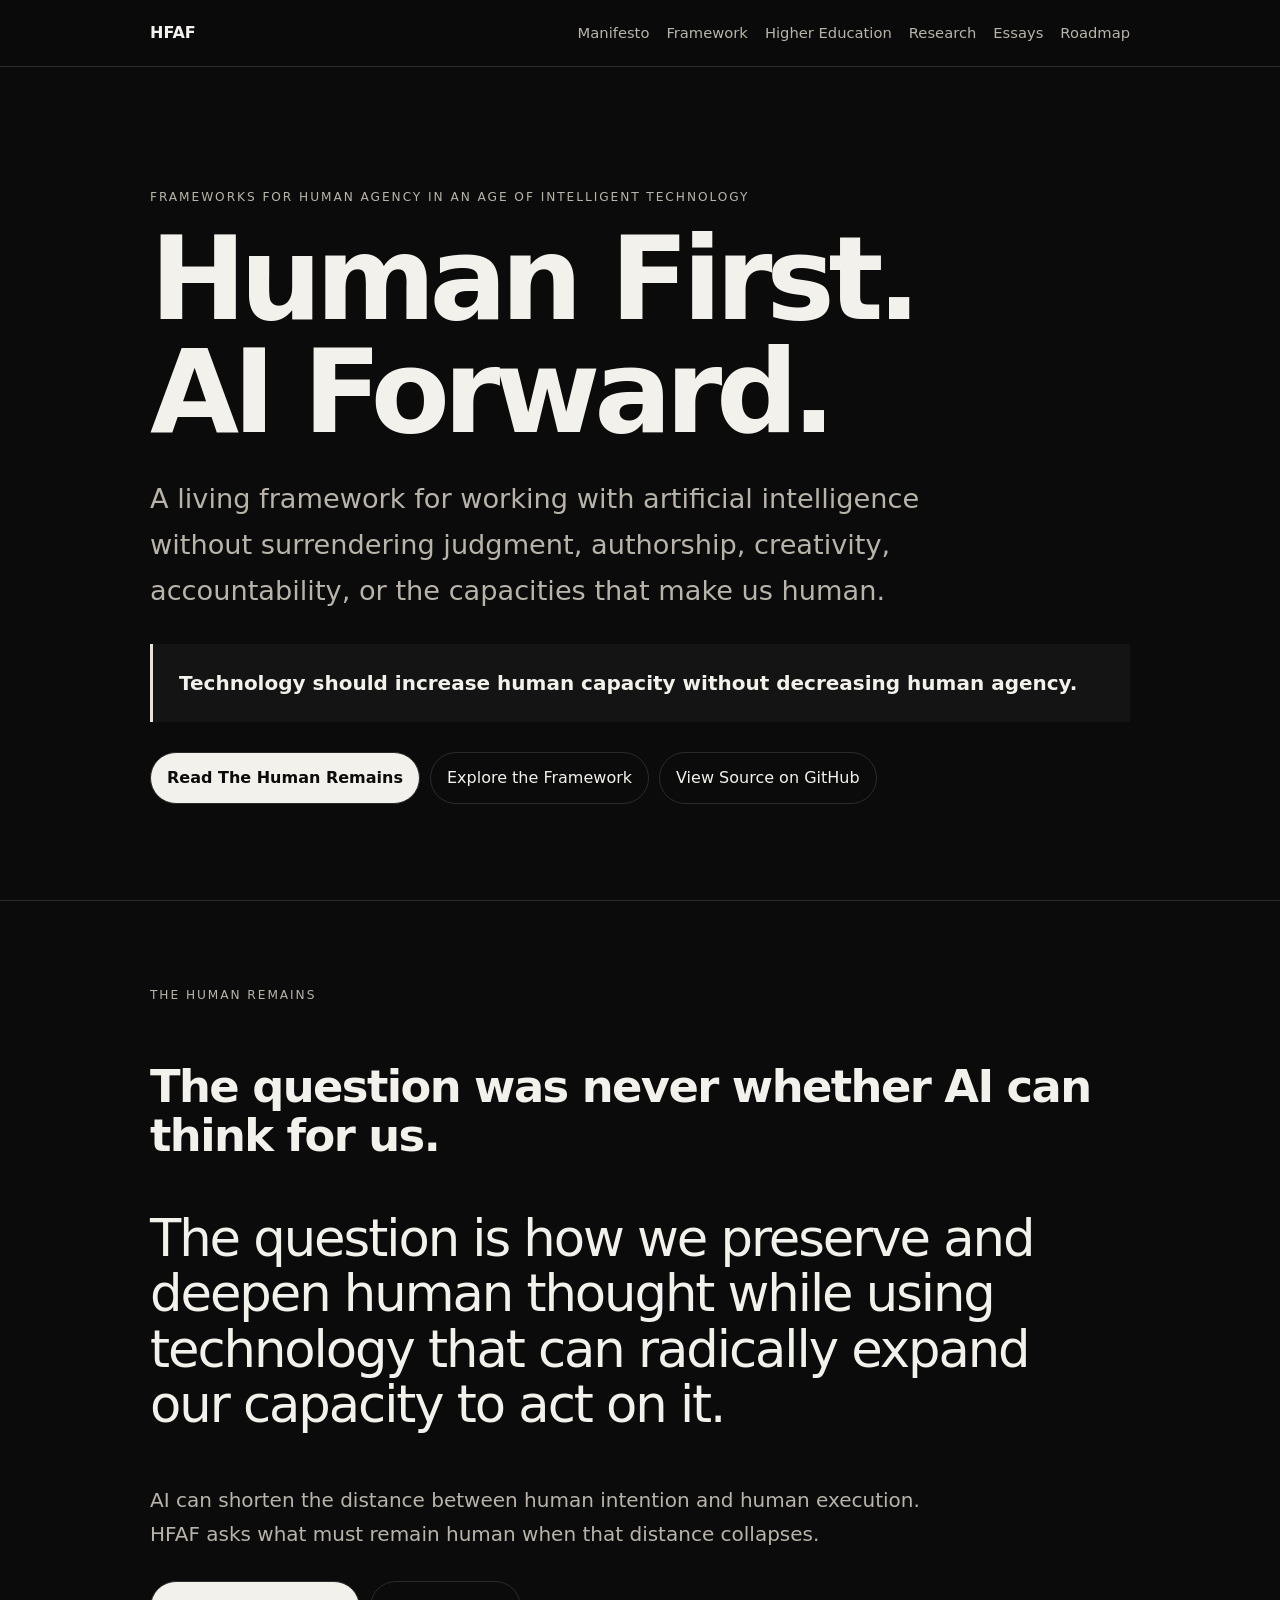
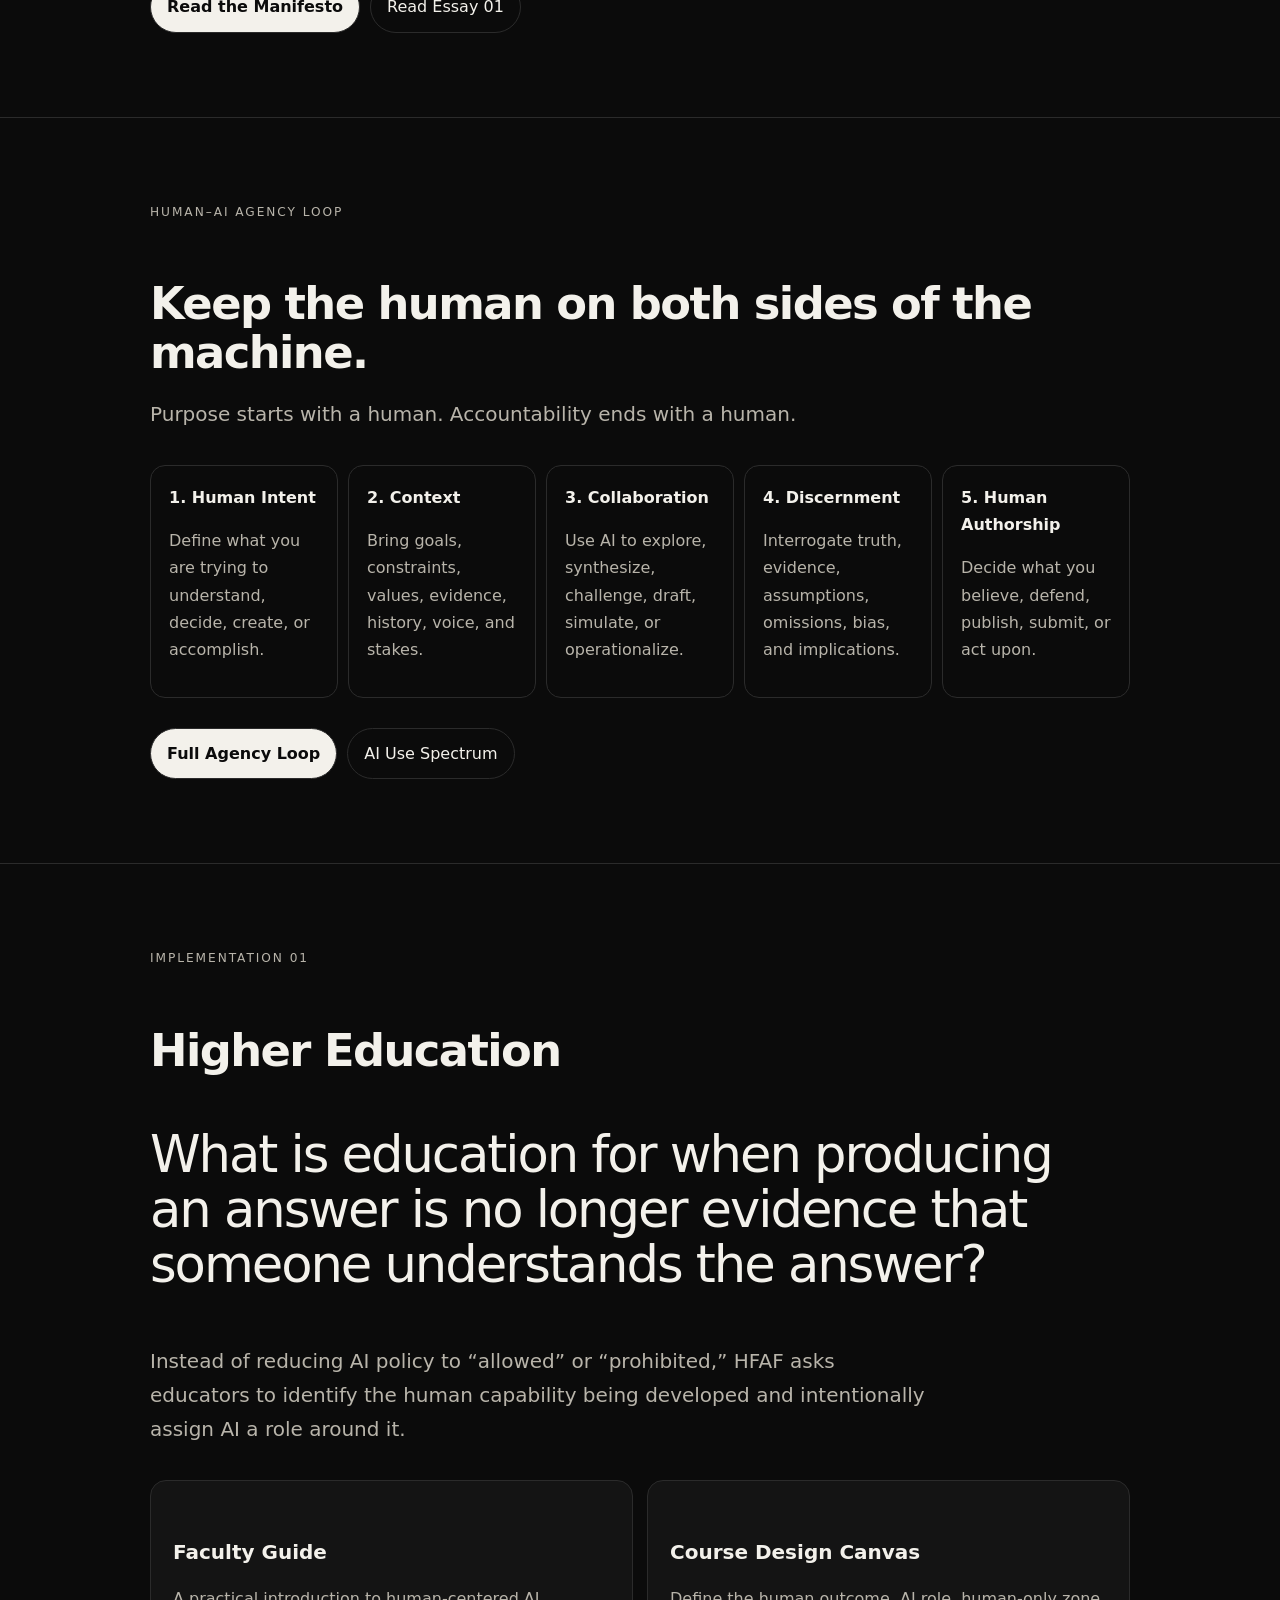
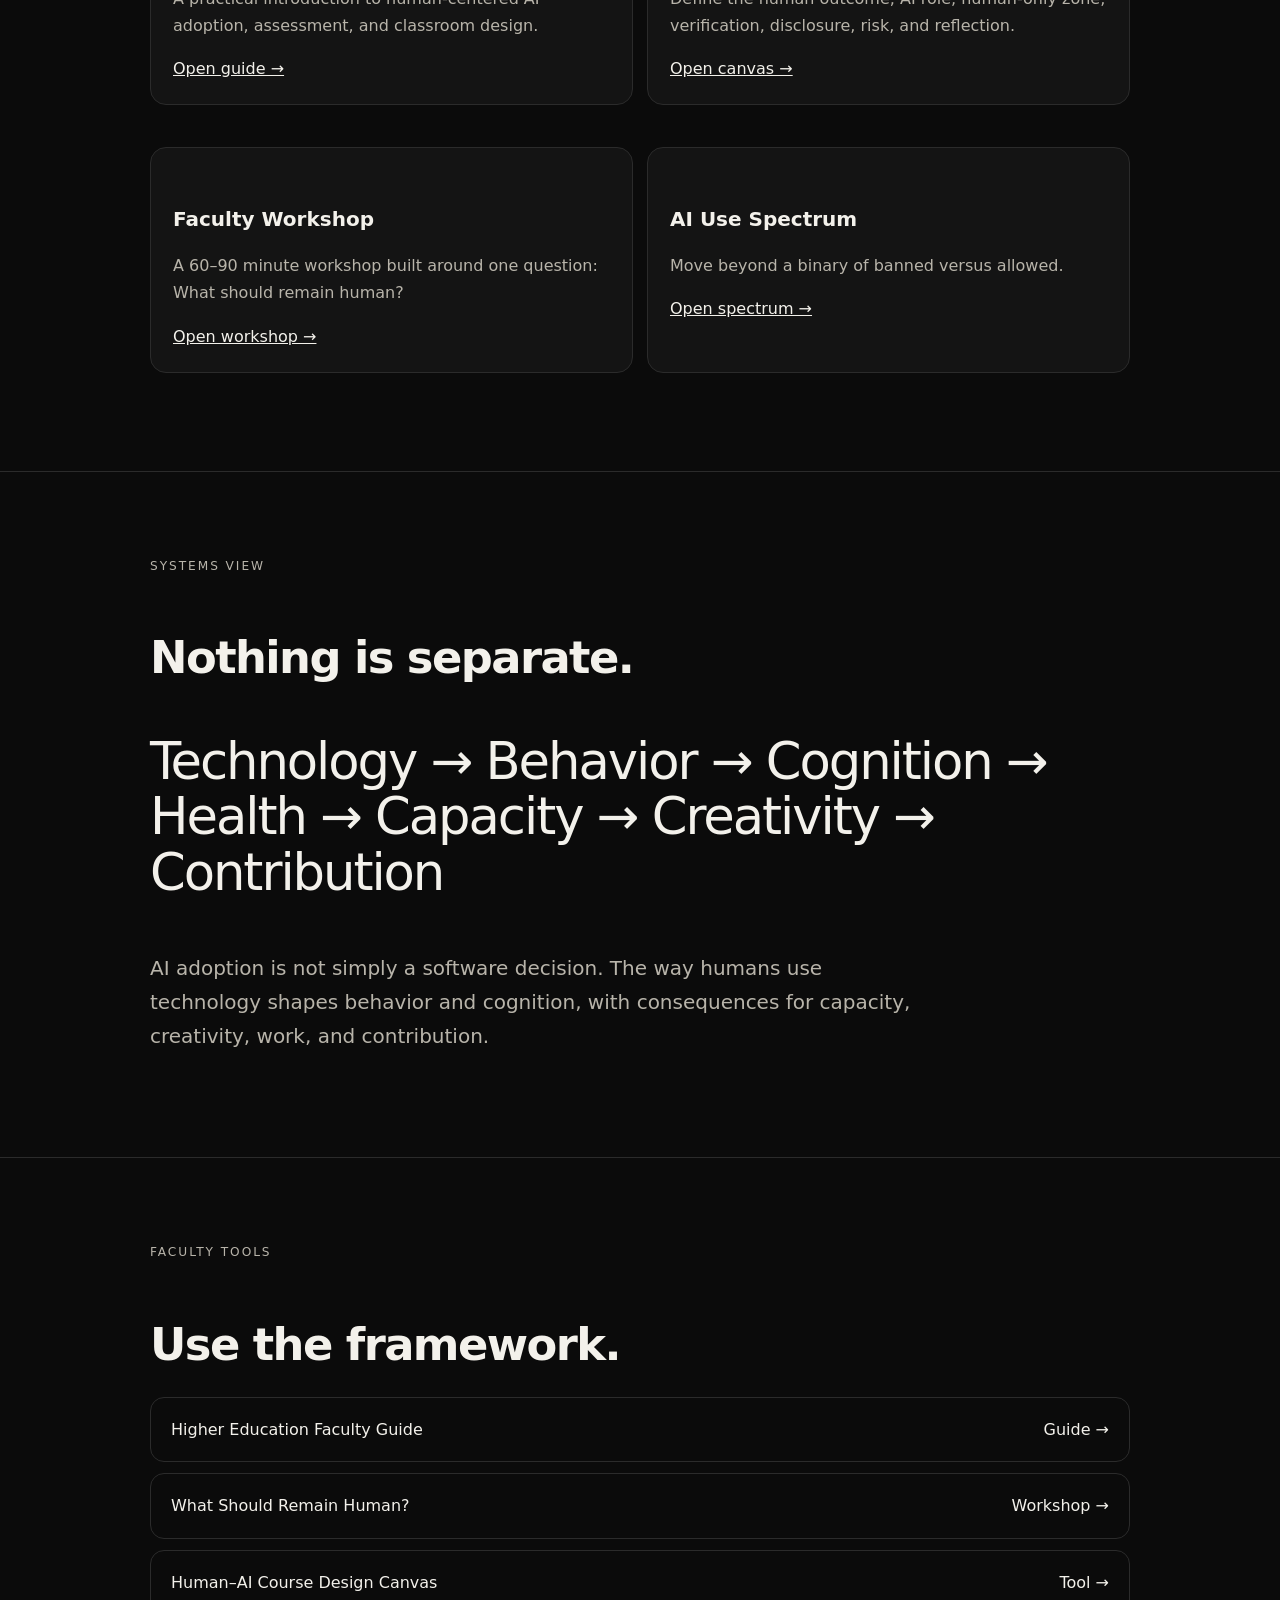
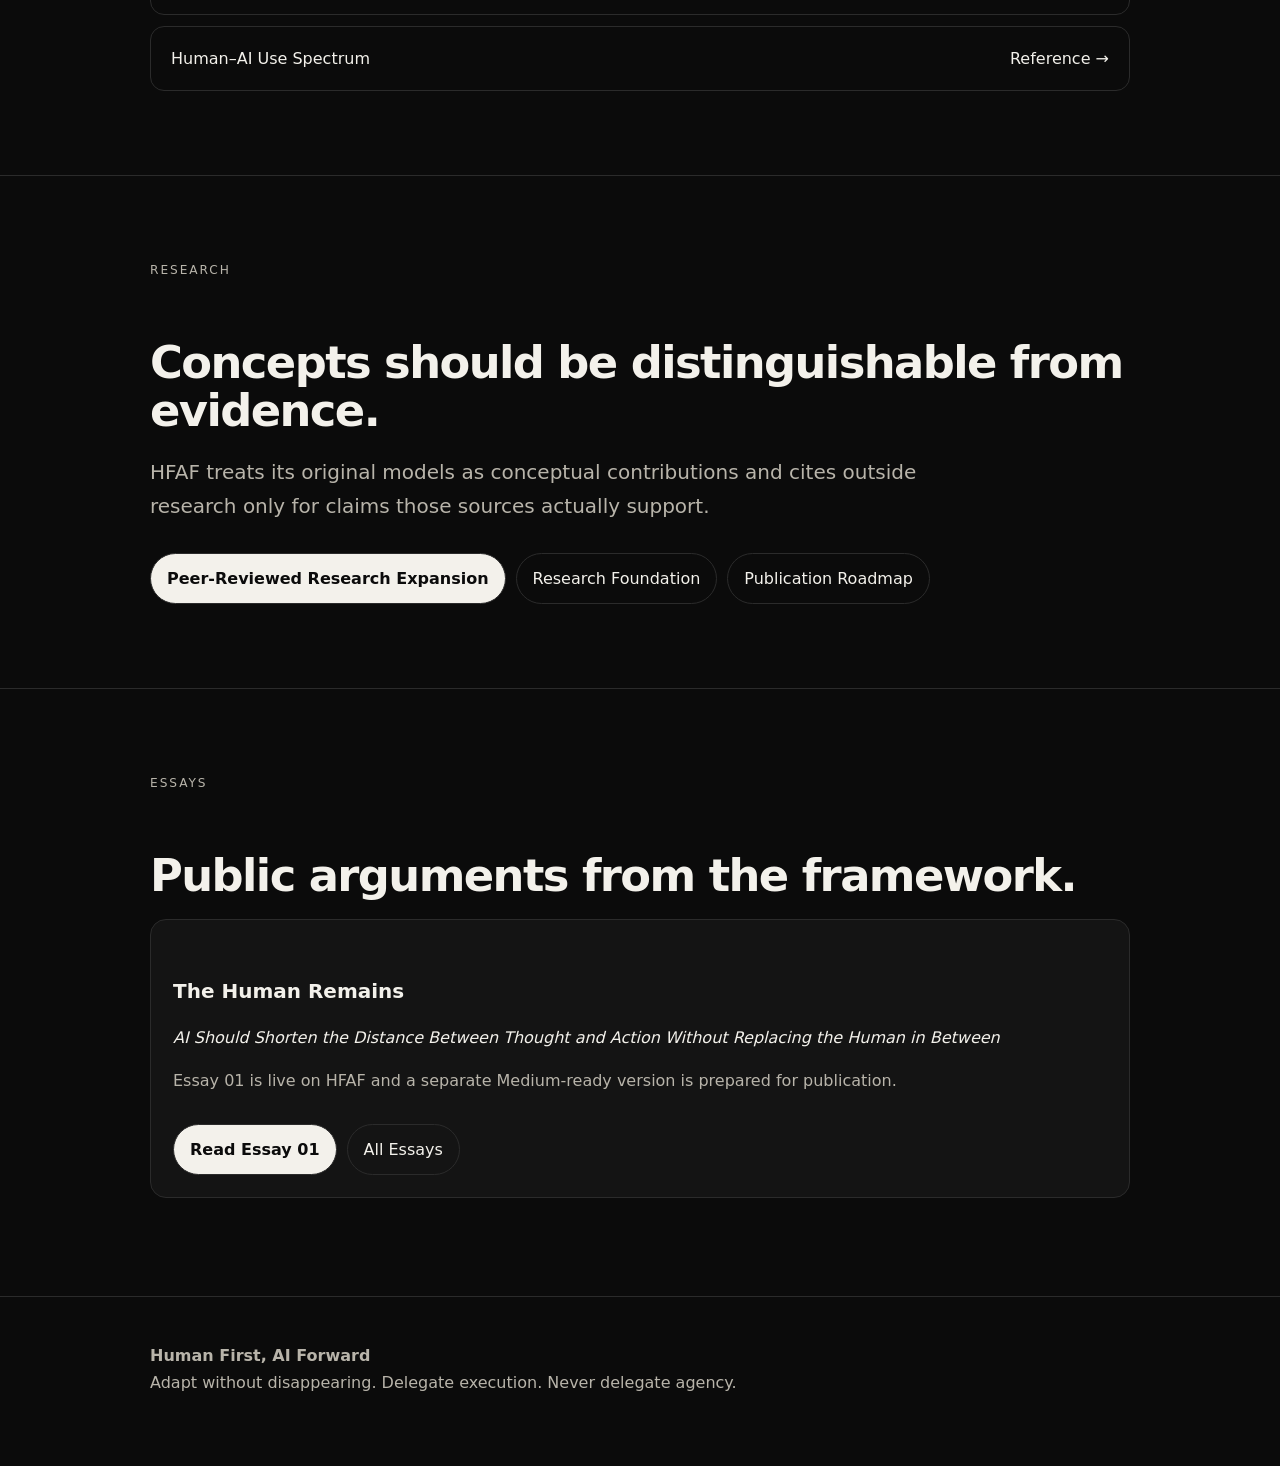
<file: index.html>
<!doctype html><html lang="en"><head><meta charset="utf-8"><meta name="viewport" content="width=device-width,initial-scale=1"><meta http-equiv="refresh" content="0; url=docs/index.html"><title>Human First, AI Forward</title><script>window.location.replace('docs/index.html');</script></head><body><p>Opening <a href="docs/index.html">Human First, AI Forward</a>…</p></body></html>
</file>
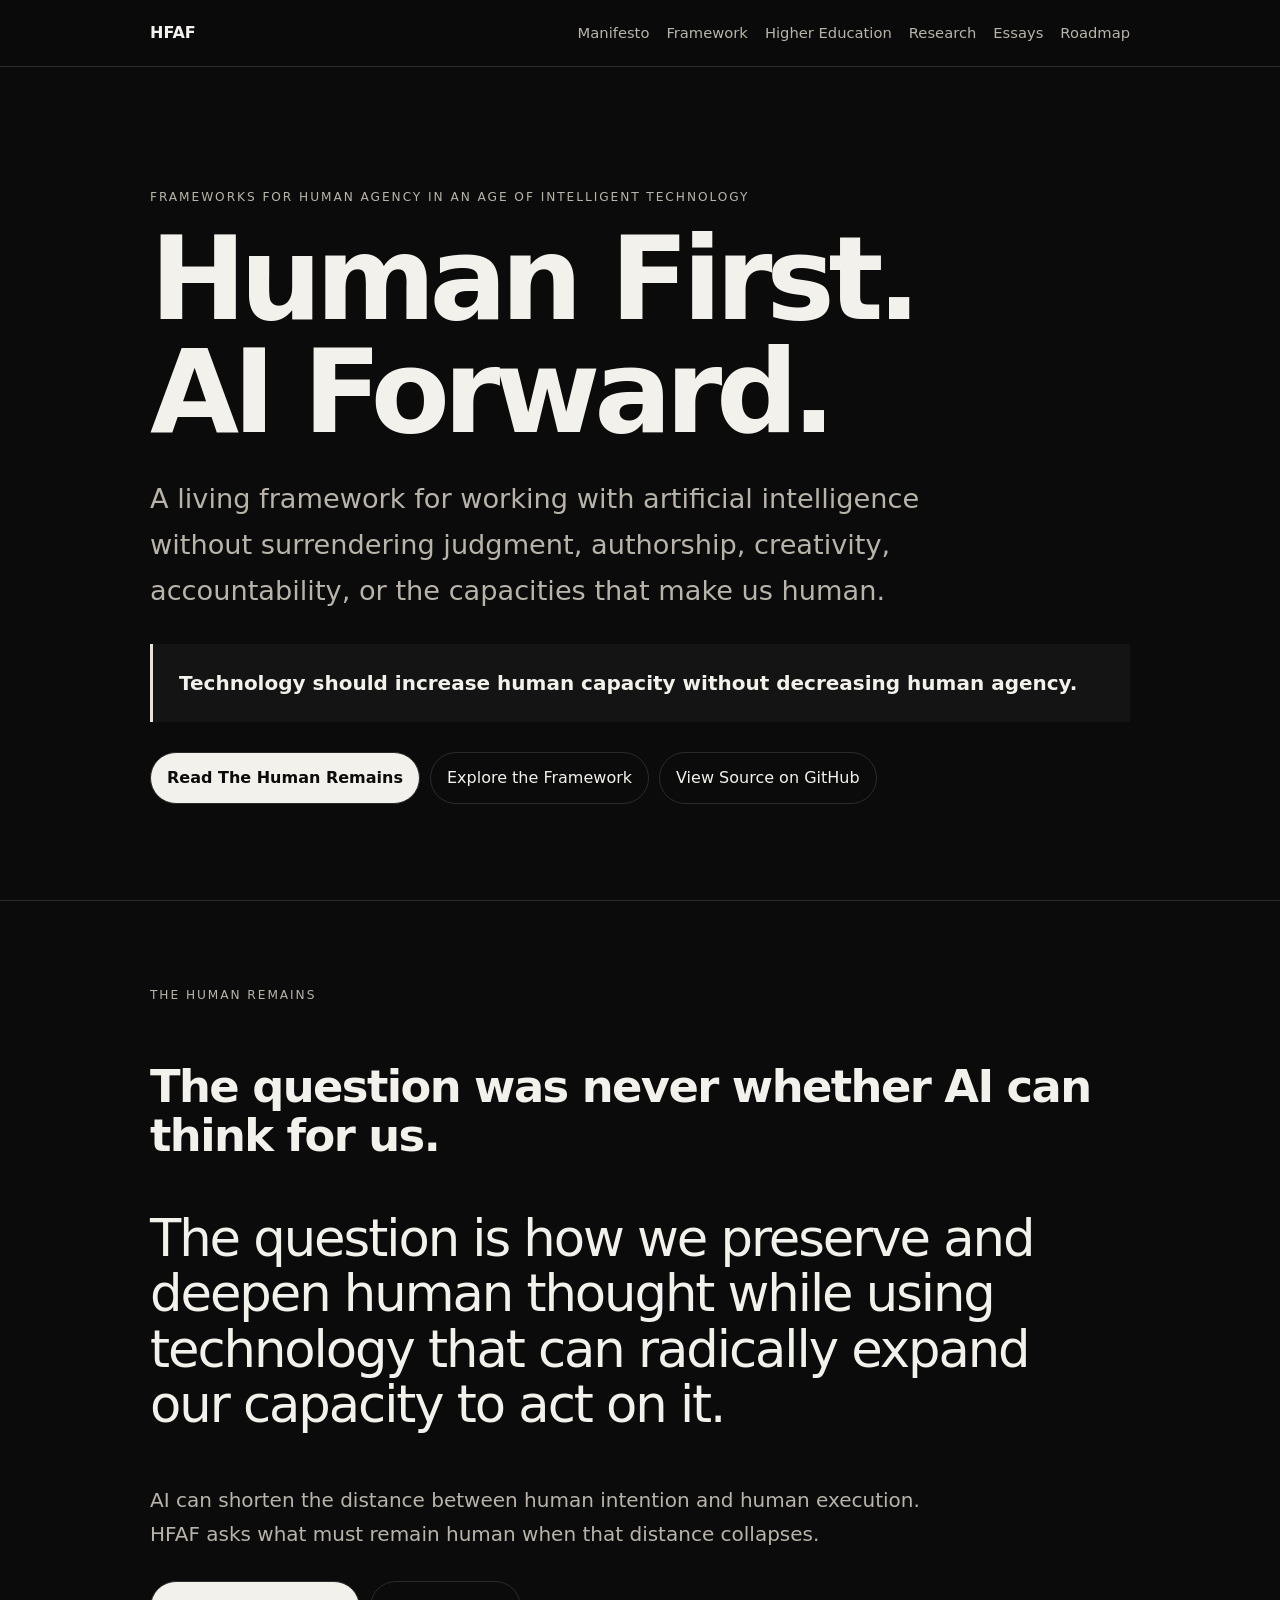
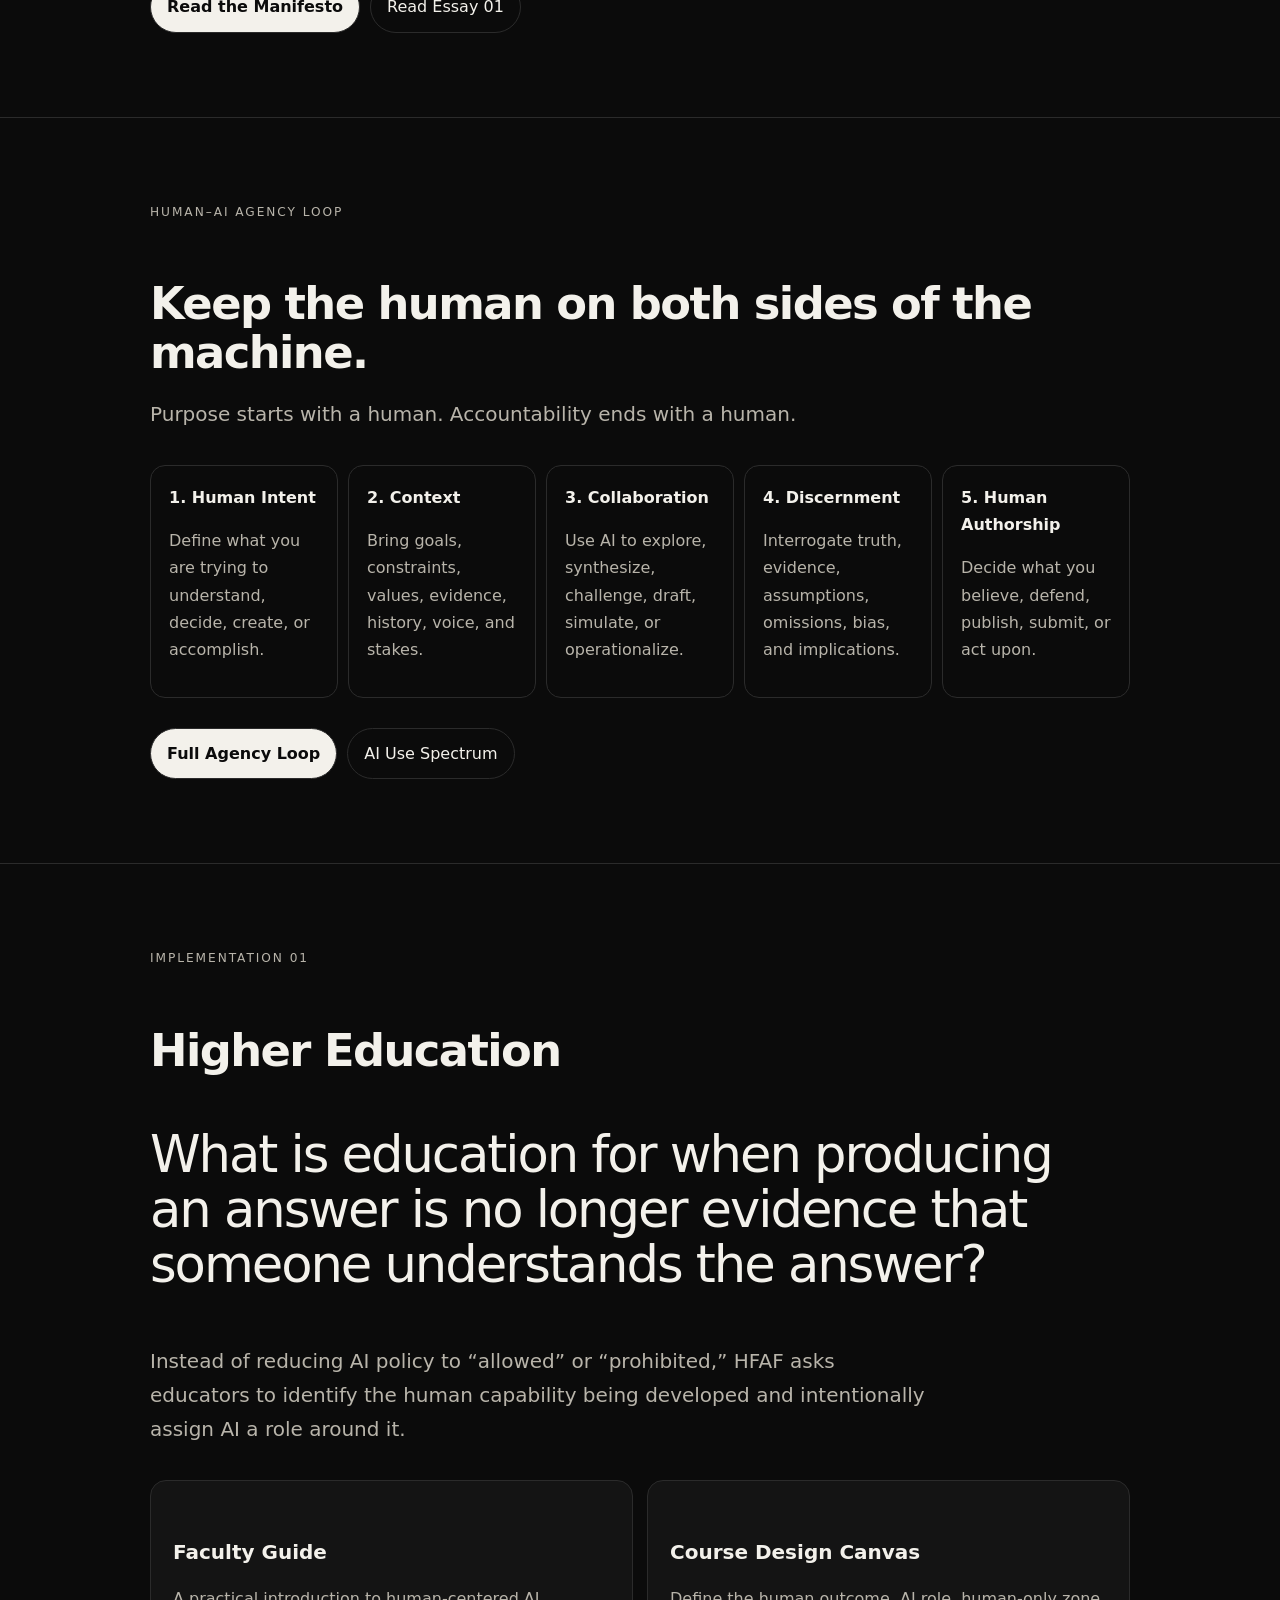
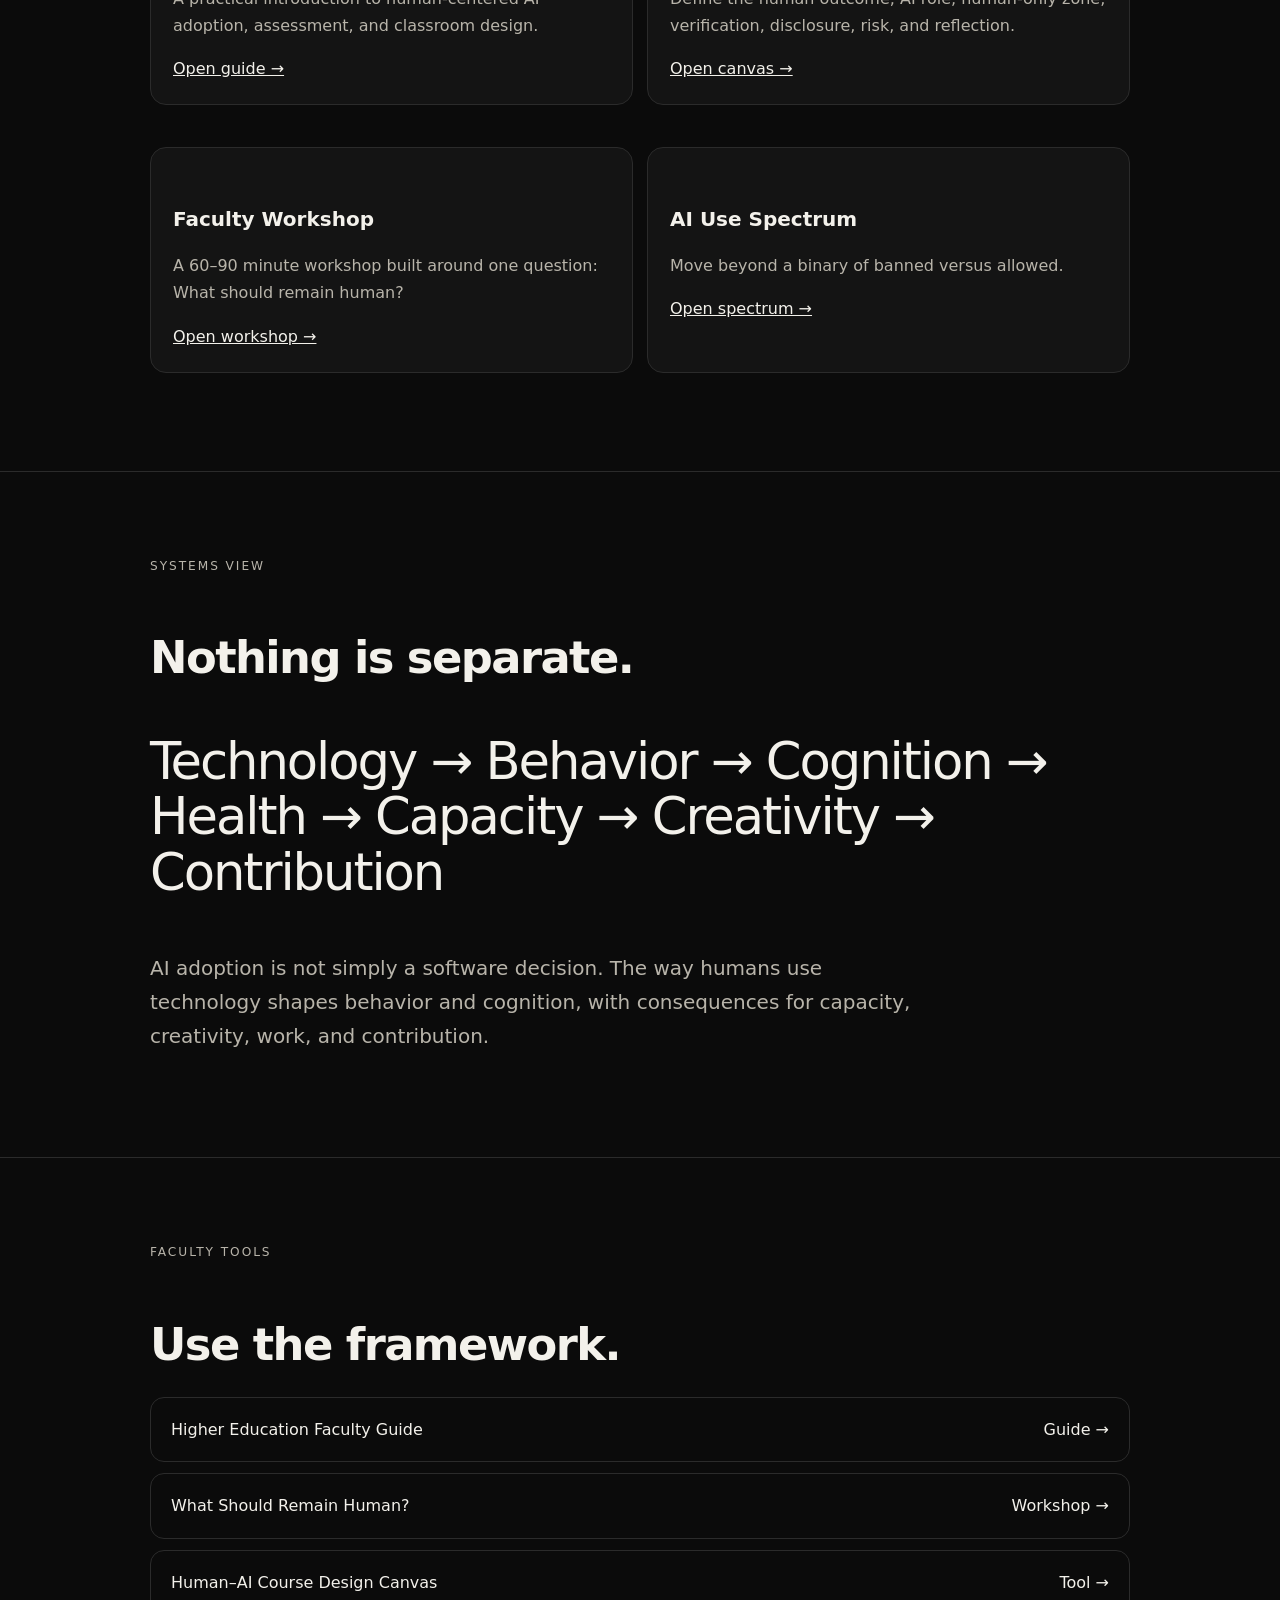
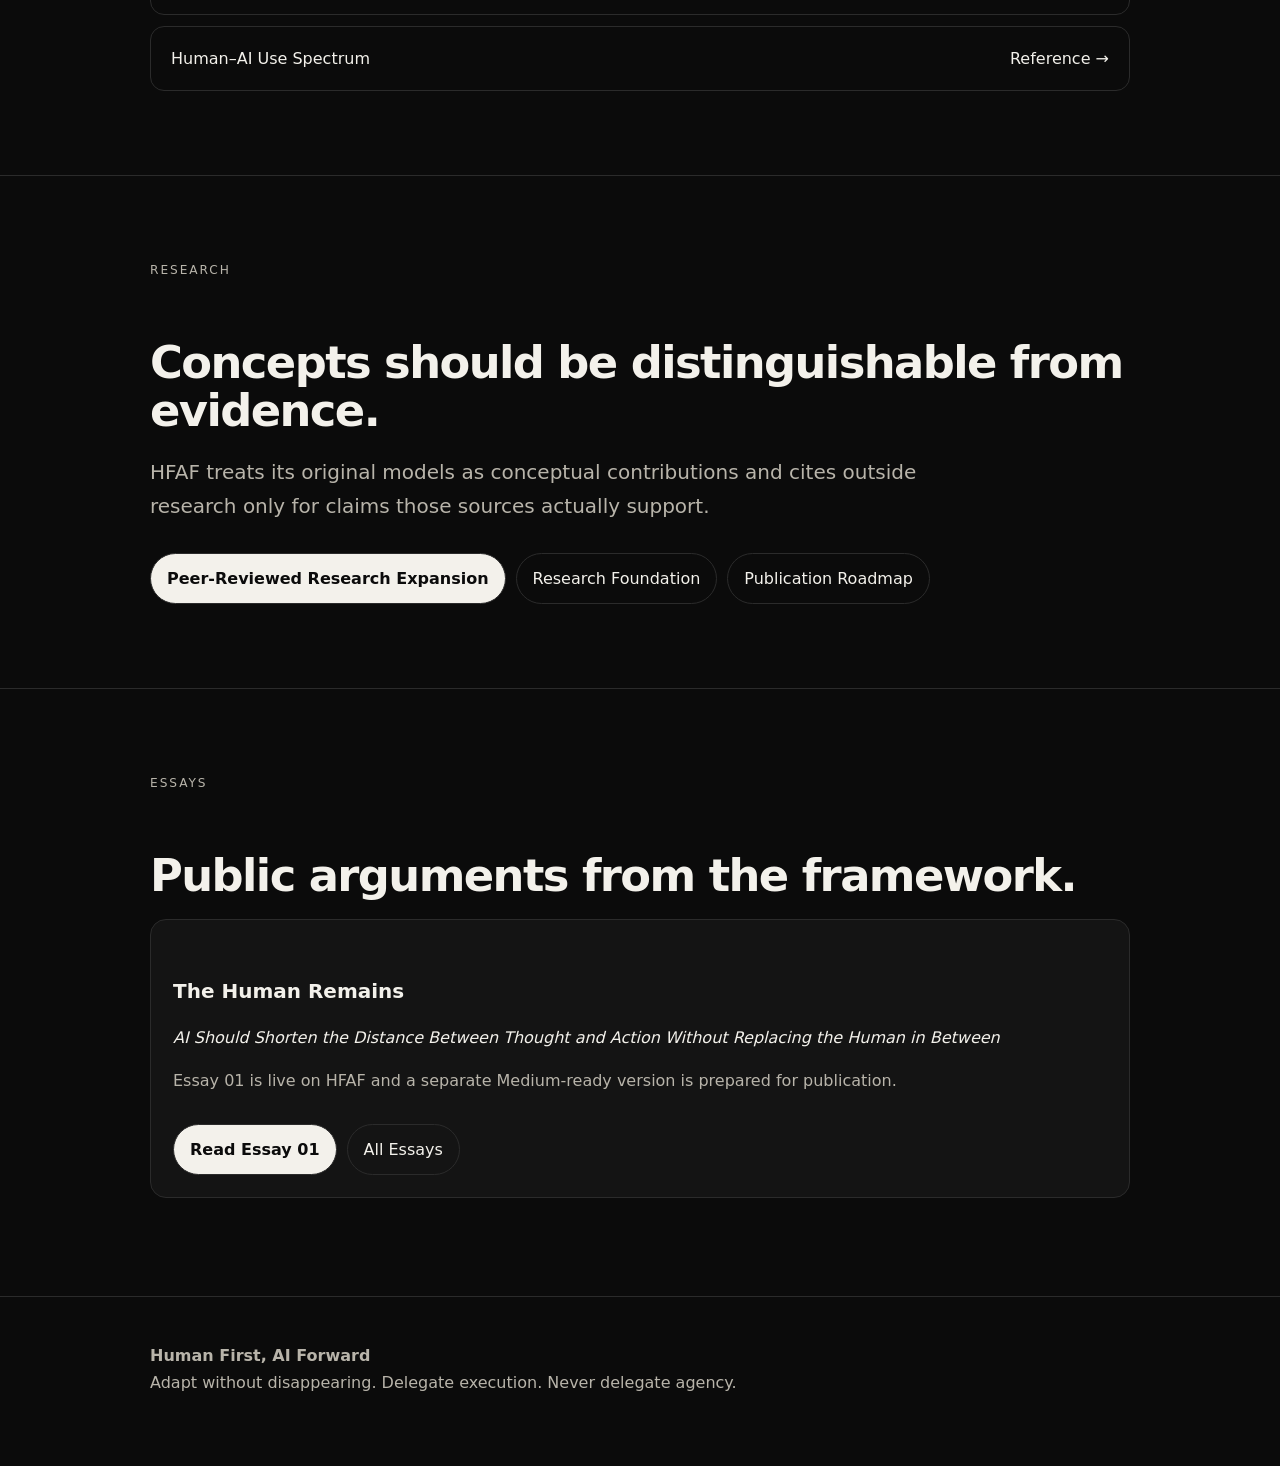
<file: docs/index.html>
<!doctype html><html lang="en"><head><meta charset="utf-8"><meta name="viewport" content="width=device-width,initial-scale=1"><title>Human First, AI Forward</title><meta name="description" content="A human-centered framework for preserving agency, thought, creativity, and responsibility while expanding human capacity through AI."><link rel="stylesheet" href="styles.css"><style>.hero{padding:120px 0 96px}.hero h1{font-size:clamp(3.8rem,9vw,7.6rem);max-width:1000px}.hero .lead{font-size:clamp(1.2rem,2.3vw,1.7rem)}section{padding:84px 0;border-top:1px solid var(--line)}.quote-big{font-size:clamp(1.9rem,4vw,3.8rem);line-height:1.08;letter-spacing:-.04em;max-width:930px}.loop{display:grid;grid-template-columns:repeat(5,1fr);gap:10px;margin-top:34px}.loop div{border:1px solid var(--line);border-radius:15px;padding:18px;min-height:145px}.resource-list{display:grid;gap:11px;margin-top:28px}.resource-list a{display:flex;justify-content:space-between;gap:20px;text-decoration:none;padding:18px 20px;border:1px solid var(--line);border-radius:14px}@media(max-width:850px){.loop{grid-template-columns:1fr}}</style></head><body><nav><div class="wrap"><a class="brand" href="index.html">HFAF</a><div class="navlinks"><a href="manifesto.html">Manifesto</a><a href="framework.html">Framework</a><a href="faculty-guide.html">Higher Education</a><a href="research.html">Research</a><a href="essays.html">Essays</a><a href="publication-roadmap.html">Roadmap</a></div></div></nav><main><header class="hero"><div class="wrap"><div class="eyebrow">Frameworks for Human Agency in an Age of Intelligent Technology</div><h1>Human First.<br>AI Forward.</h1><p class="lead">A living framework for working with artificial intelligence without surrendering judgment, authorship, creativity, accountability, or the capacities that make us human.</p><div class="quote"><strong>Technology should increase human capacity without decreasing human agency.</strong></div><div class="actions"><a class="btn primary" href="manifesto.html">Read The Human Remains</a><a class="btn" href="framework.html">Explore the Framework</a><a class="btn" href="https://github.com/Iamlegend-Imani/HFAF-Human-First-AI-Forward">View Source on GitHub</a></div></div></header><section><div class="wrap"><div class="eyebrow">The Human Remains</div><h2>The question was never whether AI can think for us.</h2><p class="quote-big">The question is how we preserve and deepen human thought while using technology that can radically expand our capacity to act on it.</p><p class="lead">AI can shorten the distance between human intention and human execution. HFAF asks what must remain human when that distance collapses.</p><div class="actions"><a class="btn primary" href="manifesto.html">Read the Manifesto</a><a class="btn" href="essay-the-human-remains.html">Read Essay 01</a></div></div></section><section><div class="wrap"><div class="eyebrow">Human–AI Agency Loop</div><h2>Keep the human on both sides of the machine.</h2><p class="lead">Purpose starts with a human. Accountability ends with a human.</p><div class="loop"><div><strong>1. Human Intent</strong><p class="muted">Define what you are trying to understand, decide, create, or accomplish.</p></div><div><strong>2. Context</strong><p class="muted">Bring goals, constraints, values, evidence, history, voice, and stakes.</p></div><div><strong>3. Collaboration</strong><p class="muted">Use AI to explore, synthesize, challenge, draft, simulate, or operationalize.</p></div><div><strong>4. Discernment</strong><p class="muted">Interrogate truth, evidence, assumptions, omissions, bias, and implications.</p></div><div><strong>5. Human Authorship</strong><p class="muted">Decide what you believe, defend, publish, submit, or act upon.</p></div></div><div class="actions"><a class="btn primary" href="framework.html">Full Agency Loop</a><a class="btn" href="spectrum.html">AI Use Spectrum</a></div></div></section><section><div class="wrap"><div class="eyebrow">Implementation 01</div><h2>Higher Education</h2><p class="quote-big">What is education for when producing an answer is no longer evidence that someone understands the answer?</p><p class="lead">Instead of reducing AI policy to “allowed” or “prohibited,” HFAF asks educators to identify the human capability being developed and intentionally assign AI a role around it.</p><div class="grid"><div class="card"><h3>Faculty Guide</h3><p class="muted">A practical introduction to human-centered AI adoption, assessment, and classroom design.</p><a href="faculty-guide.html">Open guide →</a></div><div class="card"><h3>Course Design Canvas</h3><p class="muted">Define the human outcome, AI role, human-only zone, verification, disclosure, risk, and reflection.</p><a href="course-design-canvas.html">Open canvas →</a></div><div class="card"><h3>Faculty Workshop</h3><p class="muted">A 60–90 minute workshop built around one question: What should remain human?</p><a href="workshop.html">Open workshop →</a></div><div class="card"><h3>AI Use Spectrum</h3><p class="muted">Move beyond a binary of banned versus allowed.</p><a href="spectrum.html">Open spectrum →</a></div></div></div></section><section><div class="wrap"><div class="eyebrow">Systems View</div><h2>Nothing is separate.</h2><p class="quote-big">Technology → Behavior → Cognition → Health → Capacity → Creativity → Contribution</p><p class="lead">AI adoption is not simply a software decision. The way humans use technology shapes behavior and cognition, with consequences for capacity, creativity, work, and contribution.</p></div></section><section><div class="wrap"><div class="eyebrow">Faculty Tools</div><h2>Use the framework.</h2><div class="resource-list"><a href="faculty-guide.html"><span>Higher Education Faculty Guide</span><span>Guide →</span></a><a href="workshop.html"><span>What Should Remain Human?</span><span>Workshop →</span></a><a href="course-design-canvas.html"><span>Human–AI Course Design Canvas</span><span>Tool →</span></a><a href="spectrum.html"><span>Human–AI Use Spectrum</span><span>Reference →</span></a></div></div></section><section><div class="wrap"><div class="eyebrow">Research</div><h2>Concepts should be distinguishable from evidence.</h2><p class="lead">HFAF treats its original models as conceptual contributions and cites outside research only for claims those sources actually support.</p><div class="actions"><a class="btn primary" href="research-expansion.html">Peer-Reviewed Research Expansion</a><a class="btn" href="research.html">Research Foundation</a><a class="btn" href="publication-roadmap.html">Publication Roadmap</a></div></div></section><section><div class="wrap"><div class="eyebrow">Essays</div><h2>Public arguments from the framework.</h2><div class="card"><h3>The Human Remains</h3><p><em>AI Should Shorten the Distance Between Thought and Action Without Replacing the Human in Between</em></p><p class="muted">Essay 01 is live on HFAF and a separate Medium-ready version is prepared for publication.</p><div class="actions"><a class="btn primary" href="essay-the-human-remains.html">Read Essay 01</a><a class="btn" href="essays.html">All Essays</a></div></div></div></section></main><footer><div class="wrap"><strong>Human First, AI Forward</strong><br>Adapt without disappearing. Delegate execution. Never delegate agency.</div></footer></body></html>
</file>
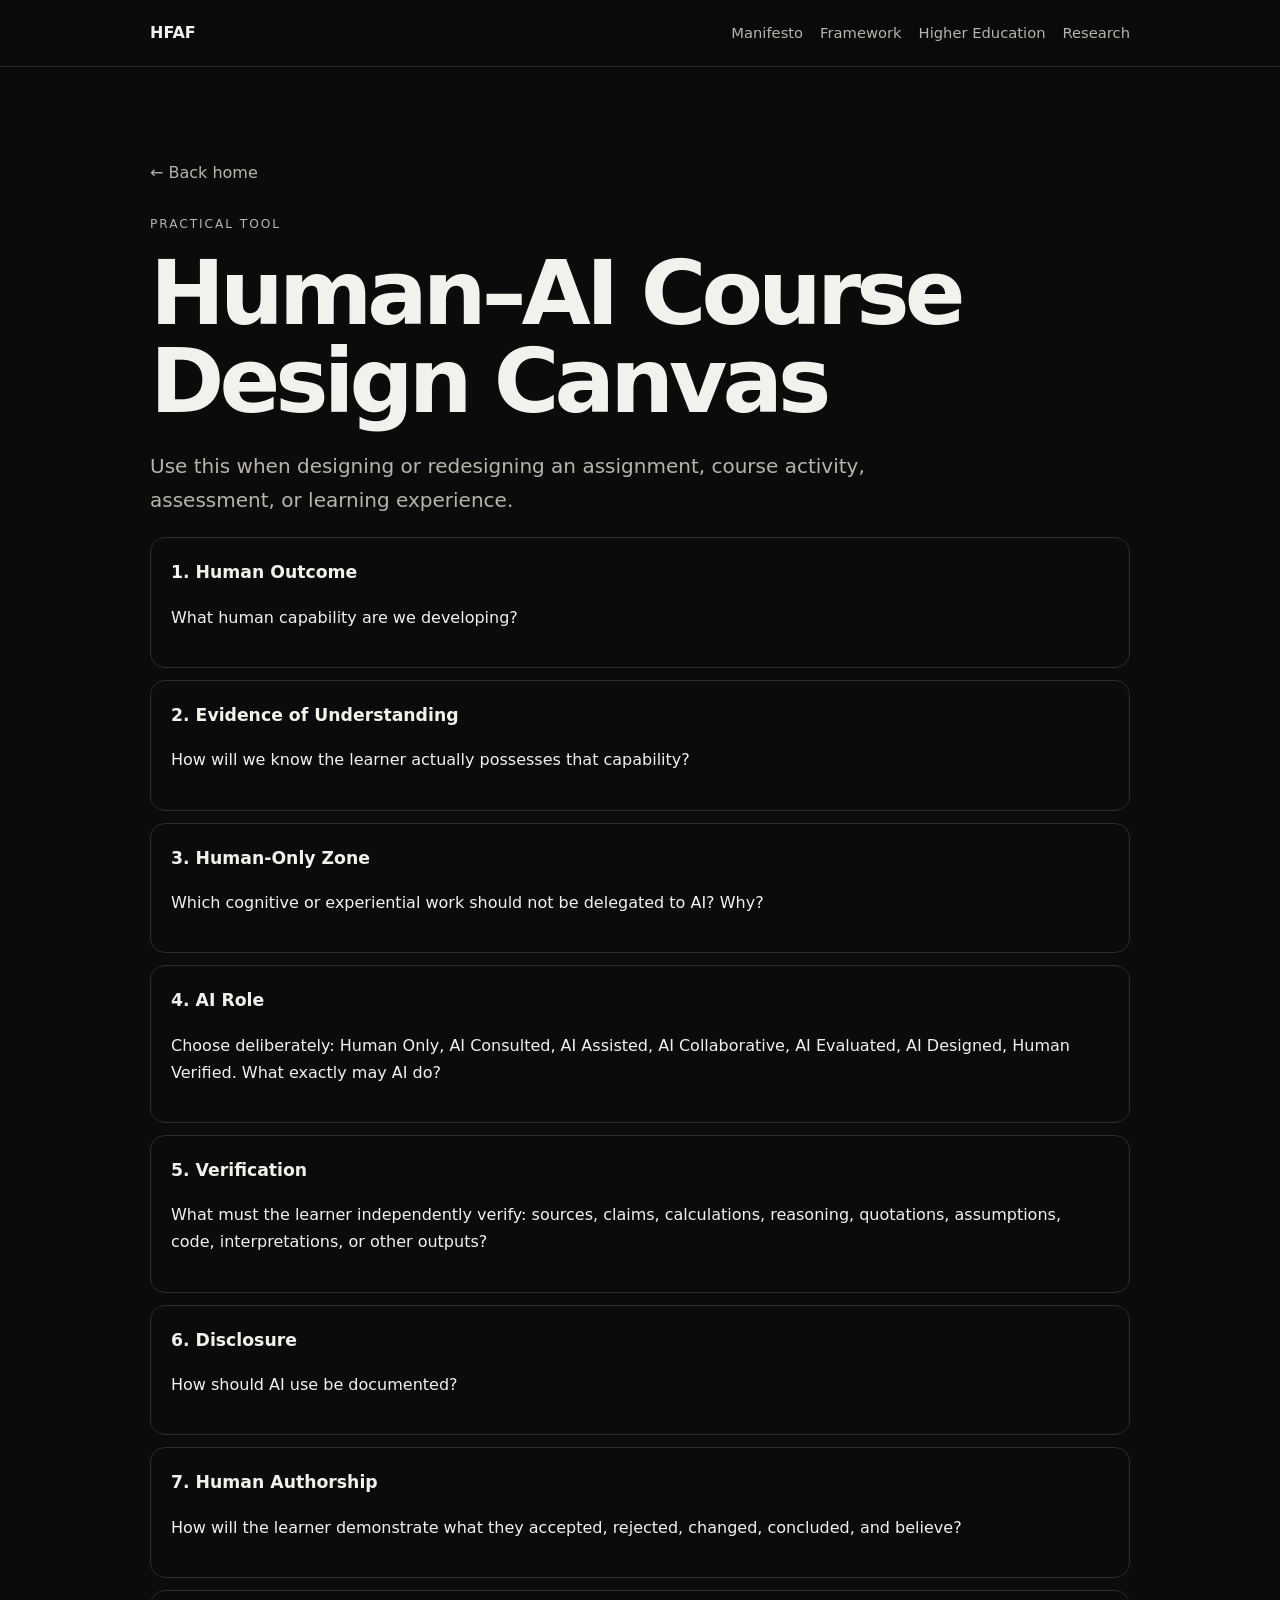
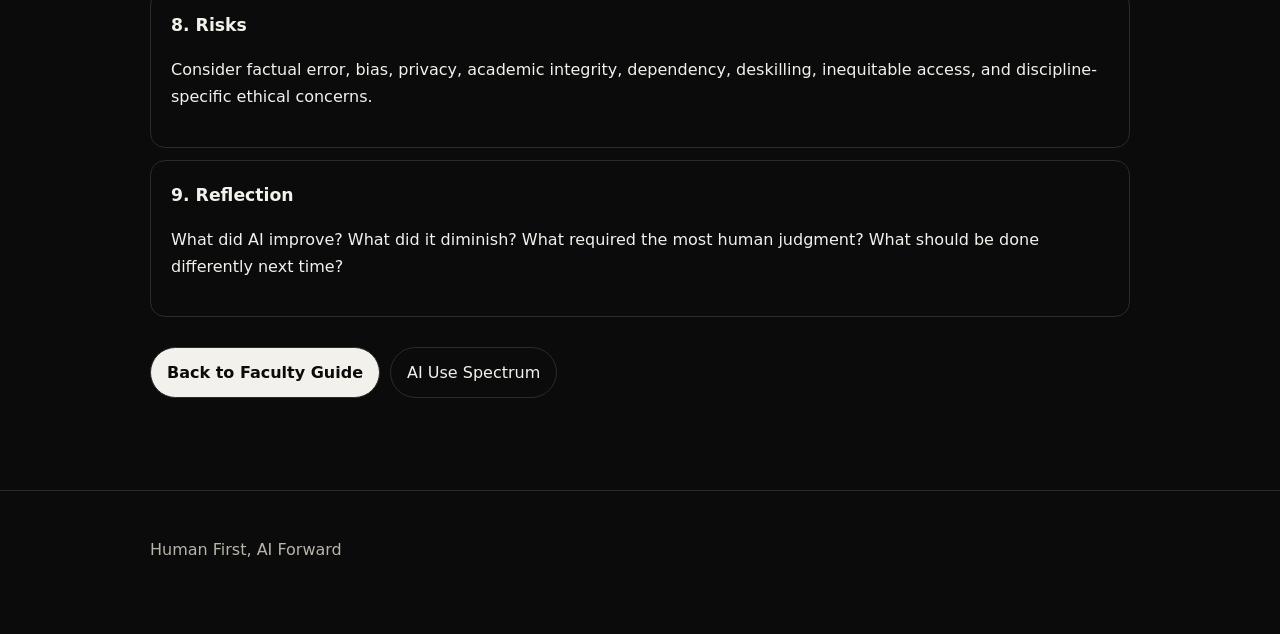
<file: docs/course-design-canvas.html>
<!doctype html><html lang="en"><head><meta charset="utf-8"><meta name="viewport" content="width=device-width,initial-scale=1"><title>Course Design Canvas | HFAF</title><link rel="stylesheet" href="styles.css"></head><body><nav><div class="wrap"><a class="brand" href="index.html">HFAF</a><div class="navlinks"><a href="manifesto.html">Manifesto</a><a href="framework.html">Framework</a><a href="faculty-guide.html">Higher Education</a><a href="research.html">Research</a></div></div></nav><main class="page"><div class="wrap"><a class="back" href="index.html">← Back home</a><div class="eyebrow">Practical Tool</div><h1>Human–AI Course Design Canvas</h1><p class="lead">Use this when designing or redesigning an assignment, course activity, assessment, or learning experience.</p><div class="steps"><div class="step"><strong>1. Human Outcome</strong><p>What human capability are we developing?</p></div><div class="step"><strong>2. Evidence of Understanding</strong><p>How will we know the learner actually possesses that capability?</p></div><div class="step"><strong>3. Human-Only Zone</strong><p>Which cognitive or experiential work should not be delegated to AI? Why?</p></div><div class="step"><strong>4. AI Role</strong><p>Choose deliberately: Human Only, AI Consulted, AI Assisted, AI Collaborative, AI Evaluated, AI Designed, Human Verified. What exactly may AI do?</p></div><div class="step"><strong>5. Verification</strong><p>What must the learner independently verify: sources, claims, calculations, reasoning, quotations, assumptions, code, interpretations, or other outputs?</p></div><div class="step"><strong>6. Disclosure</strong><p>How should AI use be documented?</p></div><div class="step"><strong>7. Human Authorship</strong><p>How will the learner demonstrate what they accepted, rejected, changed, concluded, and believe?</p></div><div class="step"><strong>8. Risks</strong><p>Consider factual error, bias, privacy, academic integrity, dependency, deskilling, inequitable access, and discipline-specific ethical concerns.</p></div><div class="step"><strong>9. Reflection</strong><p>What did AI improve? What did it diminish? What required the most human judgment? What should be done differently next time?</p></div></div><div class="actions"><a class="btn primary" href="faculty-guide.html">Back to Faculty Guide</a><a class="btn" href="spectrum.html">AI Use Spectrum</a></div></div></main><footer><div class="wrap">Human First, AI Forward</div></footer></body></html>
</file>
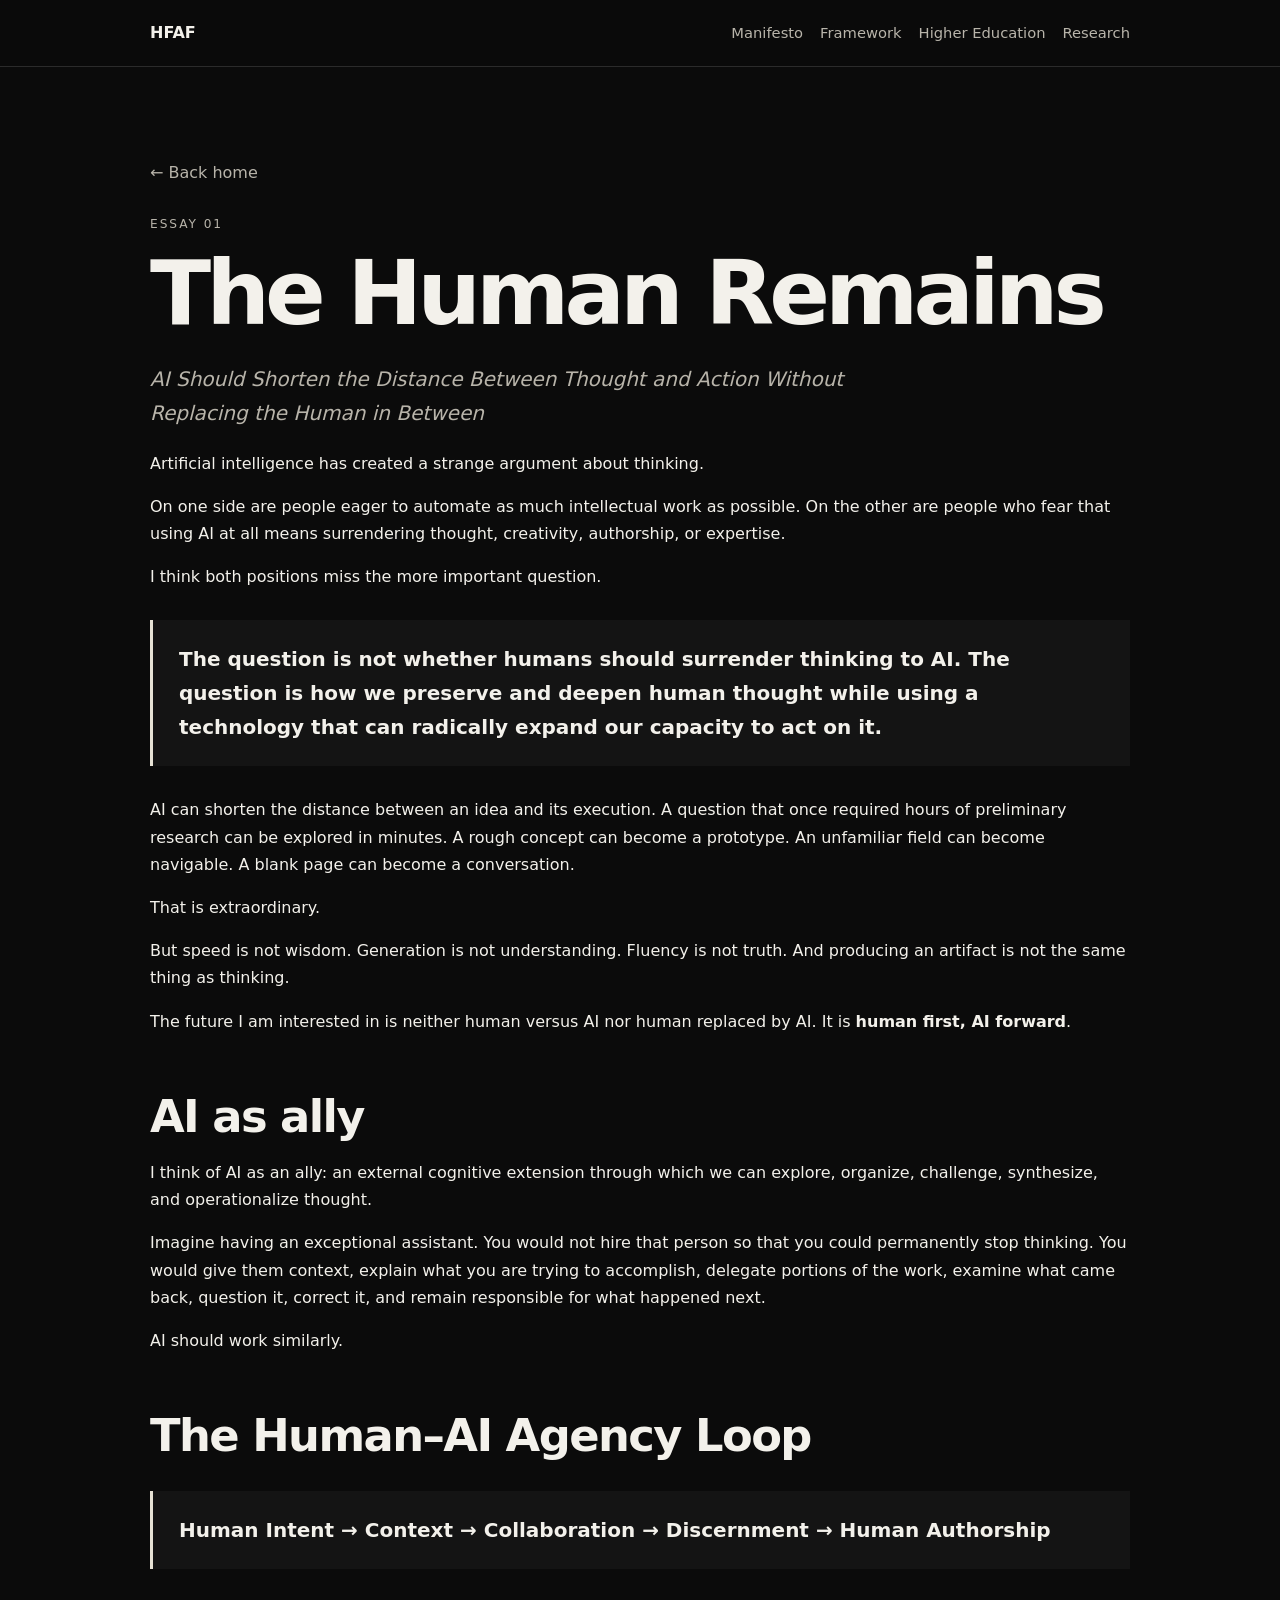
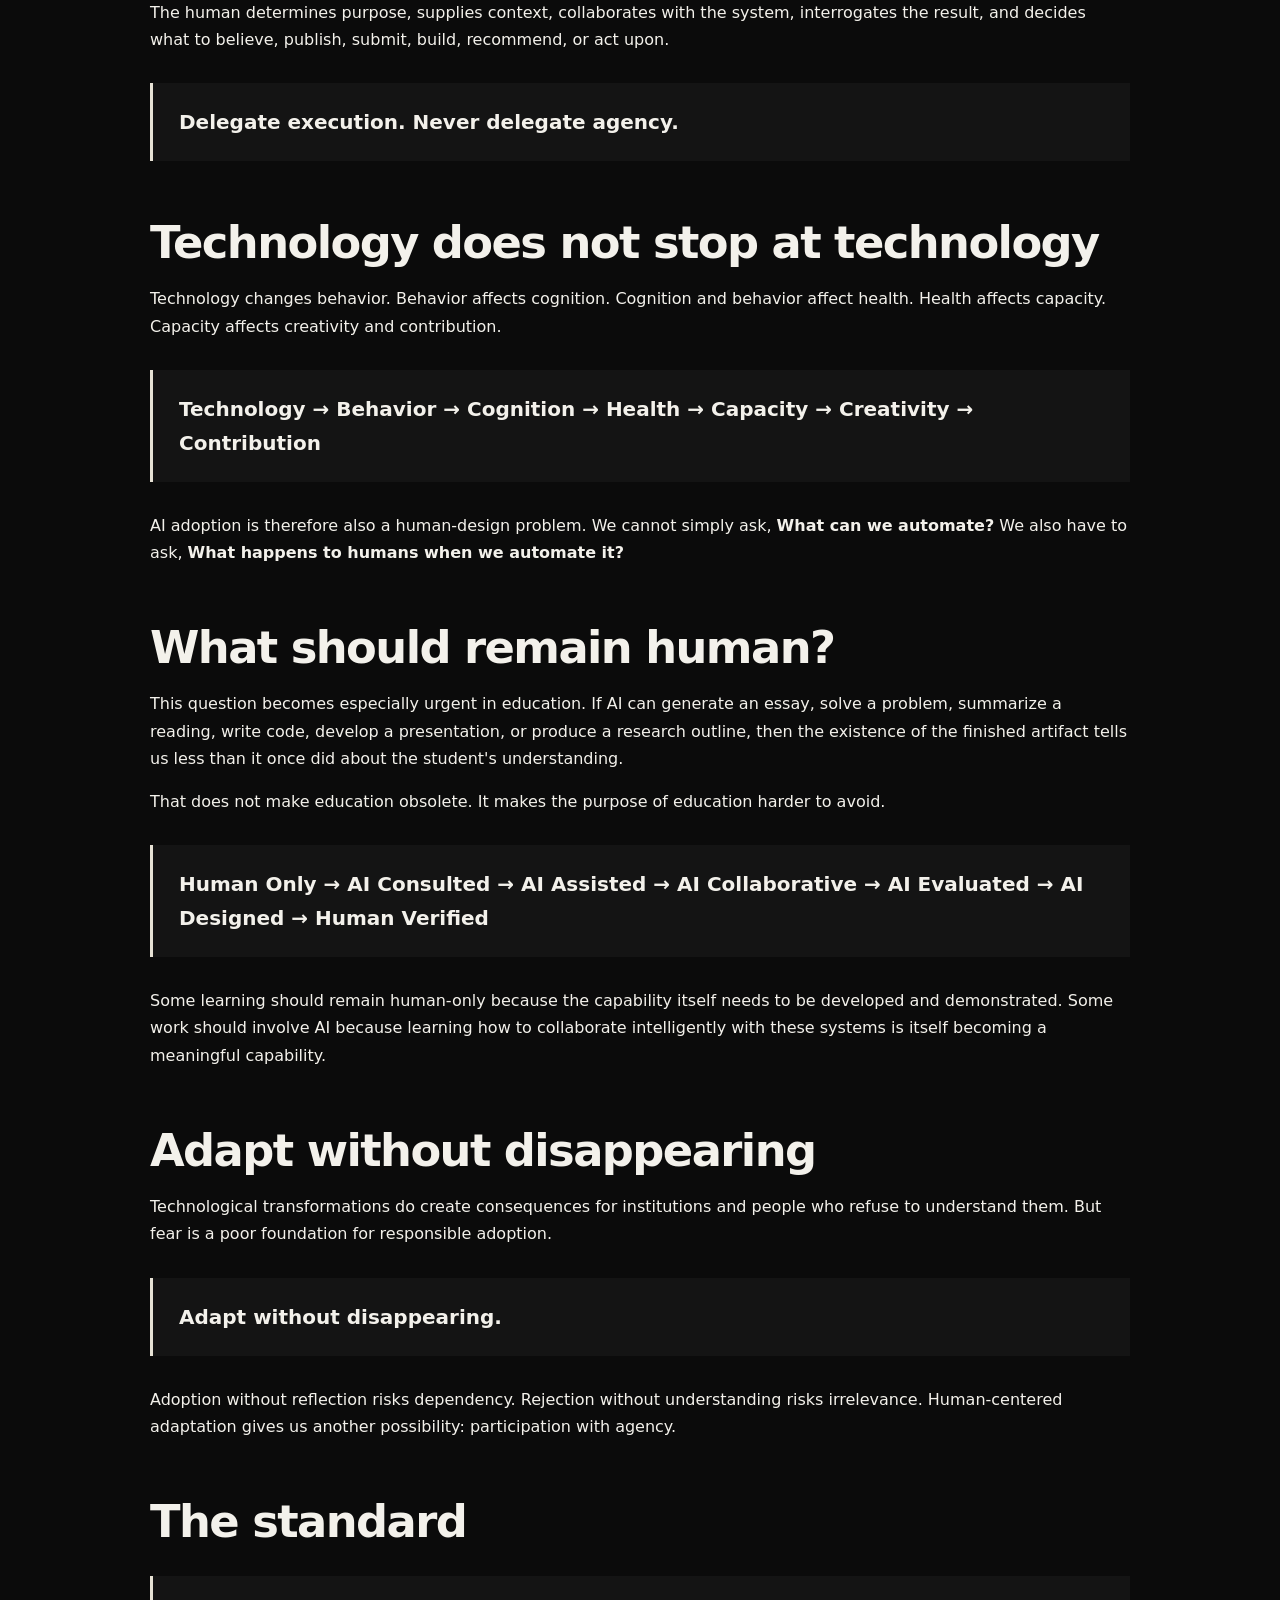
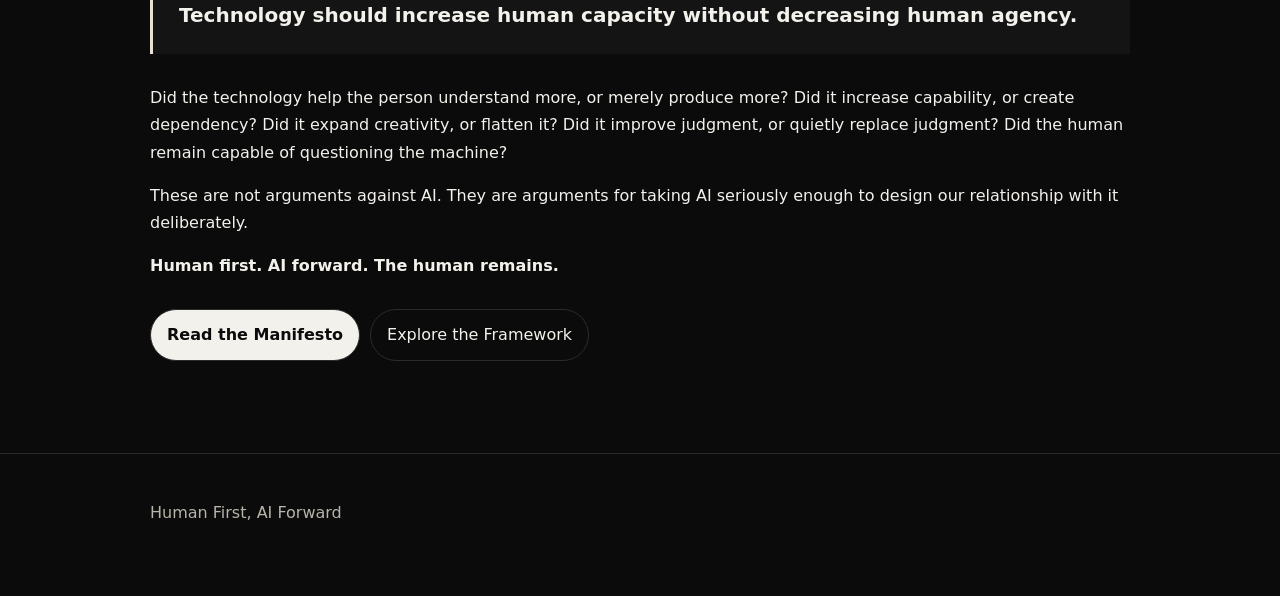
<file: docs/essay-the-human-remains.html>
<!doctype html><html lang="en"><head><meta charset="utf-8"><meta name="viewport" content="width=device-width,initial-scale=1"><title>The Human Remains | Essay | HFAF</title><link rel="stylesheet" href="styles.css"></head><body><nav><div class="wrap"><a class="brand" href="index.html">HFAF</a><div class="navlinks"><a href="manifesto.html">Manifesto</a><a href="framework.html">Framework</a><a href="faculty-guide.html">Higher Education</a><a href="research.html">Research</a></div></div></nav><main class="page"><div class="wrap"><a class="back" href="index.html">← Back home</a><div class="eyebrow">Essay 01</div><h1>The Human Remains</h1><p class="lead"><em>AI Should Shorten the Distance Between Thought and Action Without Replacing the Human in Between</em></p><p>Artificial intelligence has created a strange argument about thinking.</p><p>On one side are people eager to automate as much intellectual work as possible. On the other are people who fear that using AI at all means surrendering thought, creativity, authorship, or expertise.</p><p>I think both positions miss the more important question.</p><div class="quote"><strong>The question is not whether humans should surrender thinking to AI. The question is how we preserve and deepen human thought while using a technology that can radically expand our capacity to act on it.</strong></div><p>AI can shorten the distance between an idea and its execution. A question that once required hours of preliminary research can be explored in minutes. A rough concept can become a prototype. An unfamiliar field can become navigable. A blank page can become a conversation.</p><p>That is extraordinary.</p><p>But speed is not wisdom. Generation is not understanding. Fluency is not truth. And producing an artifact is not the same thing as thinking.</p><p>The future I am interested in is neither human versus AI nor human replaced by AI. It is <strong>human first, AI forward</strong>.</p><h2>AI as ally</h2><p>I think of AI as an ally: an external cognitive extension through which we can explore, organize, challenge, synthesize, and operationalize thought.</p><p>Imagine having an exceptional assistant. You would not hire that person so that you could permanently stop thinking. You would give them context, explain what you are trying to accomplish, delegate portions of the work, examine what came back, question it, correct it, and remain responsible for what happened next.</p><p>AI should work similarly.</p><h2>The Human–AI Agency Loop</h2><div class="quote"><strong>Human Intent → Context → Collaboration → Discernment → Human Authorship</strong></div><p>The human determines purpose, supplies context, collaborates with the system, interrogates the result, and decides what to believe, publish, submit, build, recommend, or act upon.</p><div class="quote"><strong>Delegate execution. Never delegate agency.</strong></div><h2>Technology does not stop at technology</h2><p>Technology changes behavior. Behavior affects cognition. Cognition and behavior affect health. Health affects capacity. Capacity affects creativity and contribution.</p><div class="quote"><strong>Technology → Behavior → Cognition → Health → Capacity → Creativity → Contribution</strong></div><p>AI adoption is therefore also a human-design problem. We cannot simply ask, <strong>What can we automate?</strong> We also have to ask, <strong>What happens to humans when we automate it?</strong></p><h2>What should remain human?</h2><p>This question becomes especially urgent in education. If AI can generate an essay, solve a problem, summarize a reading, write code, develop a presentation, or produce a research outline, then the existence of the finished artifact tells us less than it once did about the student's understanding.</p><p>That does not make education obsolete. It makes the purpose of education harder to avoid.</p><div class="quote"><strong>Human Only → AI Consulted → AI Assisted → AI Collaborative → AI Evaluated → AI Designed → Human Verified</strong></div><p>Some learning should remain human-only because the capability itself needs to be developed and demonstrated. Some work should involve AI because learning how to collaborate intelligently with these systems is itself becoming a meaningful capability.</p><h2>Adapt without disappearing</h2><p>Technological transformations do create consequences for institutions and people who refuse to understand them. But fear is a poor foundation for responsible adoption.</p><div class="quote"><strong>Adapt without disappearing.</strong></div><p>Adoption without reflection risks dependency. Rejection without understanding risks irrelevance. Human-centered adaptation gives us another possibility: participation with agency.</p><h2>The standard</h2><div class="quote"><strong>Technology should increase human capacity without decreasing human agency.</strong></div><p>Did the technology help the person understand more, or merely produce more? Did it increase capability, or create dependency? Did it expand creativity, or flatten it? Did it improve judgment, or quietly replace judgment? Did the human remain capable of questioning the machine?</p><p>These are not arguments against AI. They are arguments for taking AI seriously enough to design our relationship with it deliberately.</p><p><strong>Human first. AI forward. The human remains.</strong></p><div class="actions"><a class="btn primary" href="manifesto.html">Read the Manifesto</a><a class="btn" href="framework.html">Explore the Framework</a></div></div></main><footer><div class="wrap">Human First, AI Forward</div></footer></body></html>
</file>
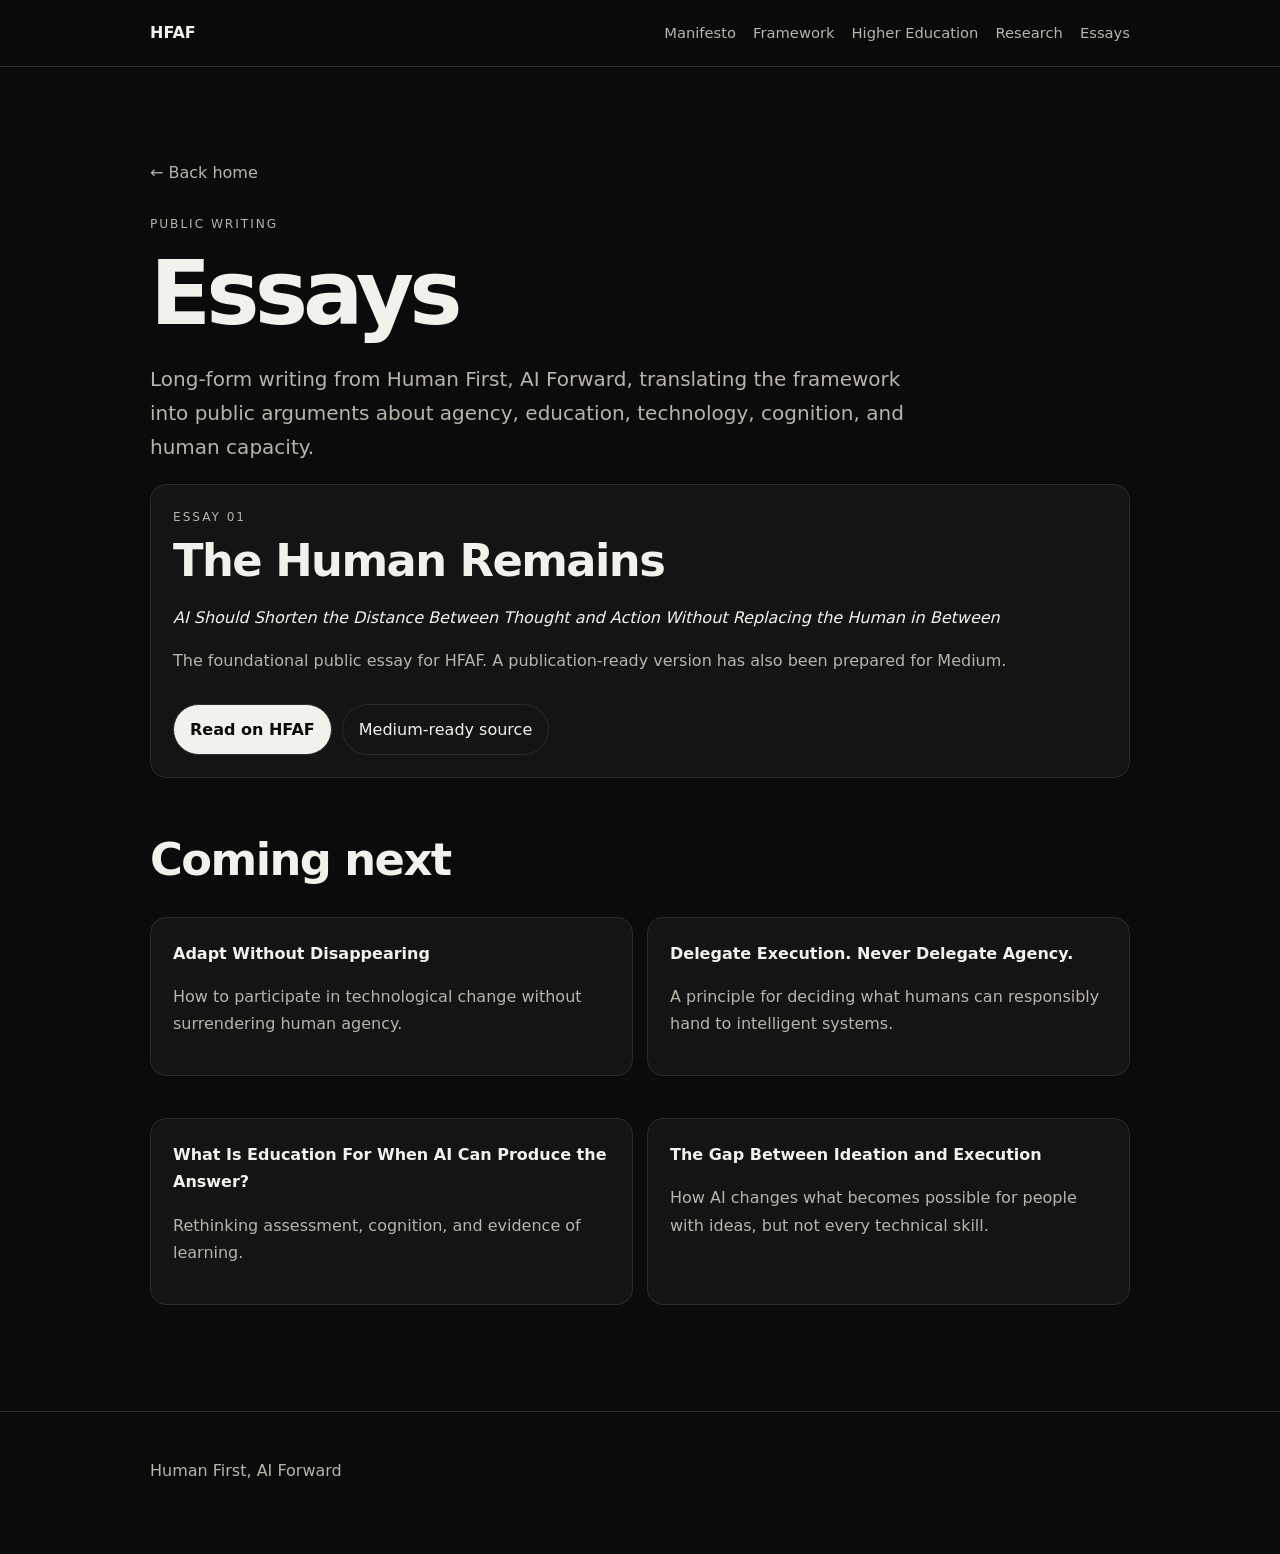
<file: docs/essays.html>
<!doctype html><html lang="en"><head><meta charset="utf-8"><meta name="viewport" content="width=device-width,initial-scale=1"><title>Essays | HFAF</title><link rel="stylesheet" href="styles.css"></head><body><nav><div class="wrap"><a class="brand" href="index.html">HFAF</a><div class="navlinks"><a href="manifesto.html">Manifesto</a><a href="framework.html">Framework</a><a href="faculty-guide.html">Higher Education</a><a href="research.html">Research</a><a href="essays.html">Essays</a></div></div></nav><main class="page"><div class="wrap"><a class="back" href="index.html">← Back home</a><div class="eyebrow">Public Writing</div><h1>Essays</h1><p class="lead">Long-form writing from Human First, AI Forward, translating the framework into public arguments about agency, education, technology, cognition, and human capacity.</p><div class="card"><div class="eyebrow">Essay 01</div><h2 style="margin-top:10px">The Human Remains</h2><p><em>AI Should Shorten the Distance Between Thought and Action Without Replacing the Human in Between</em></p><p class="muted">The foundational public essay for HFAF. A publication-ready version has also been prepared for Medium.</p><div class="actions"><a class="btn primary" href="essay-the-human-remains.html">Read on HFAF</a><a class="btn" href="https://github.com/Iamlegend-Imani/HFAF-Human-First-AI-Forward/blob/main/08-publication/medium-the-human-remains.md">Medium-ready source</a></div></div><h2>Coming next</h2><div class="grid"><div class="card"><strong>Adapt Without Disappearing</strong><p class="muted">How to participate in technological change without surrendering human agency.</p></div><div class="card"><strong>Delegate Execution. Never Delegate Agency.</strong><p class="muted">A principle for deciding what humans can responsibly hand to intelligent systems.</p></div><div class="card"><strong>What Is Education For When AI Can Produce the Answer?</strong><p class="muted">Rethinking assessment, cognition, and evidence of learning.</p></div><div class="card"><strong>The Gap Between Ideation and Execution</strong><p class="muted">How AI changes what becomes possible for people with ideas, but not every technical skill.</p></div></div></div></main><footer><div class="wrap">Human First, AI Forward</div></footer></body></html>
</file>
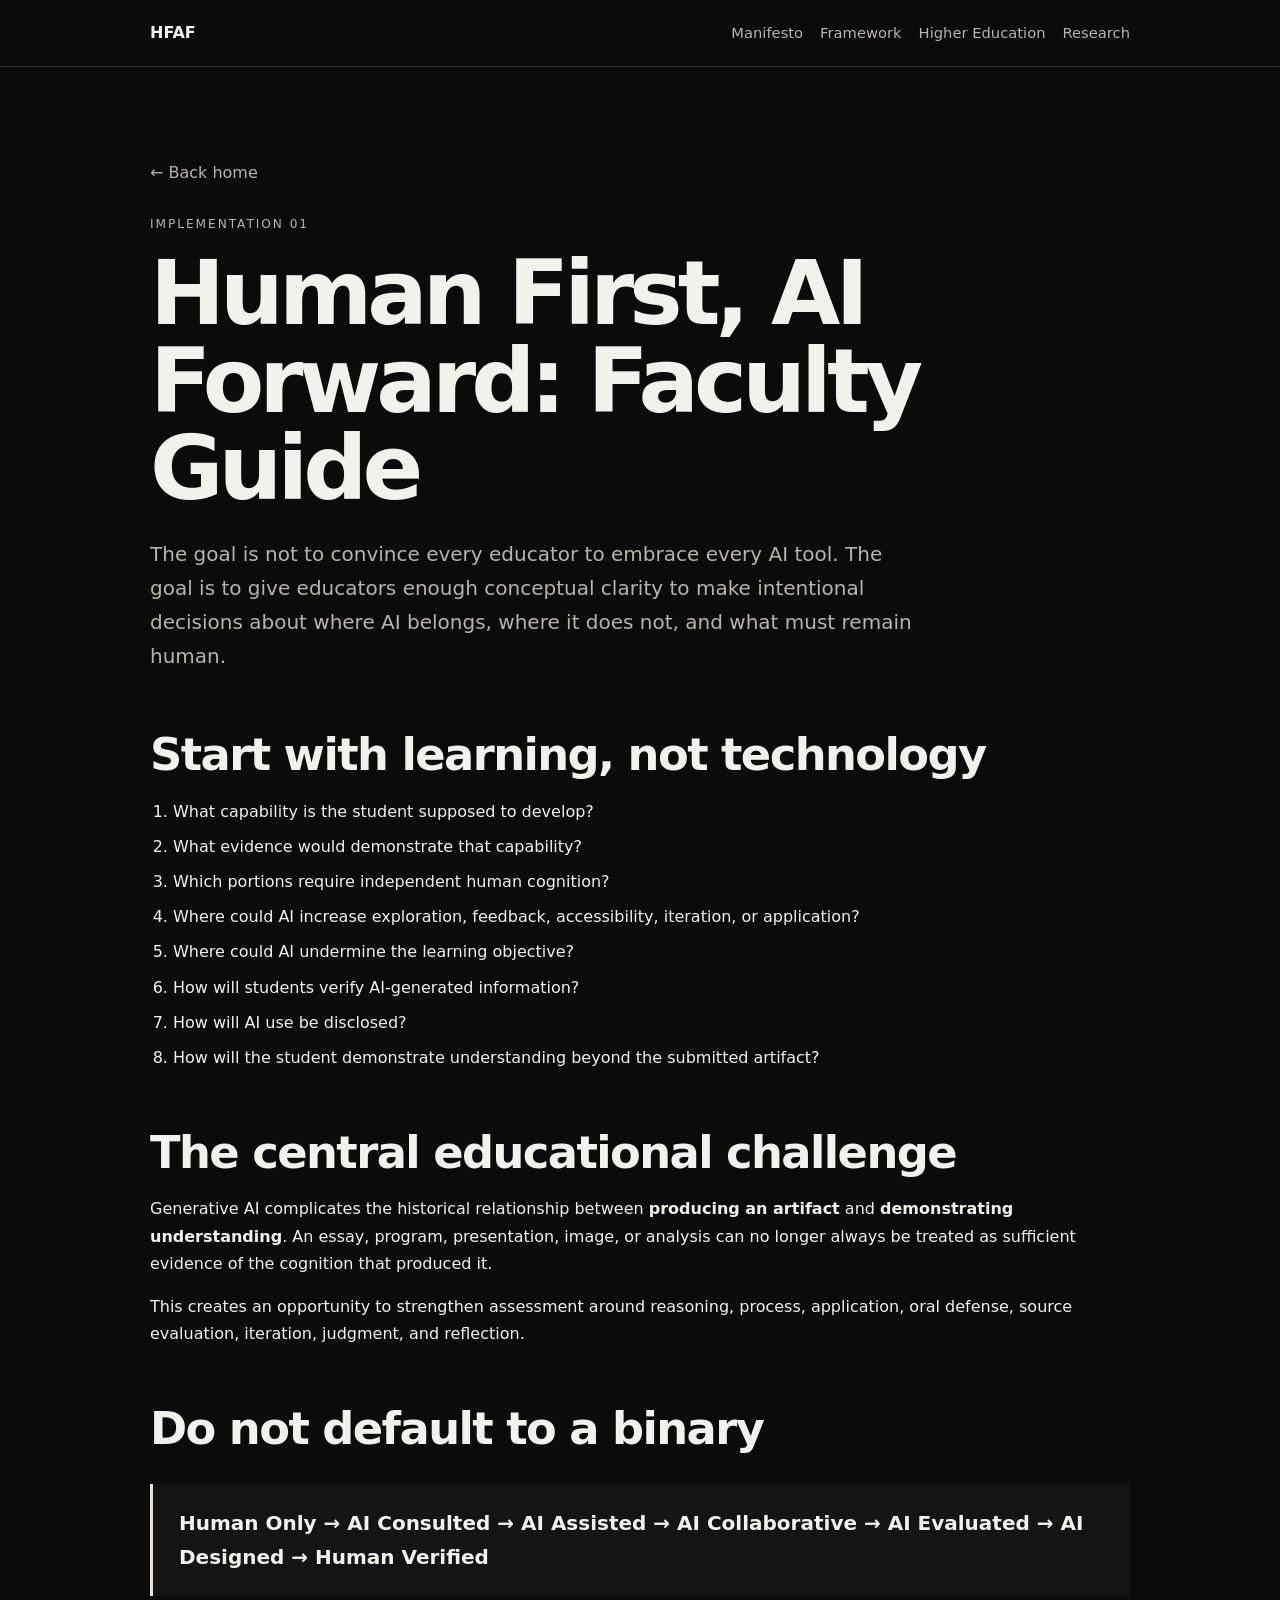
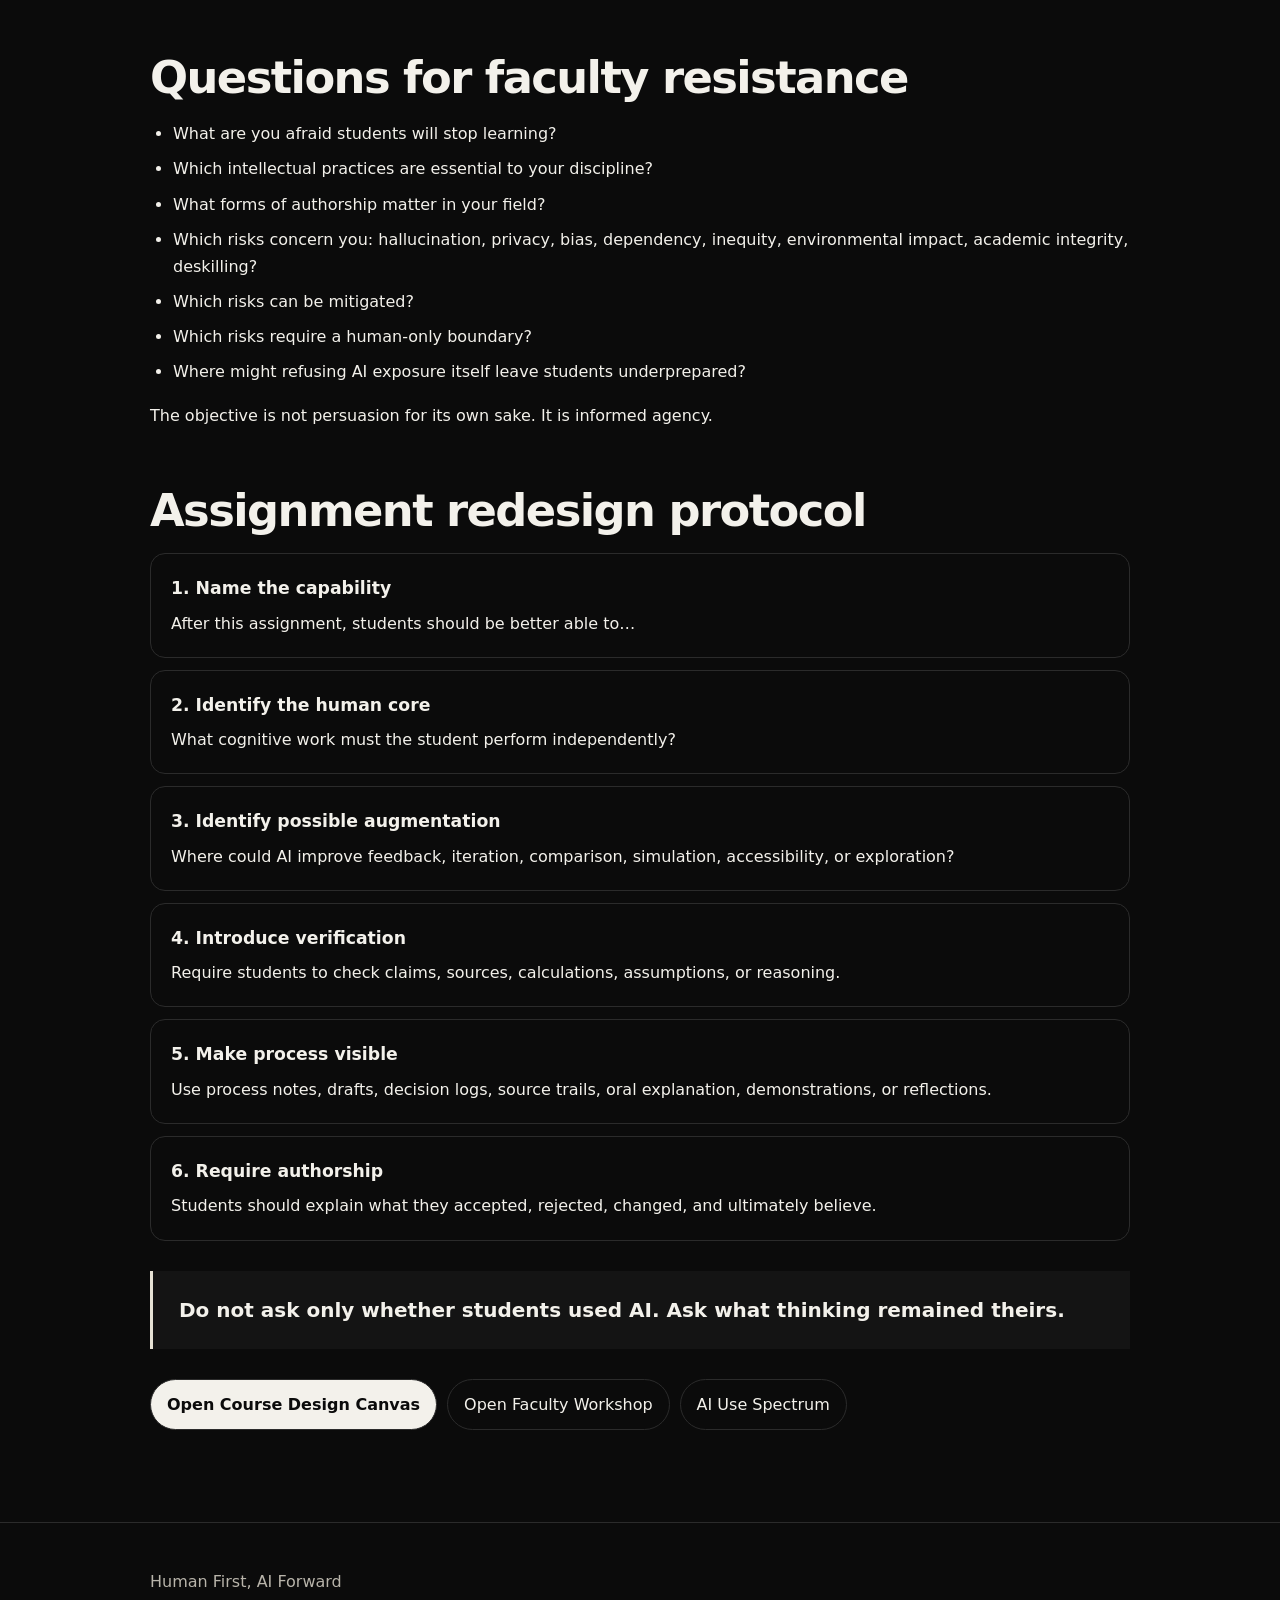
<file: docs/faculty-guide.html>
<!doctype html><html lang="en"><head><meta charset="utf-8"><meta name="viewport" content="width=device-width,initial-scale=1"><title>Faculty Guide | HFAF</title><link rel="stylesheet" href="styles.css"></head><body><nav><div class="wrap"><a class="brand" href="index.html">HFAF</a><div class="navlinks"><a href="manifesto.html">Manifesto</a><a href="framework.html">Framework</a><a href="faculty-guide.html">Higher Education</a><a href="research.html">Research</a></div></div></nav><main class="page"><div class="wrap"><a class="back" href="index.html">← Back home</a><div class="eyebrow">Implementation 01</div><h1>Human First, AI Forward: Faculty Guide</h1><p class="lead">The goal is not to convince every educator to embrace every AI tool. The goal is to give educators enough conceptual clarity to make intentional decisions about where AI belongs, where it does not, and what must remain human.</p><h2>Start with learning, not technology</h2><ol><li>What capability is the student supposed to develop?</li><li>What evidence would demonstrate that capability?</li><li>Which portions require independent human cognition?</li><li>Where could AI increase exploration, feedback, accessibility, iteration, or application?</li><li>Where could AI undermine the learning objective?</li><li>How will students verify AI-generated information?</li><li>How will AI use be disclosed?</li><li>How will the student demonstrate understanding beyond the submitted artifact?</li></ol><h2>The central educational challenge</h2><p>Generative AI complicates the historical relationship between <strong>producing an artifact</strong> and <strong>demonstrating understanding</strong>. An essay, program, presentation, image, or analysis can no longer always be treated as sufficient evidence of the cognition that produced it.</p><p>This creates an opportunity to strengthen assessment around reasoning, process, application, oral defense, source evaluation, iteration, judgment, and reflection.</p><h2>Do not default to a binary</h2><div class="quote"><strong>Human Only → AI Consulted → AI Assisted → AI Collaborative → AI Evaluated → AI Designed → Human Verified</strong></div><h2>Questions for faculty resistance</h2><ul><li>What are you afraid students will stop learning?</li><li>Which intellectual practices are essential to your discipline?</li><li>What forms of authorship matter in your field?</li><li>Which risks concern you: hallucination, privacy, bias, dependency, inequity, environmental impact, academic integrity, deskilling?</li><li>Which risks can be mitigated?</li><li>Which risks require a human-only boundary?</li><li>Where might refusing AI exposure itself leave students underprepared?</li></ul><p>The objective is not persuasion for its own sake. It is informed agency.</p><h2>Assignment redesign protocol</h2><div class="steps"><div class="step"><strong>1. Name the capability</strong>After this assignment, students should be better able to…</div><div class="step"><strong>2. Identify the human core</strong>What cognitive work must the student perform independently?</div><div class="step"><strong>3. Identify possible augmentation</strong>Where could AI improve feedback, iteration, comparison, simulation, accessibility, or exploration?</div><div class="step"><strong>4. Introduce verification</strong>Require students to check claims, sources, calculations, assumptions, or reasoning.</div><div class="step"><strong>5. Make process visible</strong>Use process notes, drafts, decision logs, source trails, oral explanation, demonstrations, or reflections.</div><div class="step"><strong>6. Require authorship</strong>Students should explain what they accepted, rejected, changed, and ultimately believe.</div></div><div class="quote"><strong>Do not ask only whether students used AI. Ask what thinking remained theirs.</strong></div><div class="actions"><a class="btn primary" href="course-design-canvas.html">Open Course Design Canvas</a><a class="btn" href="workshop.html">Open Faculty Workshop</a><a class="btn" href="spectrum.html">AI Use Spectrum</a></div></div></main><footer><div class="wrap">Human First, AI Forward</div></footer></body></html>
</file>
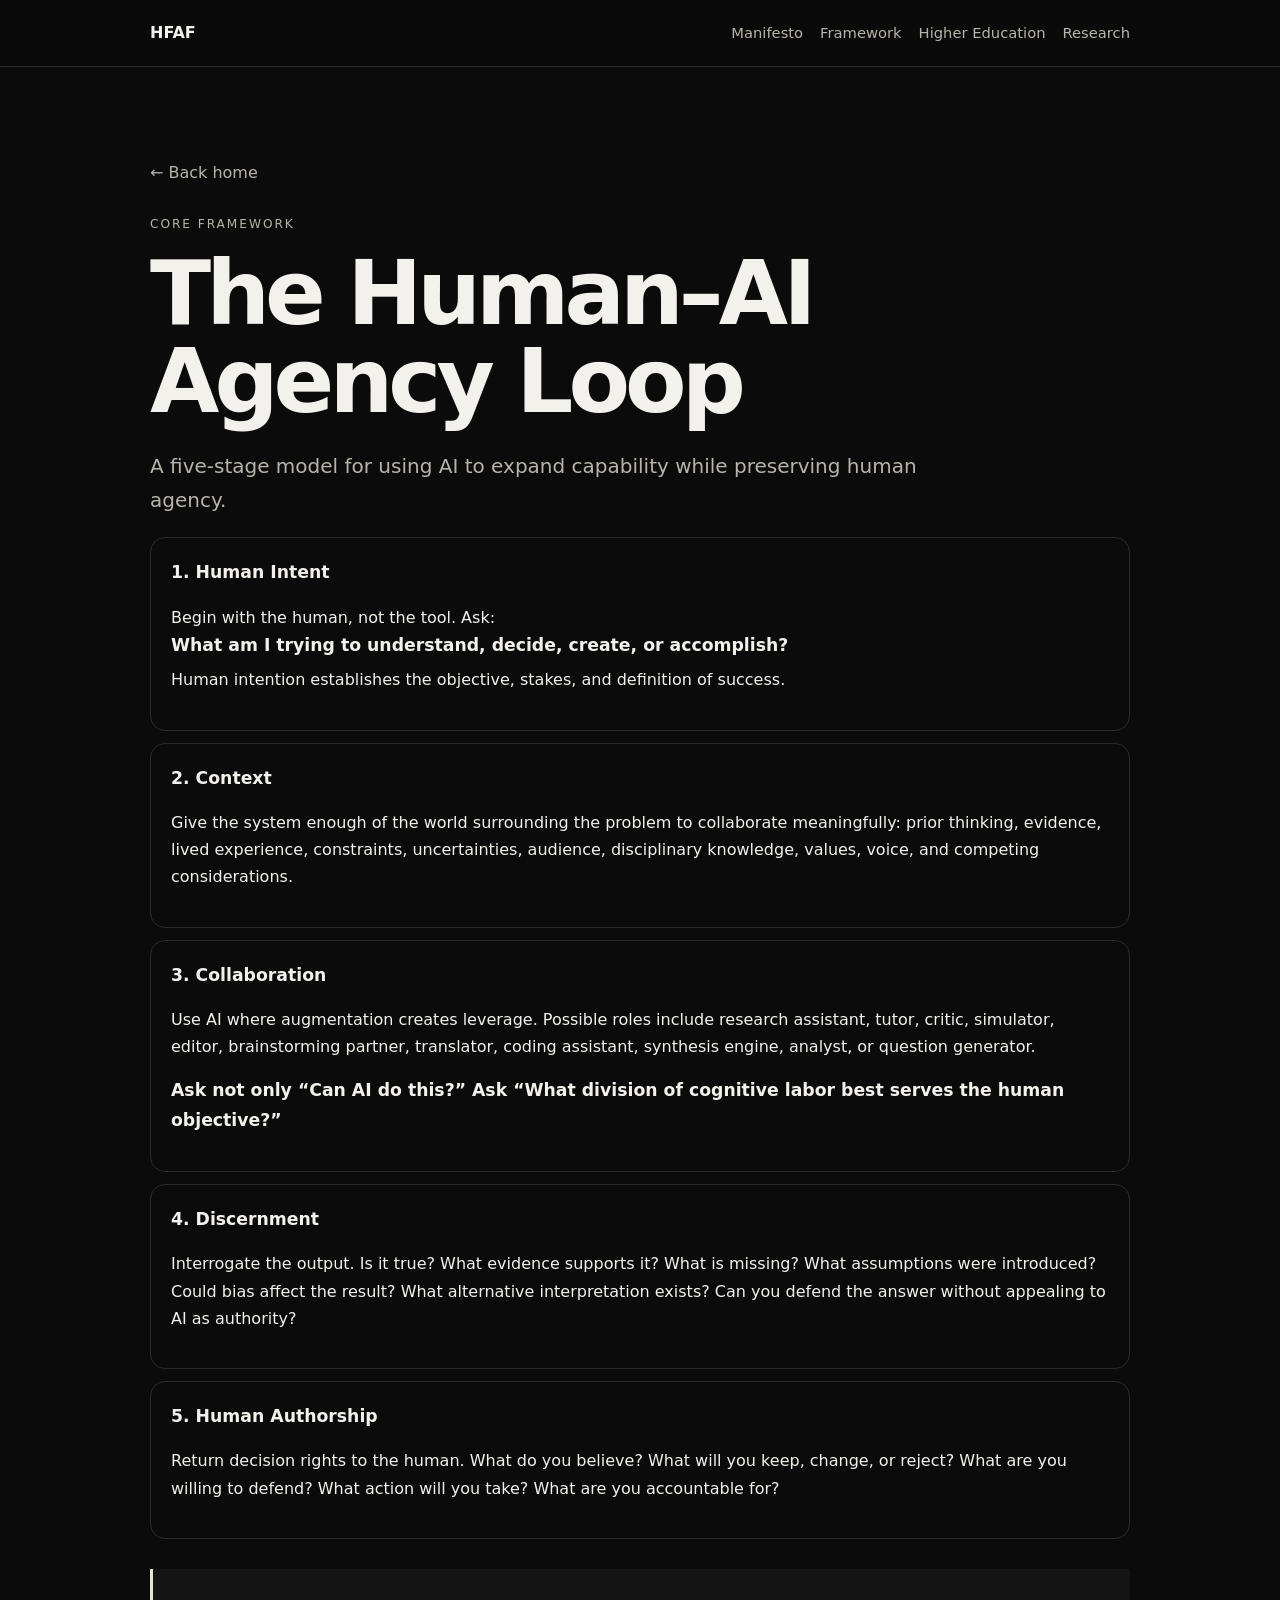
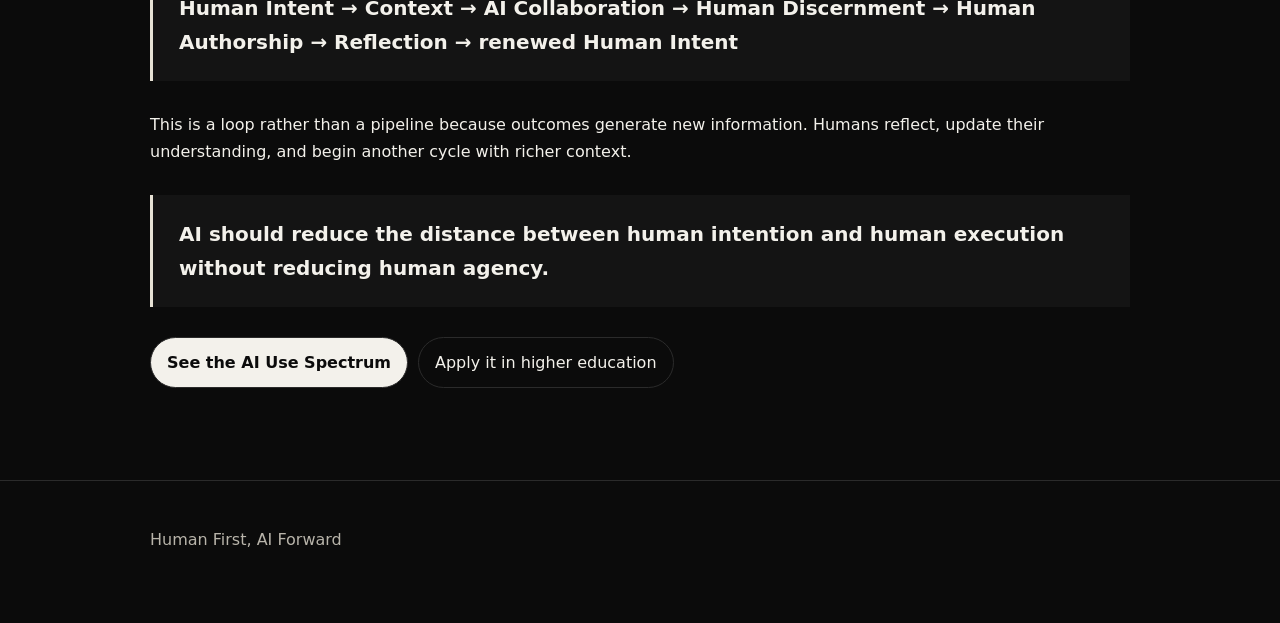
<file: docs/framework.html>
<!doctype html><html lang="en"><head><meta charset="utf-8"><meta name="viewport" content="width=device-width,initial-scale=1"><title>Human–AI Agency Loop | HFAF</title><link rel="stylesheet" href="styles.css"></head><body><nav><div class="wrap"><a class="brand" href="index.html">HFAF</a><div class="navlinks"><a href="manifesto.html">Manifesto</a><a href="framework.html">Framework</a><a href="faculty-guide.html">Higher Education</a><a href="research.html">Research</a></div></div></nav><main class="page"><div class="wrap"><a class="back" href="index.html">← Back home</a><div class="eyebrow">Core Framework</div><h1>The Human–AI Agency Loop</h1><p class="lead">A five-stage model for using AI to expand capability while preserving human agency.</p><div class="steps"><div class="step"><strong>1. Human Intent</strong><p>Begin with the human, not the tool. Ask: <strong>What am I trying to understand, decide, create, or accomplish?</strong> Human intention establishes the objective, stakes, and definition of success.</p></div><div class="step"><strong>2. Context</strong><p>Give the system enough of the world surrounding the problem to collaborate meaningfully: prior thinking, evidence, lived experience, constraints, uncertainties, audience, disciplinary knowledge, values, voice, and competing considerations.</p></div><div class="step"><strong>3. Collaboration</strong><p>Use AI where augmentation creates leverage. Possible roles include research assistant, tutor, critic, simulator, editor, brainstorming partner, translator, coding assistant, synthesis engine, analyst, or question generator.</p><p><strong>Ask not only “Can AI do this?” Ask “What division of cognitive labor best serves the human objective?”</strong></p></div><div class="step"><strong>4. Discernment</strong><p>Interrogate the output. Is it true? What evidence supports it? What is missing? What assumptions were introduced? Could bias affect the result? What alternative interpretation exists? Can you defend the answer without appealing to AI as authority?</p></div><div class="step"><strong>5. Human Authorship</strong><p>Return decision rights to the human. What do you believe? What will you keep, change, or reject? What are you willing to defend? What action will you take? What are you accountable for?</p></div></div><div class="quote"><strong>Human Intent → Context → AI Collaboration → Human Discernment → Human Authorship → Reflection → renewed Human Intent</strong></div><p>This is a loop rather than a pipeline because outcomes generate new information. Humans reflect, update their understanding, and begin another cycle with richer context.</p><div class="quote"><strong>AI should reduce the distance between human intention and human execution without reducing human agency.</strong></div><div class="actions"><a class="btn primary" href="spectrum.html">See the AI Use Spectrum</a><a class="btn" href="faculty-guide.html">Apply it in higher education</a></div></div></main><footer><div class="wrap">Human First, AI Forward</div></footer></body></html>
</file>
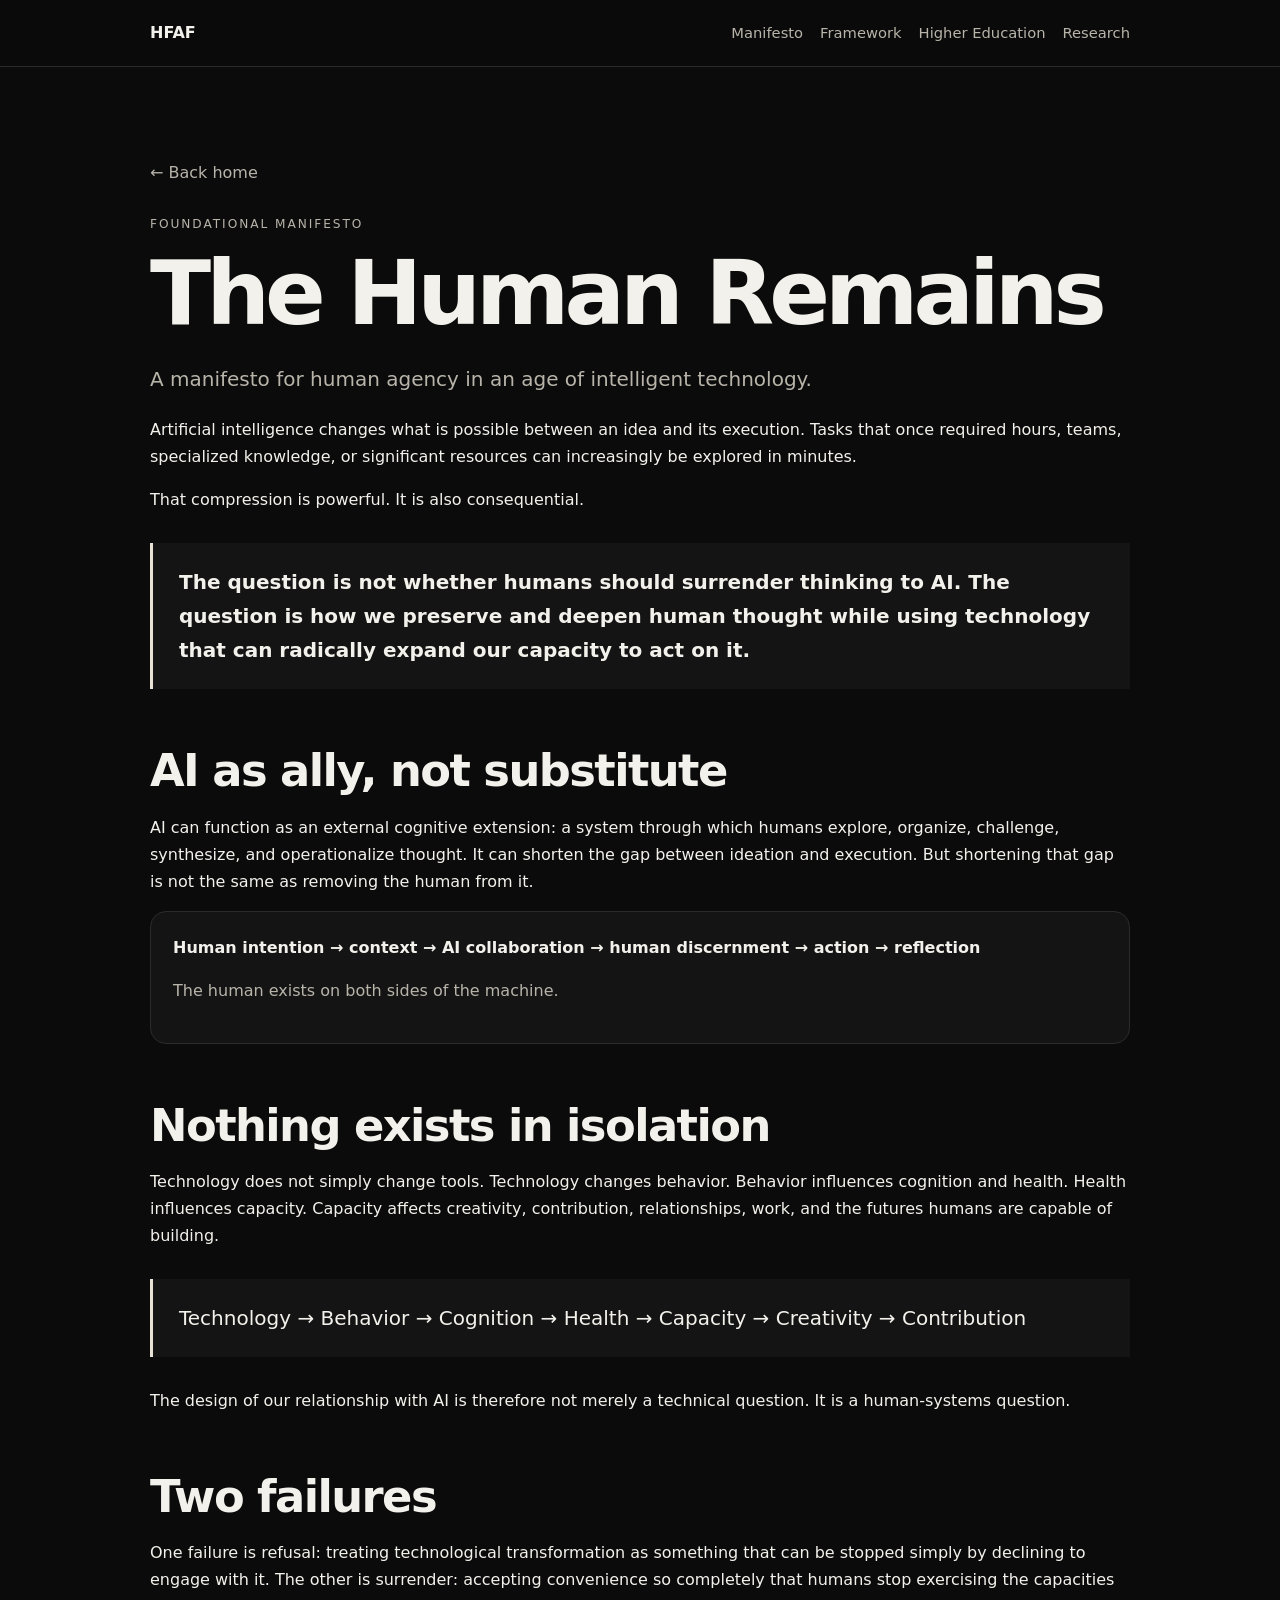
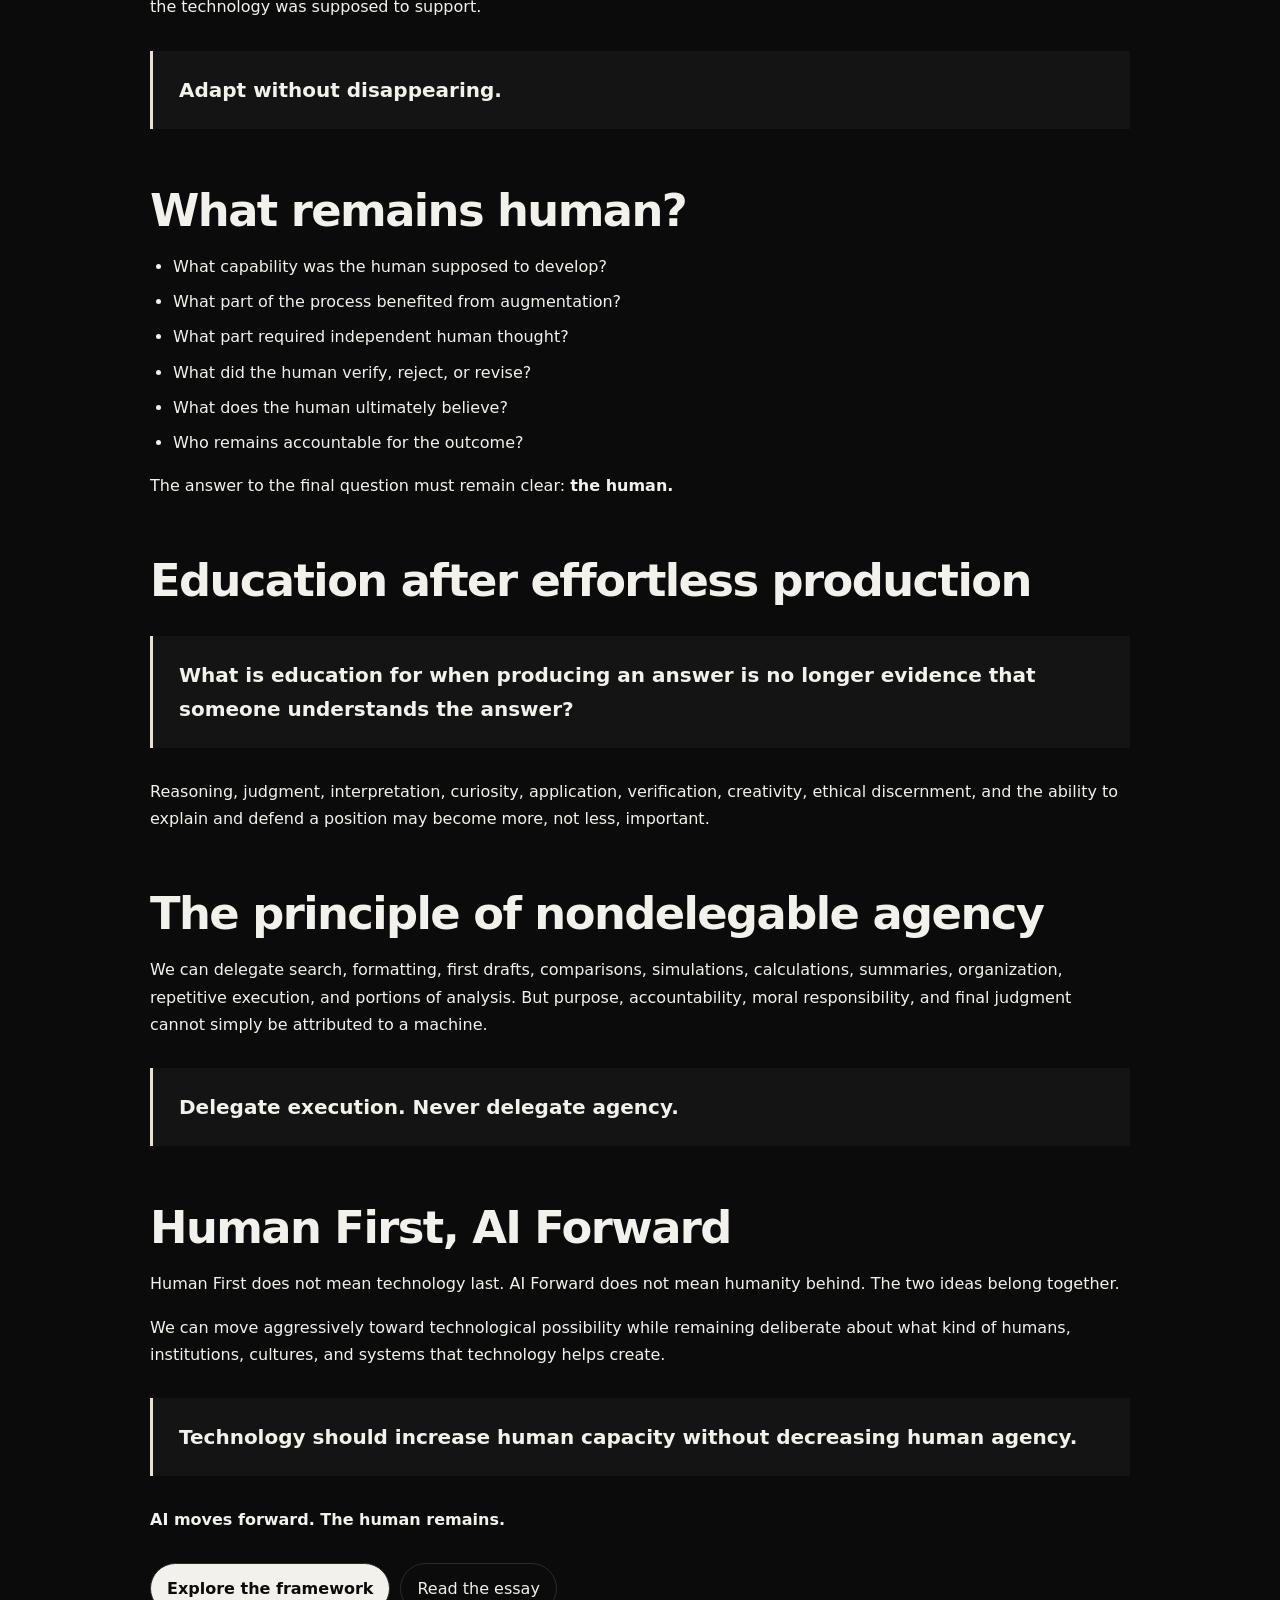
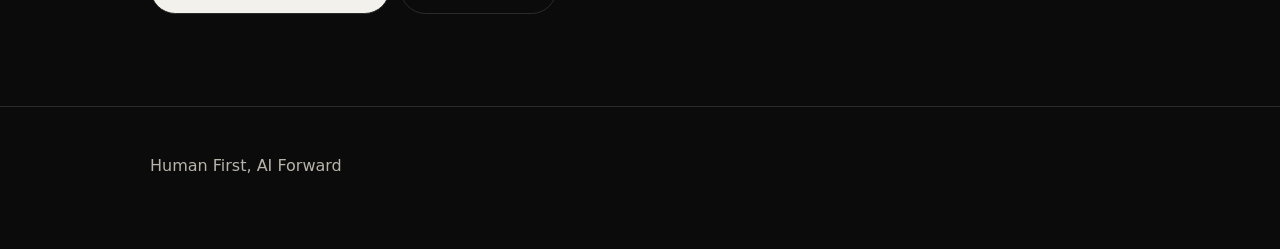
<file: docs/manifesto.html>
<!doctype html><html lang="en"><head><meta charset="utf-8"><meta name="viewport" content="width=device-width,initial-scale=1"><title>The Human Remains | HFAF</title><link rel="stylesheet" href="styles.css"></head><body><nav><div class="wrap"><a class="brand" href="index.html">HFAF</a><div class="navlinks"><a href="manifesto.html">Manifesto</a><a href="framework.html">Framework</a><a href="faculty-guide.html">Higher Education</a><a href="research.html">Research</a></div></div></nav><main class="page"><div class="wrap"><a class="back" href="index.html">← Back home</a><div class="eyebrow">Foundational Manifesto</div><h1>The Human Remains</h1><p class="lead">A manifesto for human agency in an age of intelligent technology.</p><p>Artificial intelligence changes what is possible between an idea and its execution. Tasks that once required hours, teams, specialized knowledge, or significant resources can increasingly be explored in minutes.</p><p>That compression is powerful. It is also consequential.</p><div class="quote"><strong>The question is not whether humans should surrender thinking to AI. The question is how we preserve and deepen human thought while using technology that can radically expand our capacity to act on it.</strong></div><h2>AI as ally, not substitute</h2><p>AI can function as an external cognitive extension: a system through which humans explore, organize, challenge, synthesize, and operationalize thought. It can shorten the gap between ideation and execution. But shortening that gap is not the same as removing the human from it.</p><div class="card"><strong>Human intention → context → AI collaboration → human discernment → action → reflection</strong><p class="muted">The human exists on both sides of the machine.</p></div><h2>Nothing exists in isolation</h2><p>Technology does not simply change tools. Technology changes behavior. Behavior influences cognition and health. Health influences capacity. Capacity affects creativity, contribution, relationships, work, and the futures humans are capable of building.</p><div class="quote">Technology → Behavior → Cognition → Health → Capacity → Creativity → Contribution</div><p>The design of our relationship with AI is therefore not merely a technical question. It is a human-systems question.</p><h2>Two failures</h2><p>One failure is refusal: treating technological transformation as something that can be stopped simply by declining to engage with it. The other is surrender: accepting convenience so completely that humans stop exercising the capacities the technology was supposed to support.</p><div class="quote"><strong>Adapt without disappearing.</strong></div><h2>What remains human?</h2><ul><li>What capability was the human supposed to develop?</li><li>What part of the process benefited from augmentation?</li><li>What part required independent human thought?</li><li>What did the human verify, reject, or revise?</li><li>What does the human ultimately believe?</li><li>Who remains accountable for the outcome?</li></ul><p>The answer to the final question must remain clear: <strong>the human.</strong></p><h2>Education after effortless production</h2><div class="quote"><strong>What is education for when producing an answer is no longer evidence that someone understands the answer?</strong></div><p>Reasoning, judgment, interpretation, curiosity, application, verification, creativity, ethical discernment, and the ability to explain and defend a position may become more, not less, important.</p><h2>The principle of nondelegable agency</h2><p>We can delegate search, formatting, first drafts, comparisons, simulations, calculations, summaries, organization, repetitive execution, and portions of analysis. But purpose, accountability, moral responsibility, and final judgment cannot simply be attributed to a machine.</p><div class="quote"><strong>Delegate execution. Never delegate agency.</strong></div><h2>Human First, AI Forward</h2><p>Human First does not mean technology last. AI Forward does not mean humanity behind. The two ideas belong together.</p><p>We can move aggressively toward technological possibility while remaining deliberate about what kind of humans, institutions, cultures, and systems that technology helps create.</p><div class="quote"><strong>Technology should increase human capacity without decreasing human agency.</strong></div><p><strong>AI moves forward. The human remains.</strong></p><div class="actions"><a class="btn primary" href="framework.html">Explore the framework</a><a class="btn" href="essay-the-human-remains.html">Read the essay</a></div></div></main><footer><div class="wrap">Human First, AI Forward</div></footer></body></html>
</file>
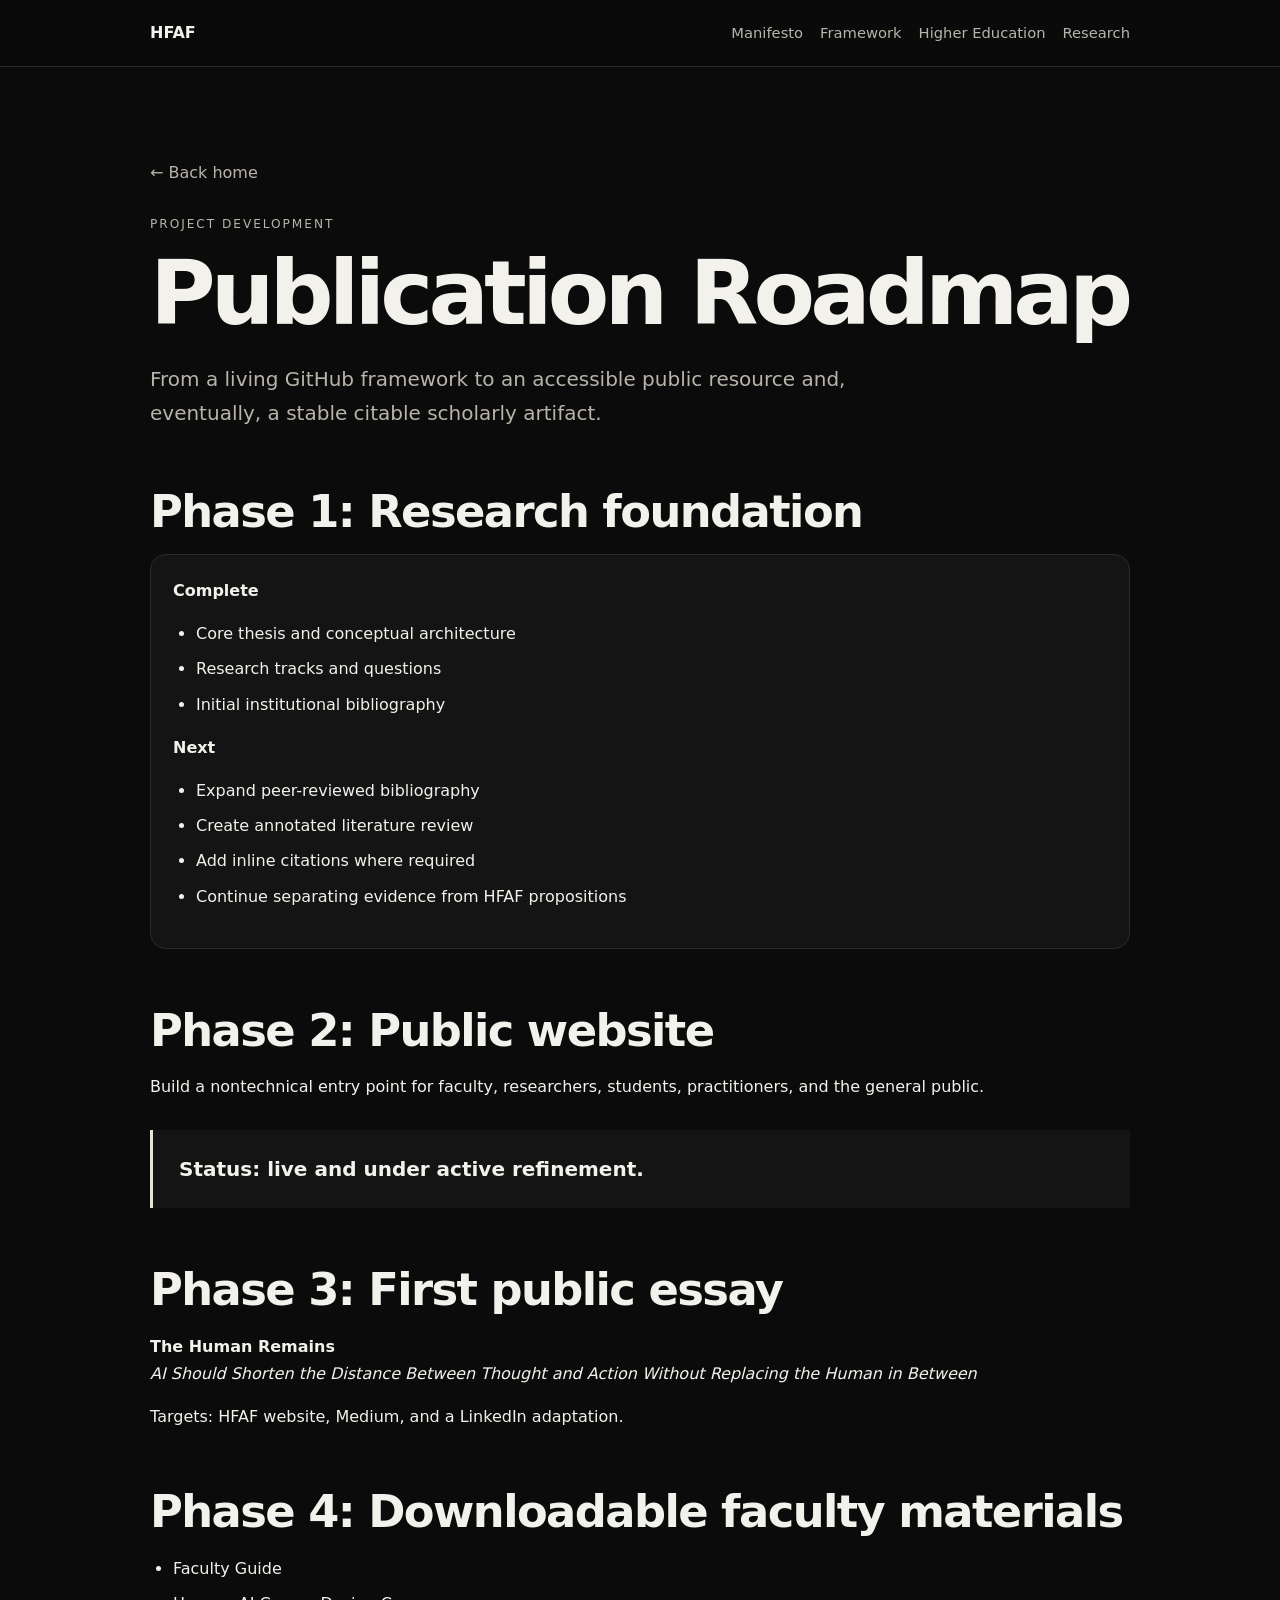
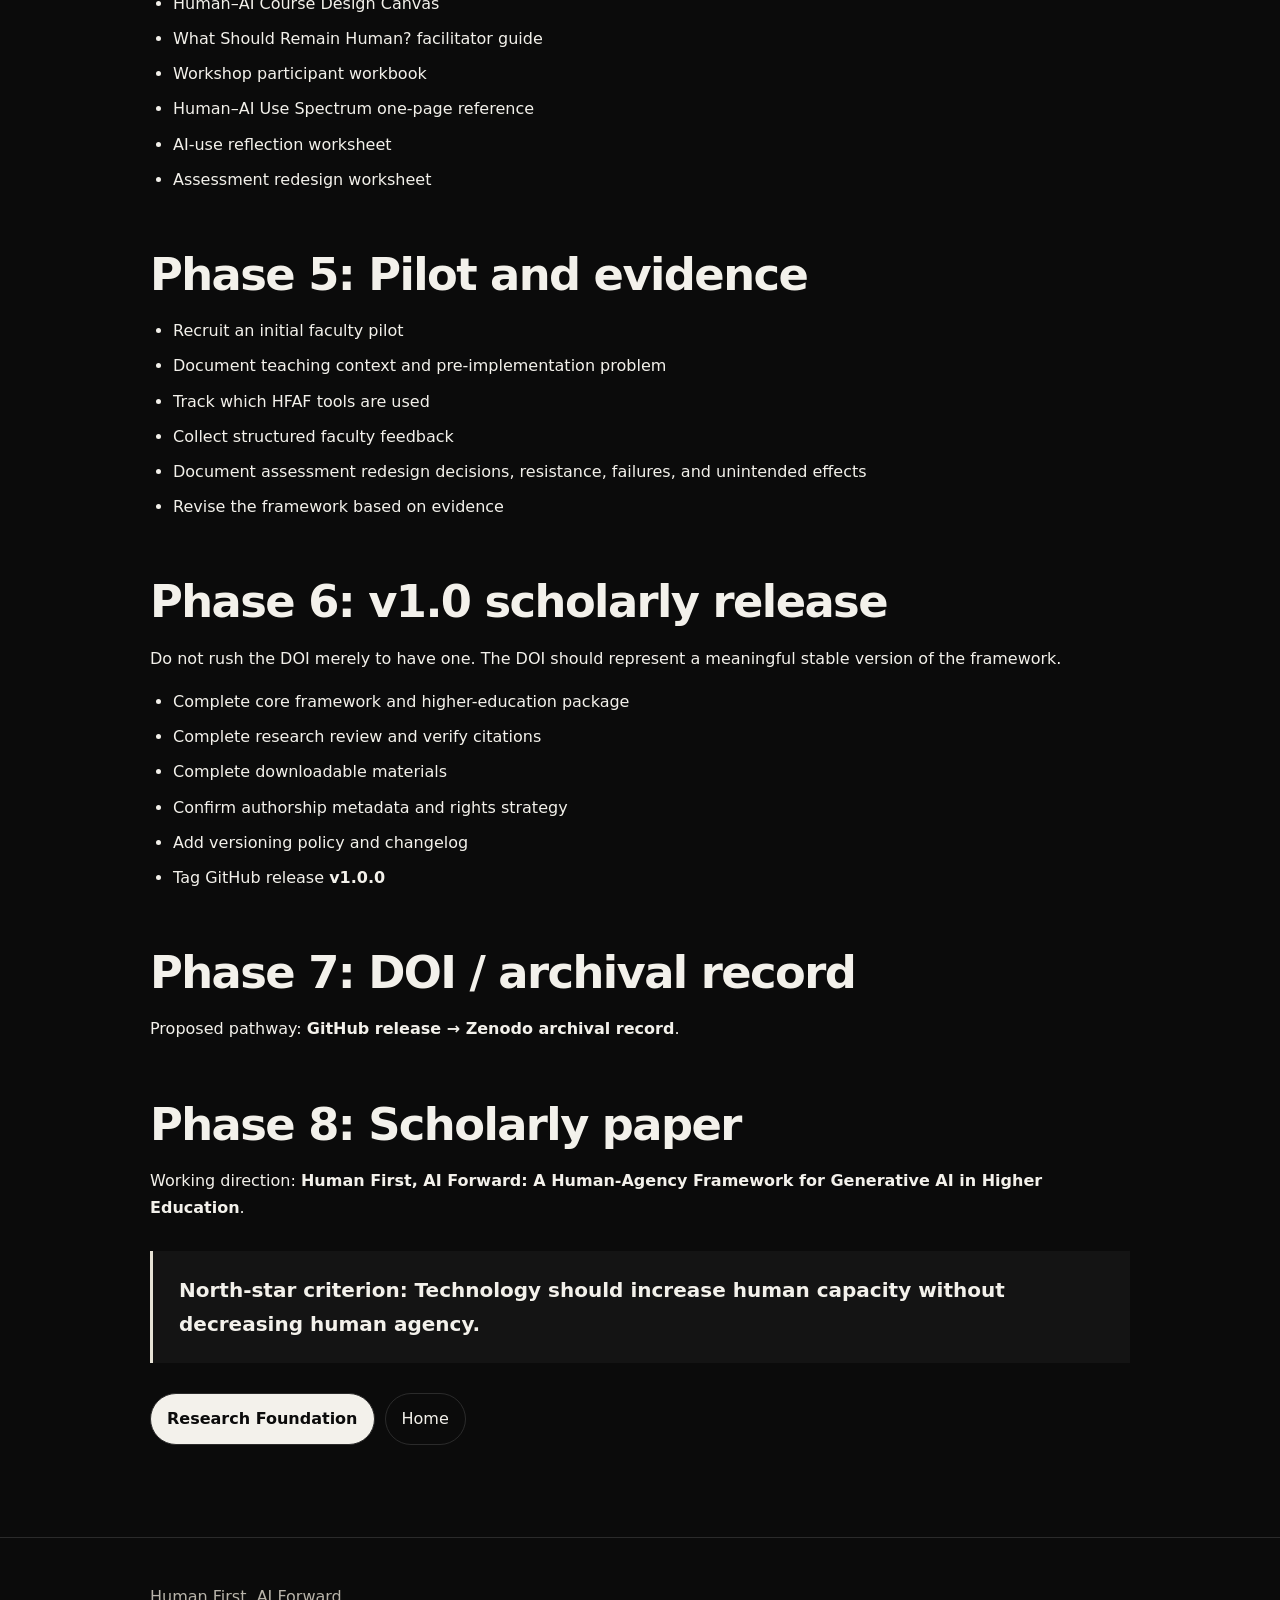
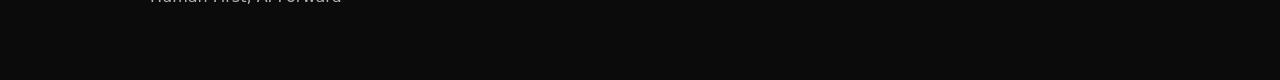
<file: docs/publication-roadmap.html>
<!doctype html><html lang="en"><head><meta charset="utf-8"><meta name="viewport" content="width=device-width,initial-scale=1"><title>Publication Roadmap | HFAF</title><link rel="stylesheet" href="styles.css"></head><body><nav><div class="wrap"><a class="brand" href="index.html">HFAF</a><div class="navlinks"><a href="manifesto.html">Manifesto</a><a href="framework.html">Framework</a><a href="faculty-guide.html">Higher Education</a><a href="research.html">Research</a></div></div></nav><main class="page"><div class="wrap"><a class="back" href="index.html">← Back home</a><div class="eyebrow">Project Development</div><h1>Publication Roadmap</h1><p class="lead">From a living GitHub framework to an accessible public resource and, eventually, a stable citable scholarly artifact.</p><h2>Phase 1: Research foundation</h2><div class="card"><strong>Complete</strong><ul><li>Core thesis and conceptual architecture</li><li>Research tracks and questions</li><li>Initial institutional bibliography</li></ul><strong>Next</strong><ul><li>Expand peer-reviewed bibliography</li><li>Create annotated literature review</li><li>Add inline citations where required</li><li>Continue separating evidence from HFAF propositions</li></ul></div><h2>Phase 2: Public website</h2><p>Build a nontechnical entry point for faculty, researchers, students, practitioners, and the general public.</p><div class="quote"><strong>Status: live and under active refinement.</strong></div><h2>Phase 3: First public essay</h2><p><strong>The Human Remains</strong><br><em>AI Should Shorten the Distance Between Thought and Action Without Replacing the Human in Between</em></p><p>Targets: HFAF website, Medium, and a LinkedIn adaptation.</p><h2>Phase 4: Downloadable faculty materials</h2><ul><li>Faculty Guide</li><li>Human–AI Course Design Canvas</li><li>What Should Remain Human? facilitator guide</li><li>Workshop participant workbook</li><li>Human–AI Use Spectrum one-page reference</li><li>AI-use reflection worksheet</li><li>Assessment redesign worksheet</li></ul><h2>Phase 5: Pilot and evidence</h2><ul><li>Recruit an initial faculty pilot</li><li>Document teaching context and pre-implementation problem</li><li>Track which HFAF tools are used</li><li>Collect structured faculty feedback</li><li>Document assessment redesign decisions, resistance, failures, and unintended effects</li><li>Revise the framework based on evidence</li></ul><h2>Phase 6: v1.0 scholarly release</h2><p>Do not rush the DOI merely to have one. The DOI should represent a meaningful stable version of the framework.</p><ul><li>Complete core framework and higher-education package</li><li>Complete research review and verify citations</li><li>Complete downloadable materials</li><li>Confirm authorship metadata and rights strategy</li><li>Add versioning policy and changelog</li><li>Tag GitHub release <strong>v1.0.0</strong></li></ul><h2>Phase 7: DOI / archival record</h2><p>Proposed pathway: <strong>GitHub release → Zenodo archival record</strong>.</p><h2>Phase 8: Scholarly paper</h2><p>Working direction: <strong>Human First, AI Forward: A Human-Agency Framework for Generative AI in Higher Education</strong>.</p><div class="quote"><strong>North-star criterion: Technology should increase human capacity without decreasing human agency.</strong></div><div class="actions"><a class="btn primary" href="research.html">Research Foundation</a><a class="btn" href="index.html">Home</a></div></div></main><footer><div class="wrap">Human First, AI Forward</div></footer></body></html>
</file>
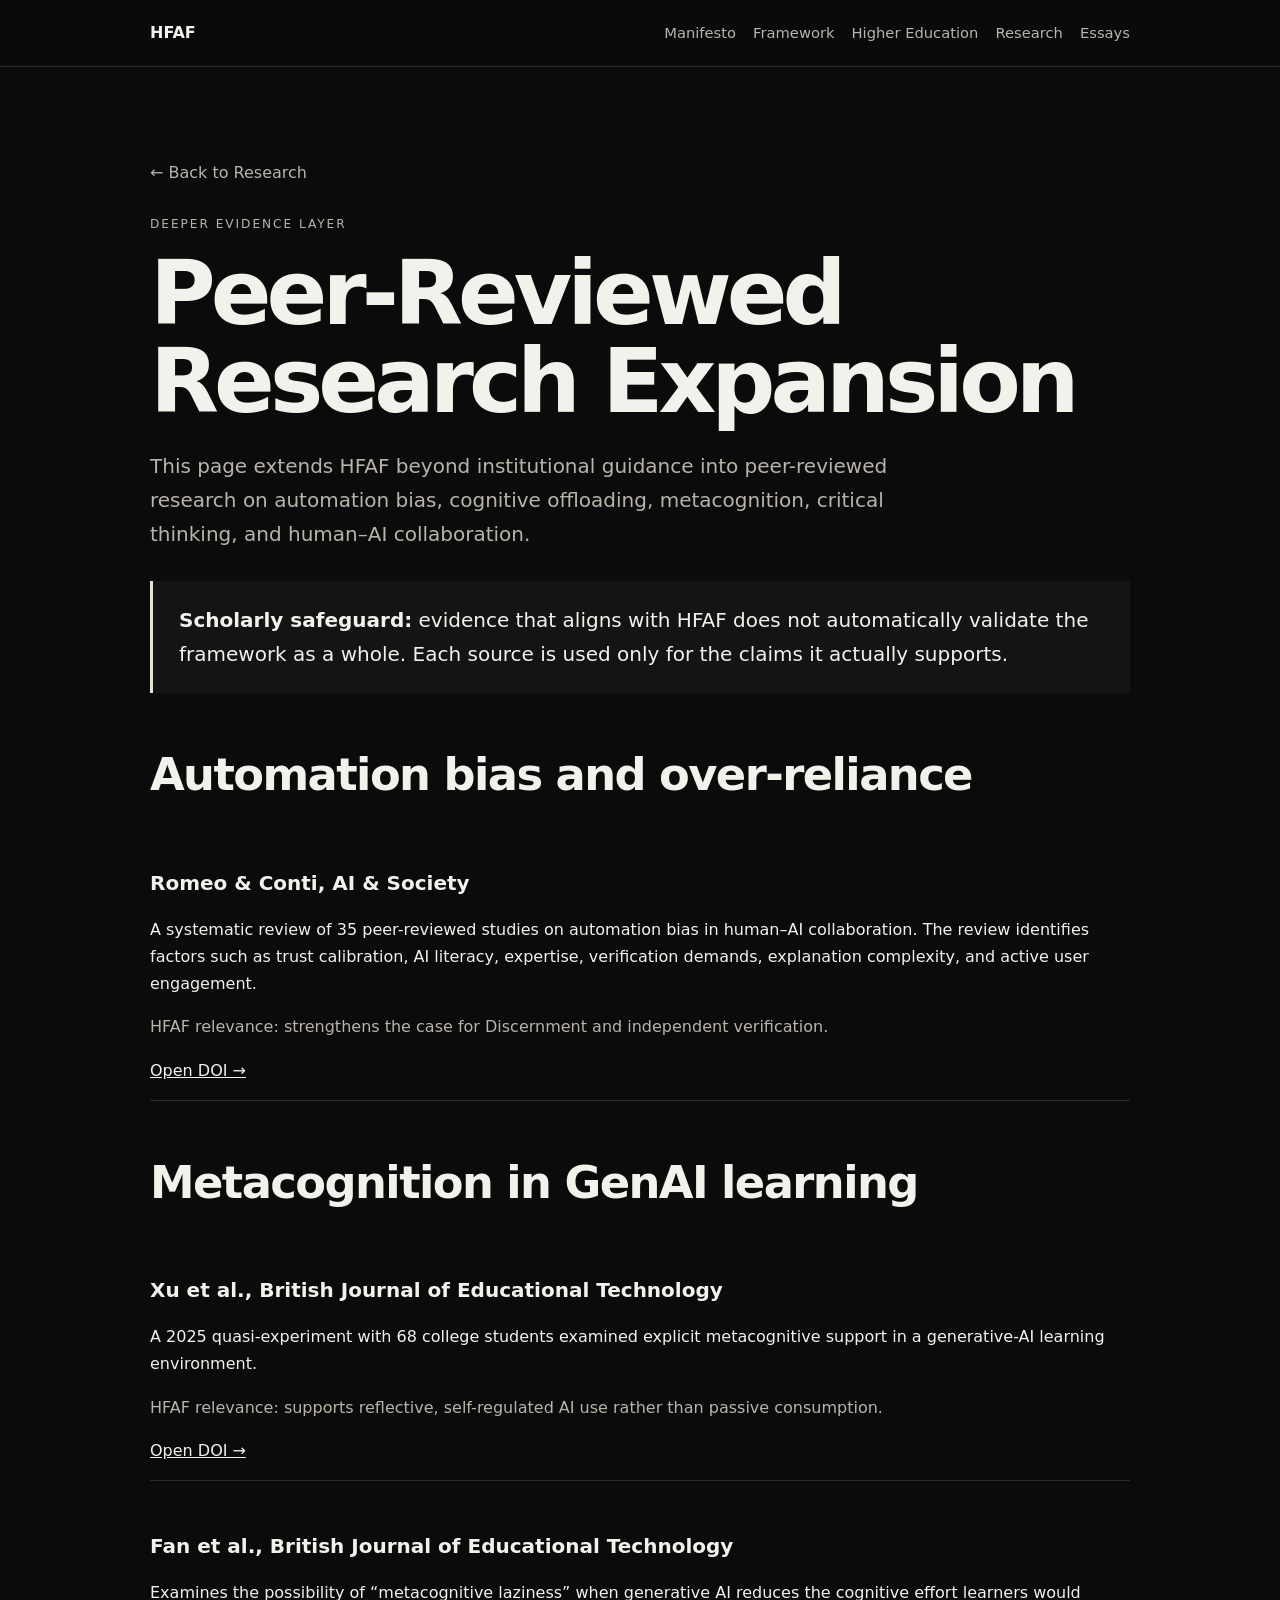
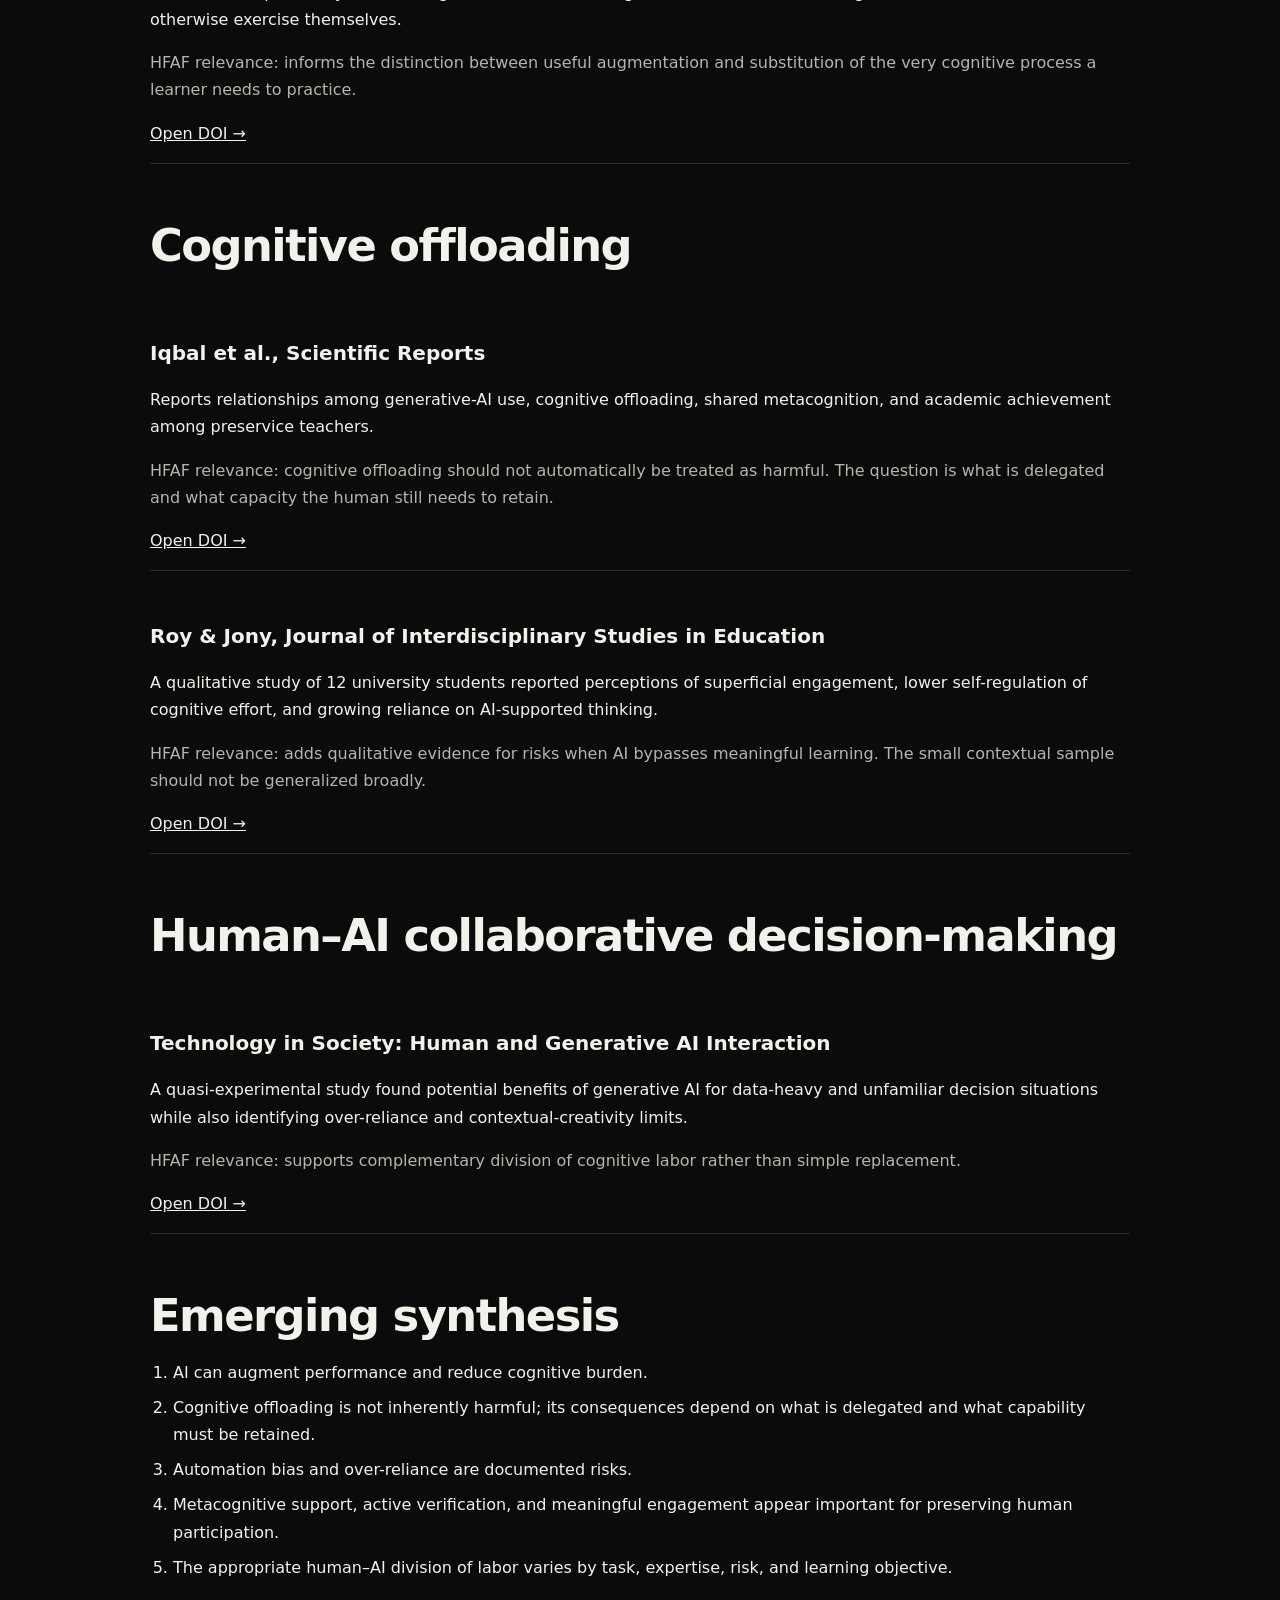
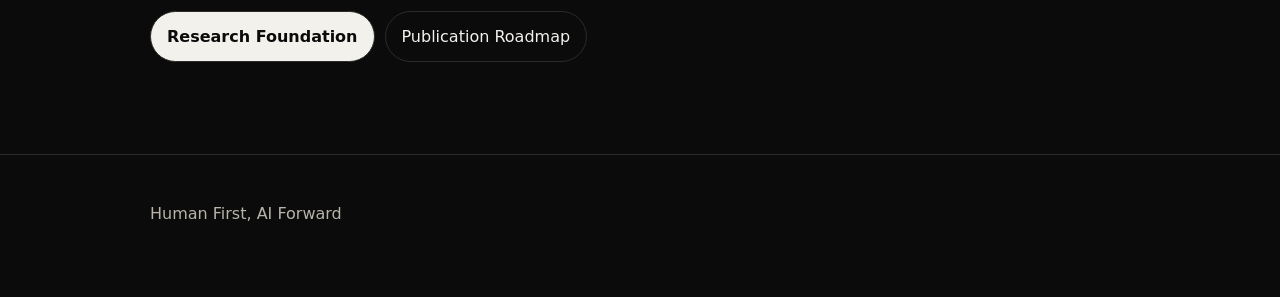
<file: docs/research-expansion.html>
<!doctype html><html lang="en"><head><meta charset="utf-8"><meta name="viewport" content="width=device-width,initial-scale=1"><title>Peer-Reviewed Research Expansion | HFAF</title><link rel="stylesheet" href="styles.css"></head><body><nav><div class="wrap"><a class="brand" href="index.html">HFAF</a><div class="navlinks"><a href="manifesto.html">Manifesto</a><a href="framework.html">Framework</a><a href="faculty-guide.html">Higher Education</a><a href="research.html">Research</a><a href="essays.html">Essays</a></div></div></nav><main class="page"><div class="wrap"><a class="back" href="research.html">← Back to Research</a><div class="eyebrow">Deeper Evidence Layer</div><h1>Peer-Reviewed Research Expansion</h1><p class="lead">This page extends HFAF beyond institutional guidance into peer-reviewed research on automation bias, cognitive offloading, metacognition, critical thinking, and human–AI collaboration.</p><div class="quote"><strong>Scholarly safeguard:</strong> evidence that aligns with HFAF does not automatically validate the framework as a whole. Each source is used only for the claims it actually supports.</div><h2>Automation bias and over-reliance</h2><div class="source"><h3>Romeo & Conti, AI & Society</h3><p>A systematic review of 35 peer-reviewed studies on automation bias in human–AI collaboration. The review identifies factors such as trust calibration, AI literacy, expertise, verification demands, explanation complexity, and active user engagement.</p><p class="muted">HFAF relevance: strengthens the case for Discernment and independent verification.</p><a href="https://doi.org/10.1007/s00146-025-02422-7">Open DOI →</a></div><h2>Metacognition in GenAI learning</h2><div class="source"><h3>Xu et al., British Journal of Educational Technology</h3><p>A 2025 quasi-experiment with 68 college students examined explicit metacognitive support in a generative-AI learning environment.</p><p class="muted">HFAF relevance: supports reflective, self-regulated AI use rather than passive consumption.</p><a href="https://doi.org/10.1111/bjet.13599">Open DOI →</a></div><div class="source"><h3>Fan et al., British Journal of Educational Technology</h3><p>Examines the possibility of “metacognitive laziness” when generative AI reduces the cognitive effort learners would otherwise exercise themselves.</p><p class="muted">HFAF relevance: informs the distinction between useful augmentation and substitution of the very cognitive process a learner needs to practice.</p><a href="https://doi.org/10.1111/bjet.13544">Open DOI →</a></div><h2>Cognitive offloading</h2><div class="source"><h3>Iqbal et al., Scientific Reports</h3><p>Reports relationships among generative-AI use, cognitive offloading, shared metacognition, and academic achievement among preservice teachers.</p><p class="muted">HFAF relevance: cognitive offloading should not automatically be treated as harmful. The question is what is delegated and what capacity the human still needs to retain.</p><a href="https://doi.org/10.1038/s41598-025-01676-x">Open DOI →</a></div><div class="source"><h3>Roy & Jony, Journal of Interdisciplinary Studies in Education</h3><p>A qualitative study of 12 university students reported perceptions of superficial engagement, lower self-regulation of cognitive effort, and growing reliance on AI-supported thinking.</p><p class="muted">HFAF relevance: adds qualitative evidence for risks when AI bypasses meaningful learning. The small contextual sample should not be generalized broadly.</p><a href="https://doi.org/10.32674/jey59q25">Open DOI →</a></div><h2>Human–AI collaborative decision-making</h2><div class="source"><h3>Technology in Society: Human and Generative AI Interaction</h3><p>A quasi-experimental study found potential benefits of generative AI for data-heavy and unfamiliar decision situations while also identifying over-reliance and contextual-creativity limits.</p><p class="muted">HFAF relevance: supports complementary division of cognitive labor rather than simple replacement.</p><a href="https://doi.org/10.1016/j.techsoc.2024.102662">Open DOI →</a></div><h2>Emerging synthesis</h2><ol><li>AI can augment performance and reduce cognitive burden.</li><li>Cognitive offloading is not inherently harmful; its consequences depend on what is delegated and what capability must be retained.</li><li>Automation bias and over-reliance are documented risks.</li><li>Metacognitive support, active verification, and meaningful engagement appear important for preserving human participation.</li><li>The appropriate human–AI division of labor varies by task, expertise, risk, and learning objective.</li></ol><div class="actions"><a class="btn primary" href="research.html">Research Foundation</a><a class="btn" href="publication-roadmap.html">Publication Roadmap</a></div></div></main><footer><div class="wrap">Human First, AI Forward</div></footer></body></html>
</file>
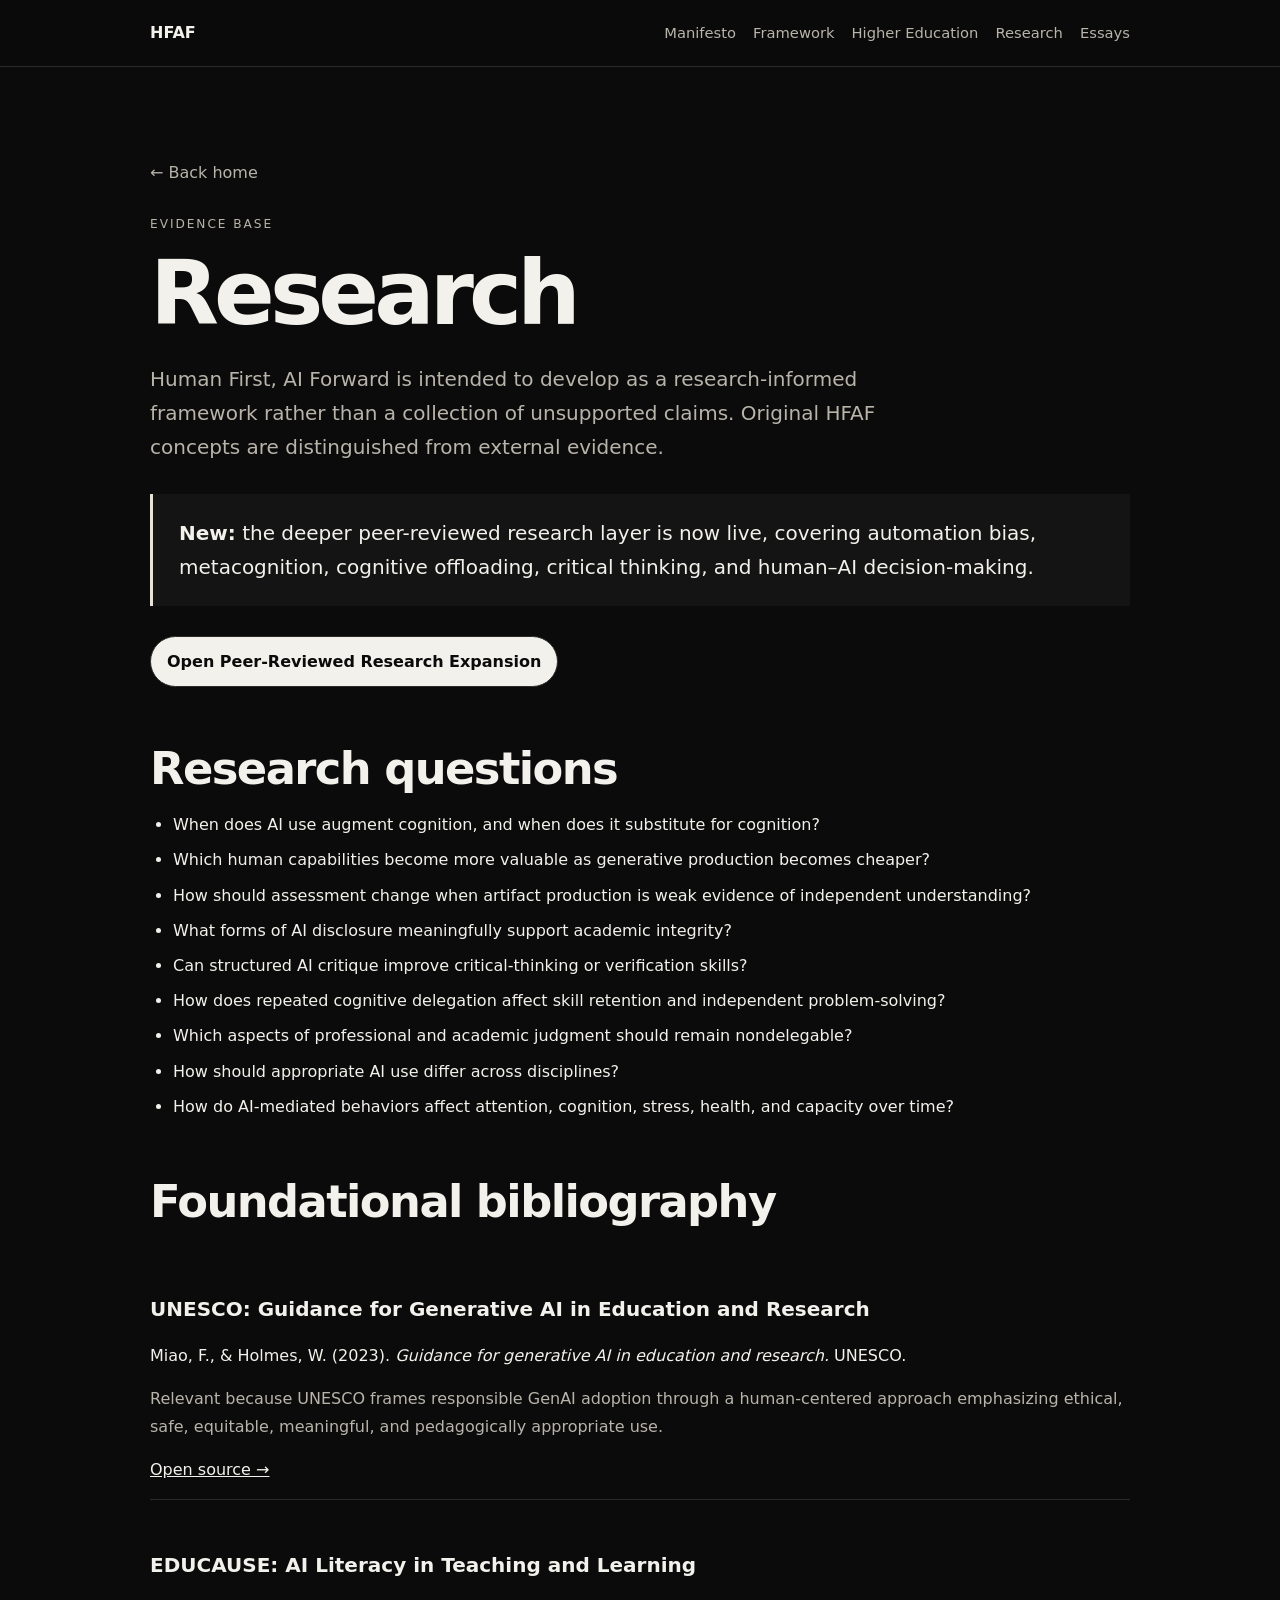
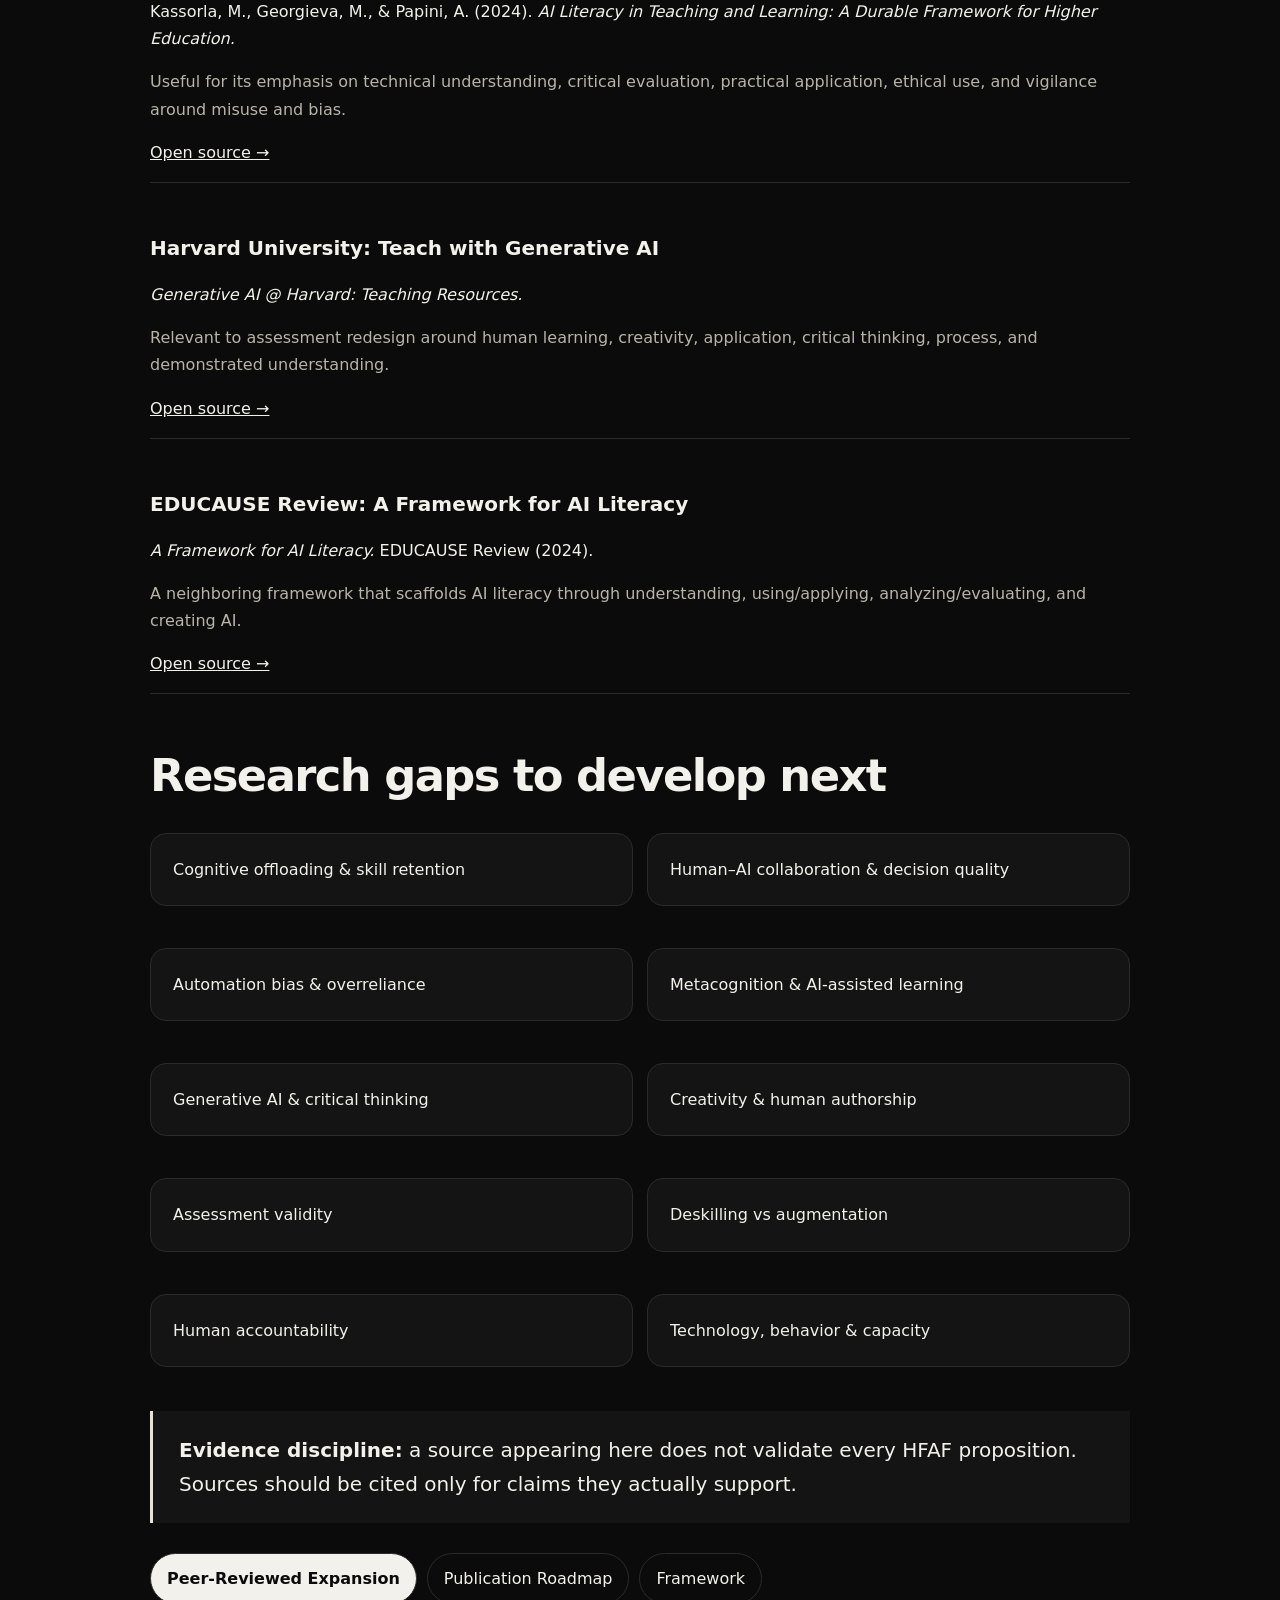
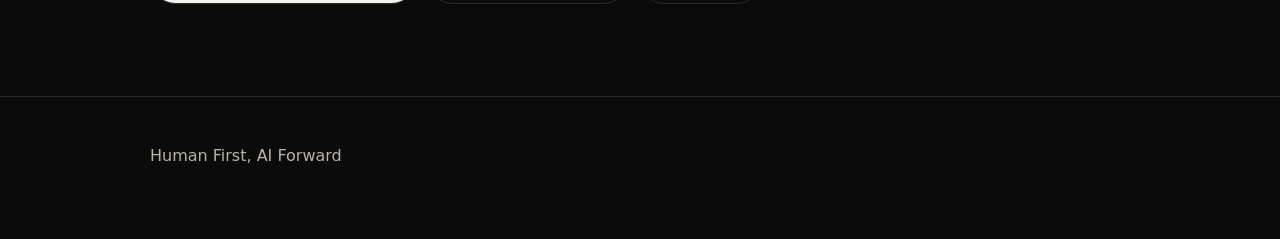
<file: docs/research.html>
<!doctype html><html lang="en"><head><meta charset="utf-8"><meta name="viewport" content="width=device-width,initial-scale=1"><title>Research | HFAF</title><link rel="stylesheet" href="styles.css"></head><body><nav><div class="wrap"><a class="brand" href="index.html">HFAF</a><div class="navlinks"><a href="manifesto.html">Manifesto</a><a href="framework.html">Framework</a><a href="faculty-guide.html">Higher Education</a><a href="research.html">Research</a><a href="essays.html">Essays</a></div></div></nav><main class="page"><div class="wrap"><a class="back" href="index.html">← Back home</a><div class="eyebrow">Evidence Base</div><h1>Research</h1><p class="lead">Human First, AI Forward is intended to develop as a research-informed framework rather than a collection of unsupported claims. Original HFAF concepts are distinguished from external evidence.</p><div class="quote"><strong>New:</strong> the deeper peer-reviewed research layer is now live, covering automation bias, metacognition, cognitive offloading, critical thinking, and human–AI decision-making.</div><div class="actions"><a class="btn primary" href="research-expansion.html">Open Peer-Reviewed Research Expansion</a></div><h2 id="questions">Research questions</h2><ul><li>When does AI use augment cognition, and when does it substitute for cognition?</li><li>Which human capabilities become more valuable as generative production becomes cheaper?</li><li>How should assessment change when artifact production is weak evidence of independent understanding?</li><li>What forms of AI disclosure meaningfully support academic integrity?</li><li>Can structured AI critique improve critical-thinking or verification skills?</li><li>How does repeated cognitive delegation affect skill retention and independent problem-solving?</li><li>Which aspects of professional and academic judgment should remain nondelegable?</li><li>How should appropriate AI use differ across disciplines?</li><li>How do AI-mediated behaviors affect attention, cognition, stress, health, and capacity over time?</li></ul><h2 id="bibliography">Foundational bibliography</h2><div class="source"><h3>UNESCO: Guidance for Generative AI in Education and Research</h3><p>Miao, F., & Holmes, W. (2023). <em>Guidance for generative AI in education and research.</em> UNESCO.</p><p class="muted">Relevant because UNESCO frames responsible GenAI adoption through a human-centered approach emphasizing ethical, safe, equitable, meaningful, and pedagogically appropriate use.</p><a href="https://www.unesco.org/en/articles/guidance-generative-ai-education-and-research">Open source →</a></div><div class="source"><h3>EDUCAUSE: AI Literacy in Teaching and Learning</h3><p>Kassorla, M., Georgieva, M., & Papini, A. (2024). <em>AI Literacy in Teaching and Learning: A Durable Framework for Higher Education.</em></p><p class="muted">Useful for its emphasis on technical understanding, critical evaluation, practical application, ethical use, and vigilance around misuse and bias.</p><a href="https://www.educause.edu/content/2024/ai-literacy-in-teaching-and-learning/introduction">Open source →</a></div><div class="source"><h3>Harvard University: Teach with Generative AI</h3><p><em>Generative AI @ Harvard: Teaching Resources.</em></p><p class="muted">Relevant to assessment redesign around human learning, creativity, application, critical thinking, process, and demonstrated understanding.</p><a href="https://www.harvard.edu/ai/teaching-resources/">Open source →</a></div><div class="source"><h3>EDUCAUSE Review: A Framework for AI Literacy</h3><p><em>A Framework for AI Literacy.</em> EDUCAUSE Review (2024).</p><p class="muted">A neighboring framework that scaffolds AI literacy through understanding, using/applying, analyzing/evaluating, and creating AI.</p><a href="https://er.educause.edu/articles/2024/6/a-framework-for-ai-literacy">Open source →</a></div><h2>Research gaps to develop next</h2><div class="grid"><div class="card">Cognitive offloading & skill retention</div><div class="card">Human–AI collaboration & decision quality</div><div class="card">Automation bias & overreliance</div><div class="card">Metacognition & AI-assisted learning</div><div class="card">Generative AI & critical thinking</div><div class="card">Creativity & human authorship</div><div class="card">Assessment validity</div><div class="card">Deskilling vs augmentation</div><div class="card">Human accountability</div><div class="card">Technology, behavior & capacity</div></div><div class="quote"><strong>Evidence discipline:</strong> a source appearing here does not validate every HFAF proposition. Sources should be cited only for claims they actually support.</div><div class="actions"><a class="btn primary" href="research-expansion.html">Peer-Reviewed Expansion</a><a class="btn" href="publication-roadmap.html">Publication Roadmap</a><a class="btn" href="framework.html">Framework</a></div></div></main><footer><div class="wrap">Human First, AI Forward</div></footer></body></html>
</file>
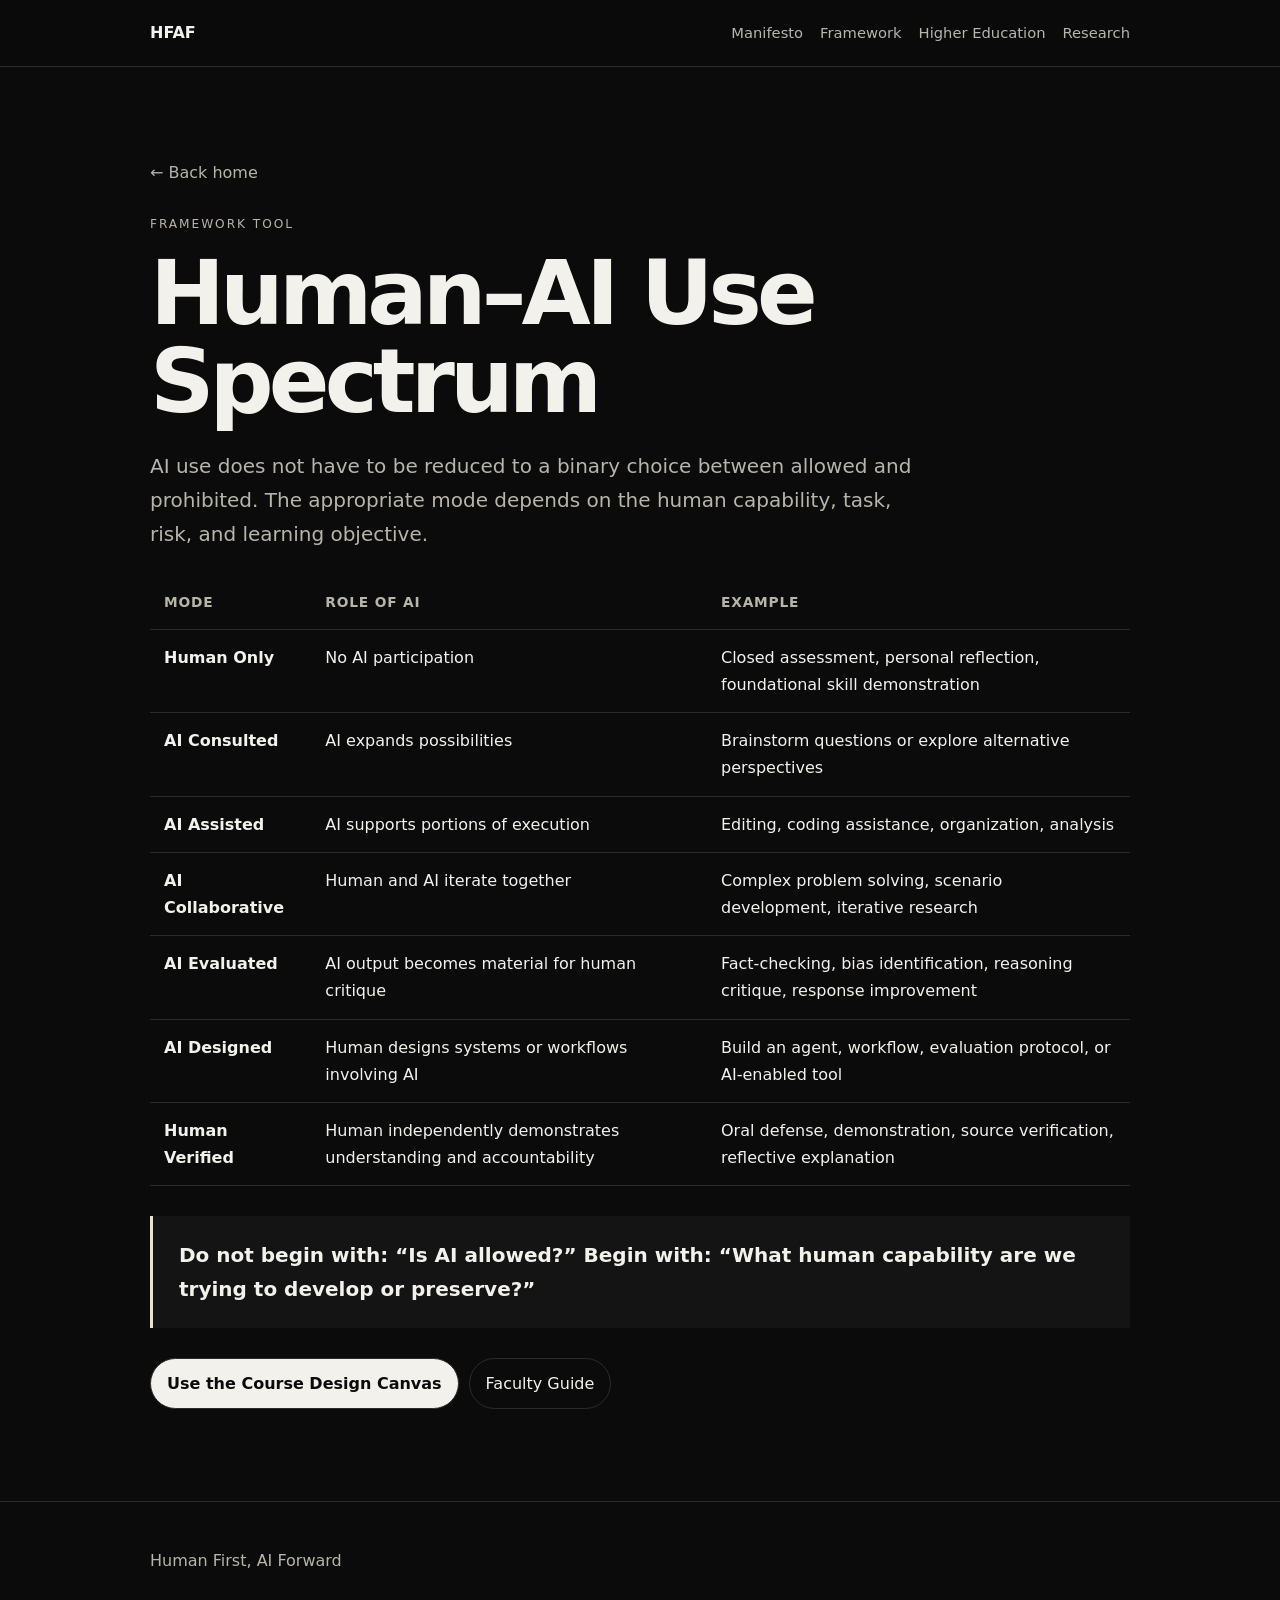
<file: docs/spectrum.html>
<!doctype html><html lang="en"><head><meta charset="utf-8"><meta name="viewport" content="width=device-width,initial-scale=1"><title>Human–AI Use Spectrum | HFAF</title><link rel="stylesheet" href="styles.css"></head><body><nav><div class="wrap"><a class="brand" href="index.html">HFAF</a><div class="navlinks"><a href="manifesto.html">Manifesto</a><a href="framework.html">Framework</a><a href="faculty-guide.html">Higher Education</a><a href="research.html">Research</a></div></div></nav><main class="page"><div class="wrap"><a class="back" href="index.html">← Back home</a><div class="eyebrow">Framework Tool</div><h1>Human–AI Use Spectrum</h1><p class="lead">AI use does not have to be reduced to a binary choice between allowed and prohibited. The appropriate mode depends on the human capability, task, risk, and learning objective.</p><div class="table-wrap"><table><thead><tr><th>Mode</th><th>Role of AI</th><th>Example</th></tr></thead><tbody><tr><td><strong>Human Only</strong></td><td>No AI participation</td><td>Closed assessment, personal reflection, foundational skill demonstration</td></tr><tr><td><strong>AI Consulted</strong></td><td>AI expands possibilities</td><td>Brainstorm questions or explore alternative perspectives</td></tr><tr><td><strong>AI Assisted</strong></td><td>AI supports portions of execution</td><td>Editing, coding assistance, organization, analysis</td></tr><tr><td><strong>AI Collaborative</strong></td><td>Human and AI iterate together</td><td>Complex problem solving, scenario development, iterative research</td></tr><tr><td><strong>AI Evaluated</strong></td><td>AI output becomes material for human critique</td><td>Fact-checking, bias identification, reasoning critique, response improvement</td></tr><tr><td><strong>AI Designed</strong></td><td>Human designs systems or workflows involving AI</td><td>Build an agent, workflow, evaluation protocol, or AI-enabled tool</td></tr><tr><td><strong>Human Verified</strong></td><td>Human independently demonstrates understanding and accountability</td><td>Oral defense, demonstration, source verification, reflective explanation</td></tr></tbody></table></div><div class="quote"><strong>Do not begin with: “Is AI allowed?” Begin with: “What human capability are we trying to develop or preserve?”</strong></div><div class="actions"><a class="btn primary" href="course-design-canvas.html">Use the Course Design Canvas</a><a class="btn" href="faculty-guide.html">Faculty Guide</a></div></div></main><footer><div class="wrap">Human First, AI Forward</div></footer></body></html>
</file>
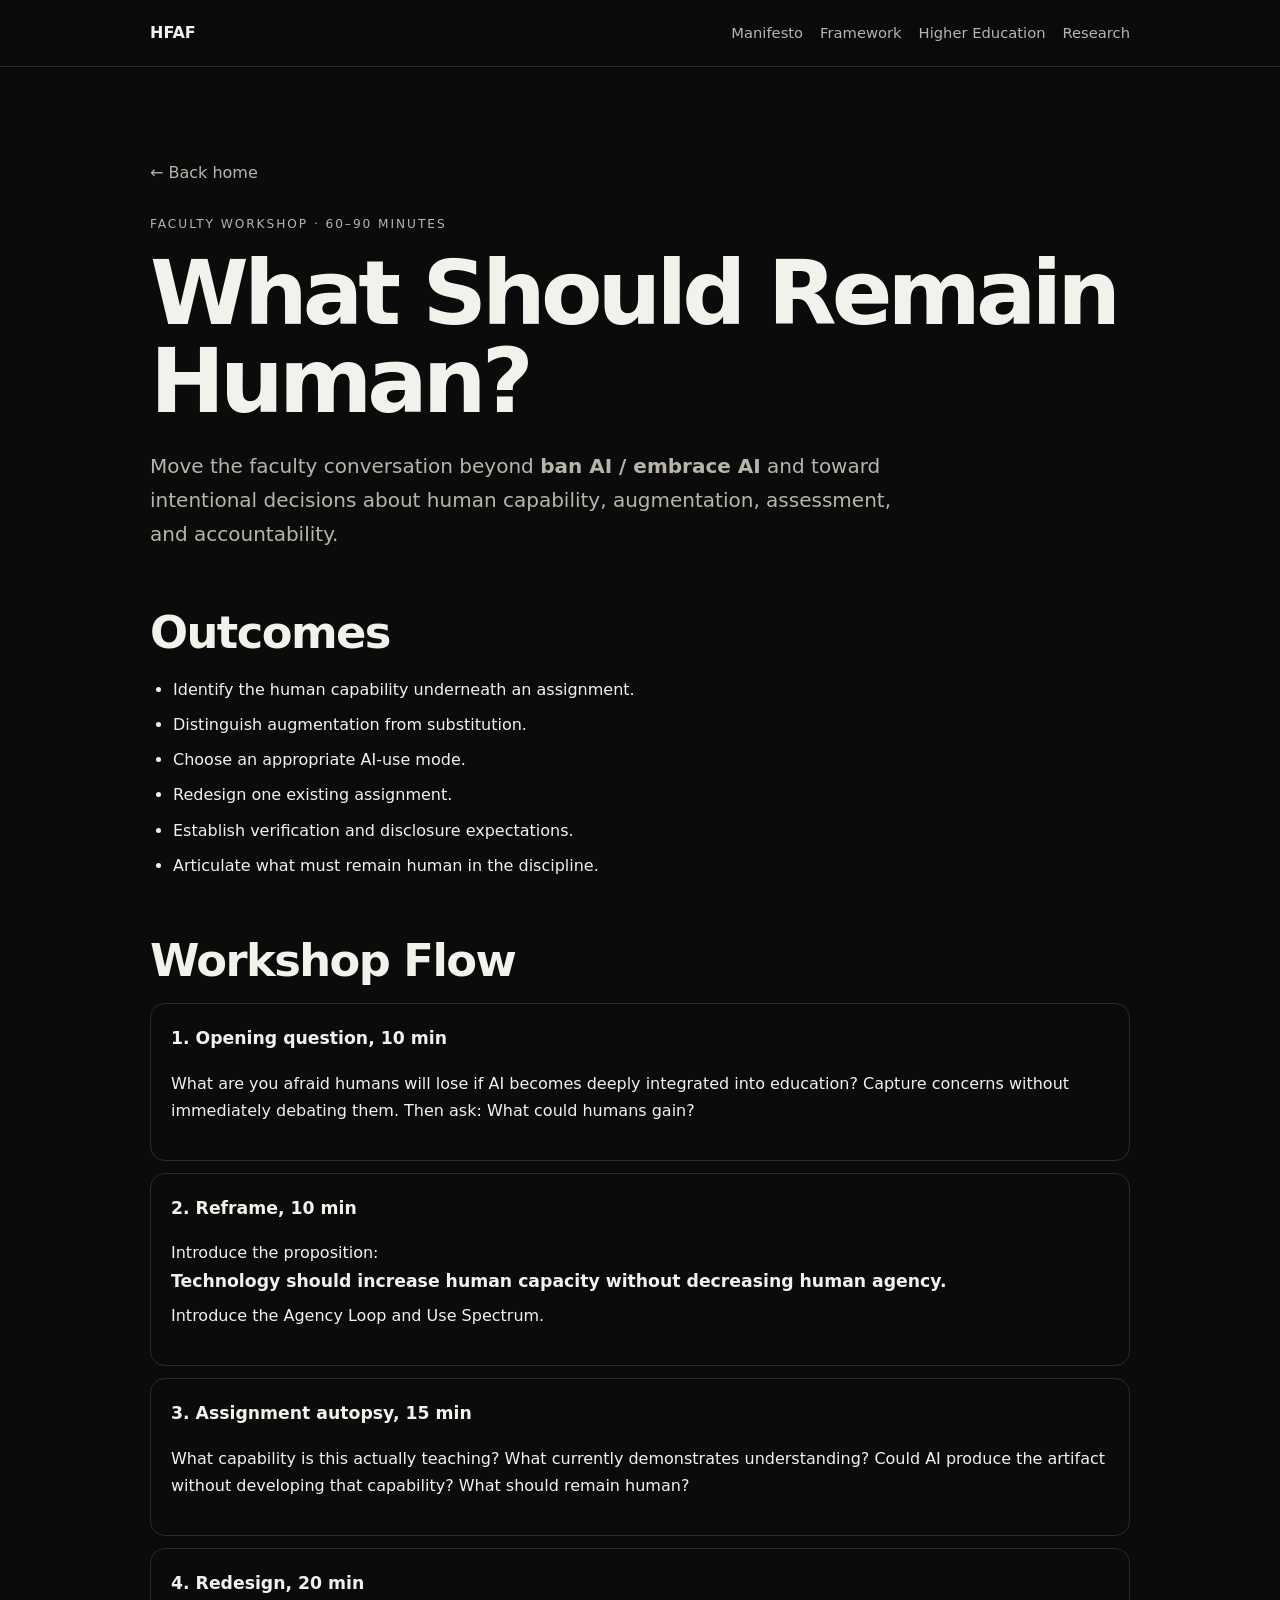
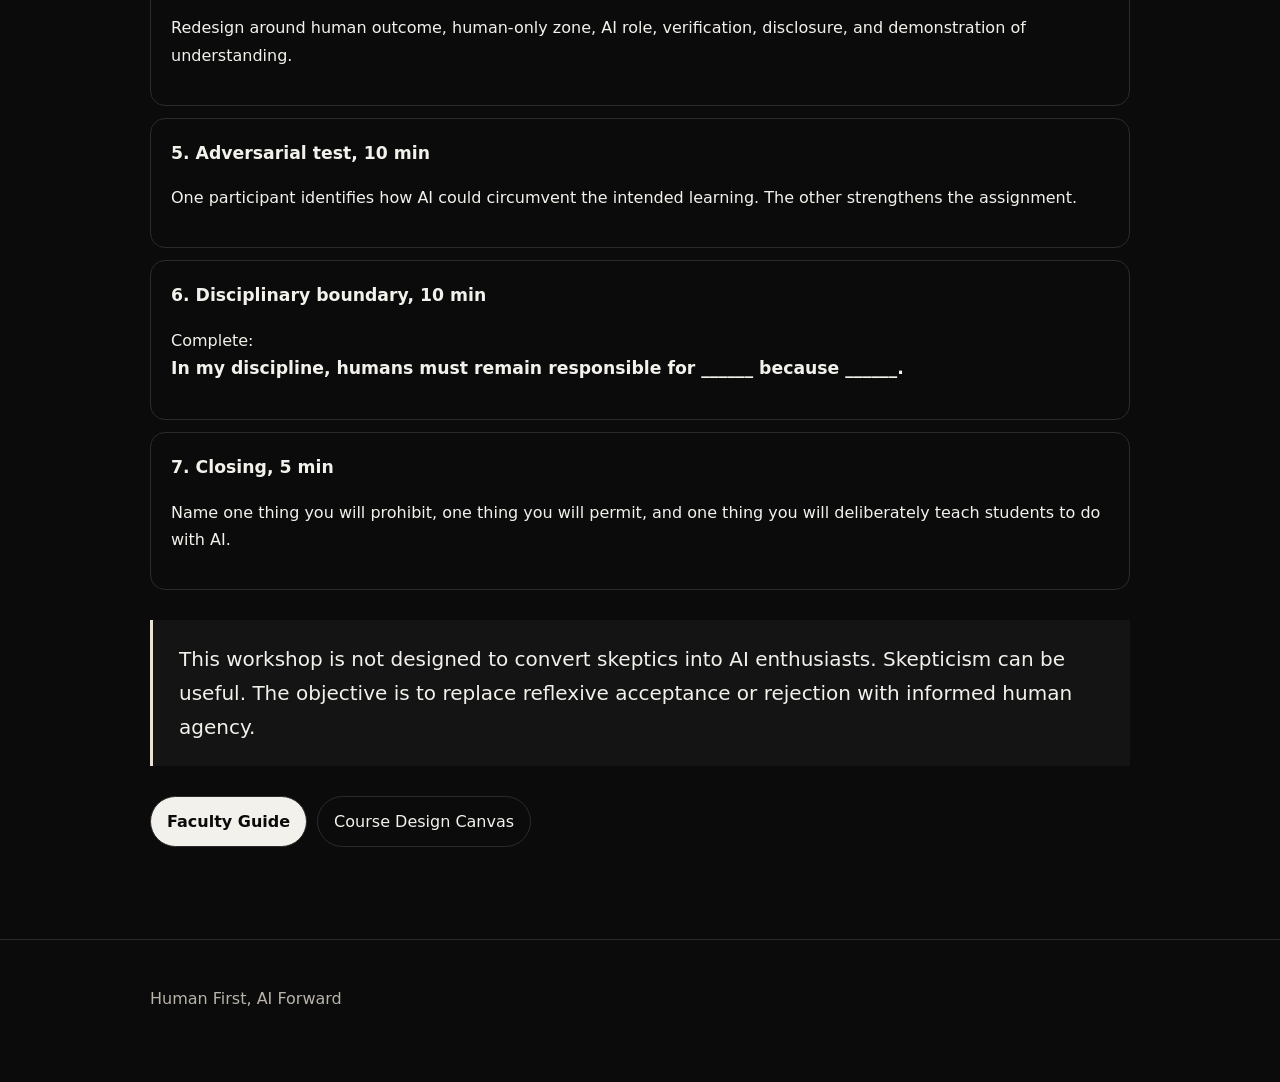
<file: docs/workshop.html>
<!doctype html><html lang="en"><head><meta charset="utf-8"><meta name="viewport" content="width=device-width,initial-scale=1"><title>What Should Remain Human? | HFAF</title><link rel="stylesheet" href="styles.css"></head><body><nav><div class="wrap"><a class="brand" href="index.html">HFAF</a><div class="navlinks"><a href="manifesto.html">Manifesto</a><a href="framework.html">Framework</a><a href="faculty-guide.html">Higher Education</a><a href="research.html">Research</a></div></div></nav><main class="page"><div class="wrap"><a class="back" href="index.html">← Back home</a><div class="eyebrow">Faculty Workshop · 60–90 Minutes</div><h1>What Should Remain Human?</h1><p class="lead">Move the faculty conversation beyond <strong>ban AI / embrace AI</strong> and toward intentional decisions about human capability, augmentation, assessment, and accountability.</p><h2>Outcomes</h2><ul><li>Identify the human capability underneath an assignment.</li><li>Distinguish augmentation from substitution.</li><li>Choose an appropriate AI-use mode.</li><li>Redesign one existing assignment.</li><li>Establish verification and disclosure expectations.</li><li>Articulate what must remain human in the discipline.</li></ul><h2>Workshop Flow</h2><div class="steps"><div class="step"><strong>1. Opening question, 10 min</strong><p>What are you afraid humans will lose if AI becomes deeply integrated into education? Capture concerns without immediately debating them. Then ask: What could humans gain?</p></div><div class="step"><strong>2. Reframe, 10 min</strong><p>Introduce the proposition: <strong>Technology should increase human capacity without decreasing human agency.</strong> Introduce the Agency Loop and Use Spectrum.</p></div><div class="step"><strong>3. Assignment autopsy, 15 min</strong><p>What capability is this actually teaching? What currently demonstrates understanding? Could AI produce the artifact without developing that capability? What should remain human?</p></div><div class="step"><strong>4. Redesign, 20 min</strong><p>Redesign around human outcome, human-only zone, AI role, verification, disclosure, and demonstration of understanding.</p></div><div class="step"><strong>5. Adversarial test, 10 min</strong><p>One participant identifies how AI could circumvent the intended learning. The other strengthens the assignment.</p></div><div class="step"><strong>6. Disciplinary boundary, 10 min</strong><p>Complete: <strong>In my discipline, humans must remain responsible for ______ because ______.</strong></p></div><div class="step"><strong>7. Closing, 5 min</strong><p>Name one thing you will prohibit, one thing you will permit, and one thing you will deliberately teach students to do with AI.</p></div></div><div class="quote">This workshop is not designed to convert skeptics into AI enthusiasts. Skepticism can be useful. The objective is to replace reflexive acceptance or rejection with informed human agency.</div><div class="actions"><a class="btn primary" href="faculty-guide.html">Faculty Guide</a><a class="btn" href="course-design-canvas.html">Course Design Canvas</a></div></div></main><footer><div class="wrap">Human First, AI Forward</div></footer></body></html>
</file>
<file: docs/styles.css>
:root{--bg:#0b0b0b;--panel:#141414;--text:#f3f1eb;--muted:#b8b4aa;--line:#2b2b2b;--accent:#e7e2d5;--max:980px}*{box-sizing:border-box}html{scroll-behavior:smooth}body{margin:0;font-family:Inter,ui-sans-serif,system-ui,-apple-system,BlinkMacSystemFont,"Segoe UI",sans-serif;background:var(--bg);color:var(--text);line-height:1.7}a{color:inherit}.wrap{width:min(var(--max),calc(100% - 40px));margin:0 auto}nav{position:sticky;top:0;z-index:20;background:rgba(11,11,11,.94);border-bottom:1px solid var(--line);backdrop-filter:blur(12px)}nav .wrap{display:flex;align-items:center;justify-content:space-between;gap:20px;min-height:66px}.brand{font-weight:800;text-decoration:none}.navlinks{display:flex;flex-wrap:wrap;gap:17px;font-size:.92rem;color:var(--muted)}.navlinks a{text-decoration:none}.page{padding:92px 0}.eyebrow{text-transform:uppercase;letter-spacing:.16em;font-size:.76rem;color:var(--muted)}h1{font-size:clamp(2.8rem,7vw,5.6rem);line-height:.98;letter-spacing:-.055em;margin:15px 0 24px}h2{font-size:clamp(1.7rem,3.5vw,2.8rem);line-height:1.08;letter-spacing:-.035em;margin:58px 0 18px}h3{font-size:1.25rem;margin:32px 0 10px}.lead{font-size:1.25rem;color:var(--muted);max-width:780px}.quote{border-left:3px solid var(--accent);background:var(--panel);padding:22px 26px;margin:30px 0;font-size:1.25rem}.card{background:var(--panel);border:1px solid var(--line);border-radius:16px;padding:22px;margin:14px 0}.grid{display:grid;grid-template-columns:repeat(2,1fr);gap:14px}.steps{display:grid;gap:12px}.step{border:1px solid var(--line);border-radius:15px;padding:20px}.step strong{display:block;font-size:1.08rem;margin-bottom:6px}.muted{color:var(--muted)}ul,ol{padding-left:23px}li{margin:8px 0}.table-wrap{overflow-x:auto;margin:26px 0}table{width:100%;border-collapse:collapse;min-width:700px}th,td{text-align:left;vertical-align:top;padding:14px;border-bottom:1px solid var(--line)}th{color:var(--muted);font-size:.86rem;text-transform:uppercase;letter-spacing:.06em}.actions{display:flex;flex-wrap:wrap;gap:10px;margin-top:30px}.btn{display:inline-block;text-decoration:none;border:1px solid var(--line);padding:11px 16px;border-radius:999px}.btn.primary{background:var(--text);color:var(--bg);font-weight:700}.source{padding:16px 0;border-bottom:1px solid var(--line)}.source a{word-break:break-word}.back{display:inline-block;margin-bottom:28px;color:var(--muted);text-decoration:none}footer{border-top:1px solid var(--line);padding:45px 0 70px;color:var(--muted)}@media(max-width:760px){.grid{grid-template-columns:1fr}.navlinks{display:none}.page{padding-top:65px}}
</file>
